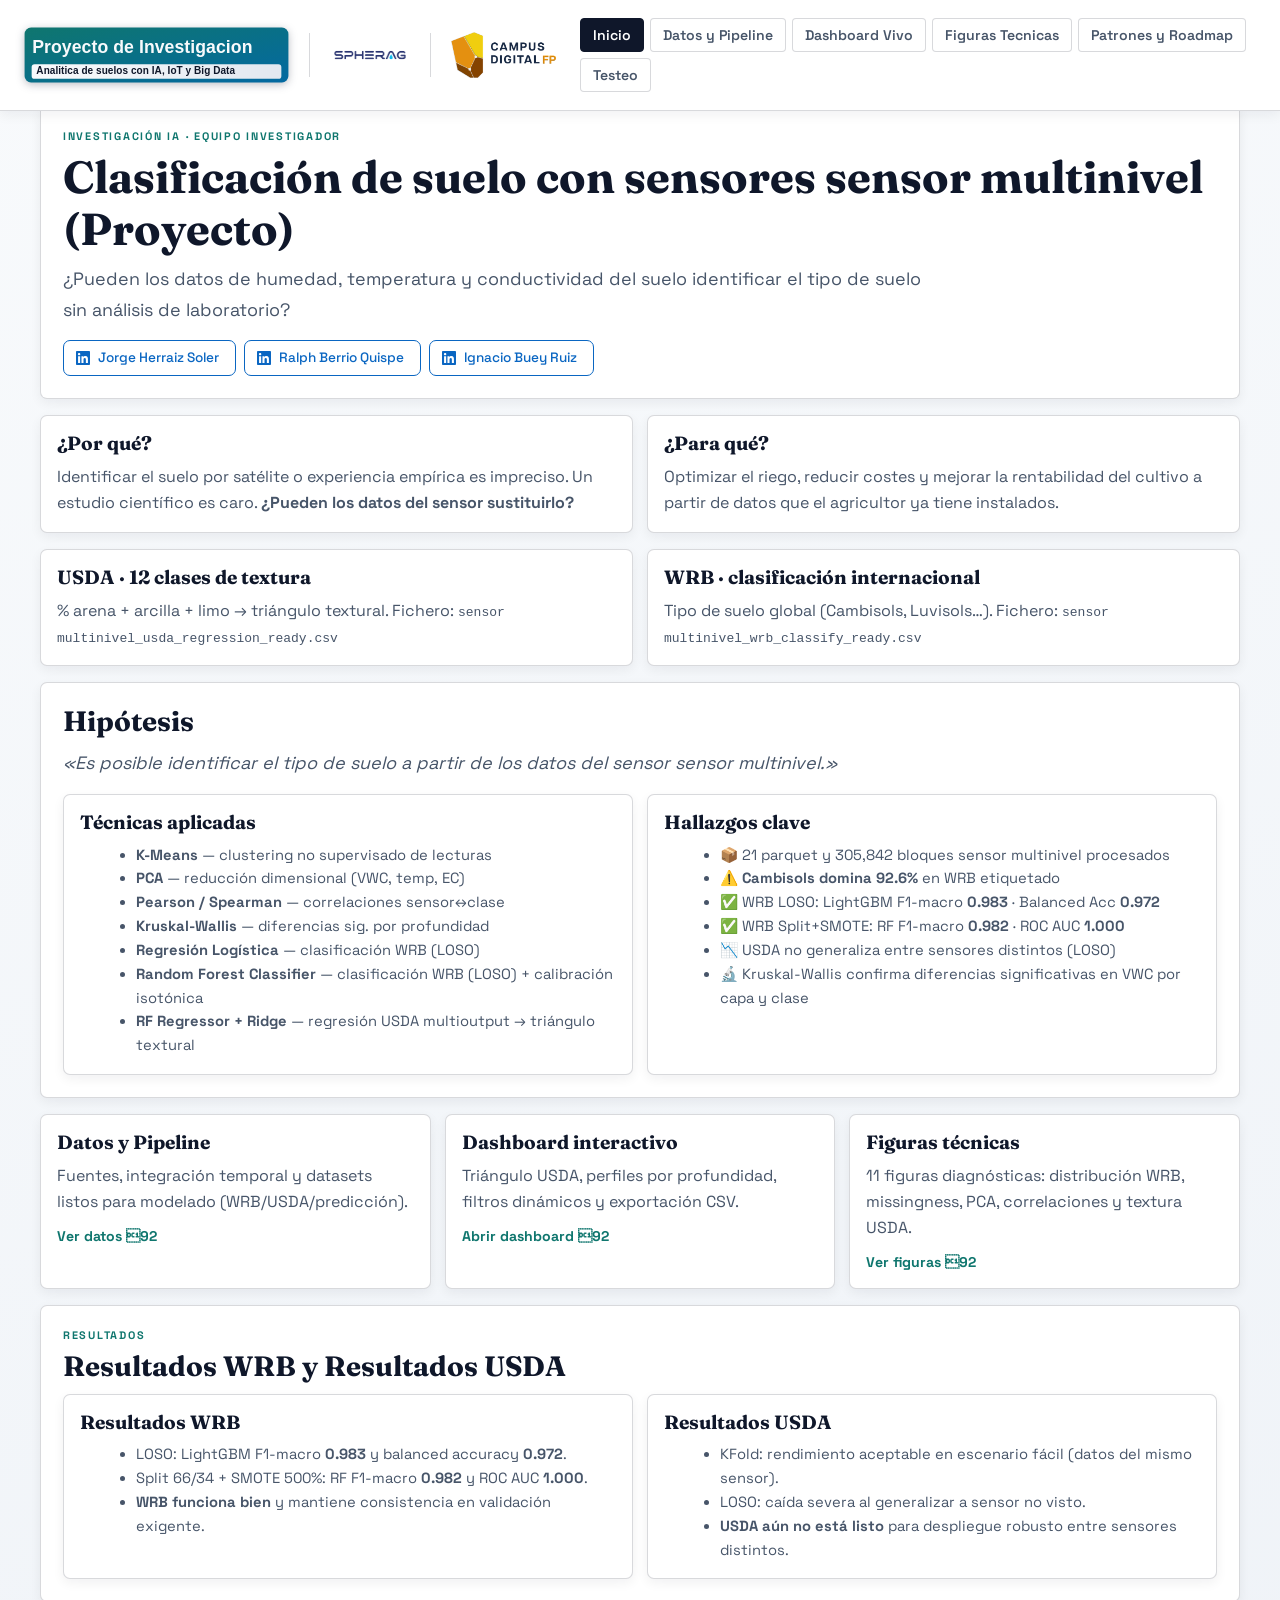
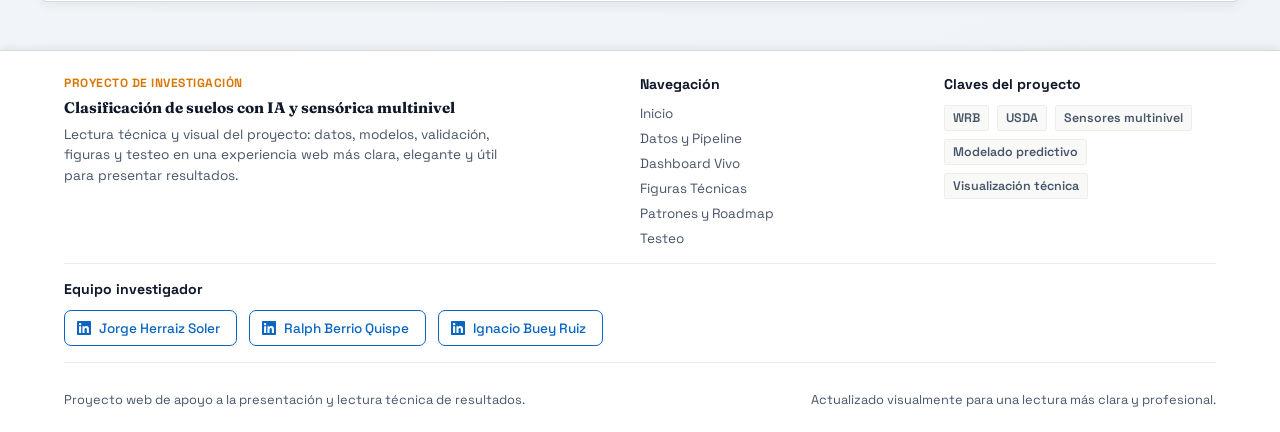
<file: index.html>
﻿<!DOCTYPE html>
<html lang="es">
<head>
  <meta charset="UTF-8" />
  <meta name="viewport" content="width=device-width, initial-scale=1.0" />
  <title>Clasificación de tipos de suelo · Proyecto</title>
  <link rel="preconnect" href="https://fonts.googleapis.com" />
  <link rel="preconnect" href="https://fonts.gstatic.com" crossorigin />
  <link href="https://fonts.googleapis.com/css2?family=Space+Grotesk:wght@400;500;700&family=Fraunces:opsz,wght@9..144,600;9..144,700&display=swap" rel="stylesheet" />
  <link rel="stylesheet" href="styles.css" />
</head>
<body>
  <header class="site-header">
    <div class="brand">
      <div class="brand-logos">
        <img src="logos/logo_proyecto.svg" alt="Proyecto de investigacion" class="logo-proyecto" />
        <span class="divider"></span>
        <img src="logos/logo_spherag.png" alt="Spherag" class="logo-spherag" />
        <span class="divider"></span>
        <img src="logos/logo_campus.png" alt="Campus Digital" class="logo-campus" />
      </div>
    </div>
    <nav class="page-nav">
      <a class="nav-link is-active" href="index.html">Inicio</a>
      <a class="nav-link" href="datos.html">Datos y Pipeline</a>
      <a class="nav-link" href="dashboard.html">Dashboard Vivo</a>
      <a class="nav-link" href="figuras.html">Figuras Tecnicas</a>
      <a class="nav-link" href="conclusiones.html">Patrones y Roadmap</a>
      <a class="nav-link" href="testeo.html">Testeo</a>
    </nav>
  </header>

  <main class="page-container">

    <section class="hero">
      <p class="kicker">Investigación IA · equipo investigador</p>
      <h1>Clasificación de suelo con sensores sensor multinivel (Proyecto)</h1>
      <p class="lead">¿Pueden los datos de humedad, temperatura y conductividad del suelo identificar el tipo de suelo sin análisis de laboratorio?</p>
      <div class="chip-row">
        <a class="chip chip-linkedin" href="https://www.linkedin.com/in/jorgeherraizsoler/" target="_blank" rel="noopener noreferrer">Jorge Herraiz Soler</a>
        <a class="chip chip-linkedin" href="https://www.linkedin.com/in/ralphberrio/" target="_blank" rel="noopener noreferrer">Ralph Berrio Quispe</a>
        <a class="chip chip-linkedin" href="https://www.linkedin.com/in/ignacio-buey-ruiz-a38708314/" target="_blank" rel="noopener noreferrer">Ignacio Buey Ruiz</a>
      </div>
    </section>

    <section class="grid two">
      <article class="card">
        <h3>¿Por qué?</h3>
        <p>Identificar el suelo por satélite o experiencia empírica es impreciso. Un estudio científico es caro. <strong>¿Pueden los datos del sensor sustituirlo?</strong></p>
      </article>
      <article class="card">
        <h3>¿Para qué?</h3>
        <p>Optimizar el riego, reducir costes y mejorar la rentabilidad del cultivo a partir de datos que el agricultor ya tiene instalados.</p>
      </article>
    </section>

    <section class="grid two">
      <article class="card">
        <h3>USDA · 12 clases de textura</h3>
        <p>% arena + arcilla + limo → triángulo textural. Fichero: <code>sensor multinivel_usda_regression_ready.csv</code></p>
      </article>
      <article class="card">
        <h3>WRB · clasificación internacional</h3>
        <p>Tipo de suelo global (Cambisols, Luvisols…). Fichero: <code>sensor multinivel_wrb_classify_ready.csv</code></p>
      </article>
    </section>

    <section class="content-block">
      <h2>Hipótesis</h2>
      <p class="lead" style="margin-bottom:16px;">
        <em>«Es posible identificar el tipo de suelo a partir de los datos del sensor sensor multinivel.»</em>
      </p>

      <div class="grid two" style="margin-top:12px;">
        <article class="card">
          <h3>Técnicas aplicadas</h3>
          <ul style="margin:8px 0 0 16px; line-height:2; font-size:0.92rem;">
            <li><strong>K-Means</strong> — clustering no supervisado de lecturas</li>
            <li><strong>PCA</strong> — reducción dimensional (VWC, temp, EC)</li>
            <li><strong>Pearson / Spearman</strong> — correlaciones sensor↔clase</li>
            <li><strong>Kruskal-Wallis</strong> — diferencias sig. por profundidad</li>
            <li><strong>Regresión Logística</strong> — clasificación WRB (LOSO)</li>
            <li><strong>Random Forest Classifier</strong> — clasificación WRB (LOSO) + calibración isotónica</li>
            <li><strong>RF Regressor + Ridge</strong> — regresión USDA multioutput → triángulo textural</li>
          </ul>
        </article>
        <article class="card">
          <h3>Hallazgos clave</h3>
          <ul style="margin:8px 0 0 16px; line-height:2; font-size:0.92rem;">
            <li>📦 21 parquet y 305,842 bloques sensor multinivel procesados</li>
            <li>⚠️ <strong>Cambisols domina 92.6%</strong> en WRB etiquetado</li>
            <li>✅ WRB LOSO: LightGBM F1-macro <strong>0.983</strong> · Balanced Acc <strong>0.972</strong></li>
            <li>✅ WRB Split+SMOTE: RF F1-macro <strong>0.982</strong> · ROC AUC <strong>1.000</strong></li>
            <li>📉 USDA no generaliza entre sensores distintos (LOSO)</li>
            <li>🔬 Kruskal-Wallis confirma diferencias significativas en VWC por capa y clase</li>
          </ul>
        </article>
      </div>
    </section>

    <section class="grid three">
      <article class="card">
        <h3>Datos y Pipeline</h3>
        <p>Fuentes, integración temporal y datasets listos para modelado (WRB/USDA/predicción).</p>
        <a class="action-link" href="datos.html">Ver datos</a>
      </article>
      <article class="card">
        <h3>Dashboard interactivo</h3>
        <p>Triángulo USDA, perfiles por profundidad, filtros dinámicos y exportación CSV.</p>
        <a class="action-link" href="dashboard.html">Abrir dashboard</a>
      </article>
      <article class="card">
        <h3>Figuras técnicas</h3>
        <p>11 figuras diagnósticas: distribución WRB, missingness, PCA, correlaciones y textura USDA.</p>
        <a class="action-link" href="figuras.html">Ver figuras</a>
      </article>
    </section>

    <section class="content-block">
      <p class="kicker">Resultados</p>
      <h2>Resultados WRB y Resultados USDA</h2>
      <div class="grid two" style="margin-top:12px;">
        <article class="card">
          <h3>Resultados WRB</h3>
          <ul style="margin:8px 0 0 16px; line-height:2; font-size:0.92rem;">
            <li>LOSO: LightGBM F1-macro <strong>0.983</strong> y balanced accuracy <strong>0.972</strong>.</li>
            <li>Split 66/34 + SMOTE 500%: RF F1-macro <strong>0.982</strong> y ROC AUC <strong>1.000</strong>.</li>
            <li><strong>WRB funciona bien</strong> y mantiene consistencia en validación exigente.</li>
          </ul>
        </article>
        <article class="card">
          <h3>Resultados USDA</h3>
          <ul style="margin:8px 0 0 16px; line-height:2; font-size:0.92rem;">
            <li>KFold: rendimiento aceptable en escenario fácil (datos del mismo sensor).</li>
            <li>LOSO: caída severa al generalizar a sensor no visto.</li>
            <li><strong>USDA aún no está listo</strong> para despliegue robusto entre sensores distintos.</li>
          </ul>
        </article>
      </div>
    </section>

  </main>
  <script src="site-effects.js"></script>
</body>
</html>
</file>
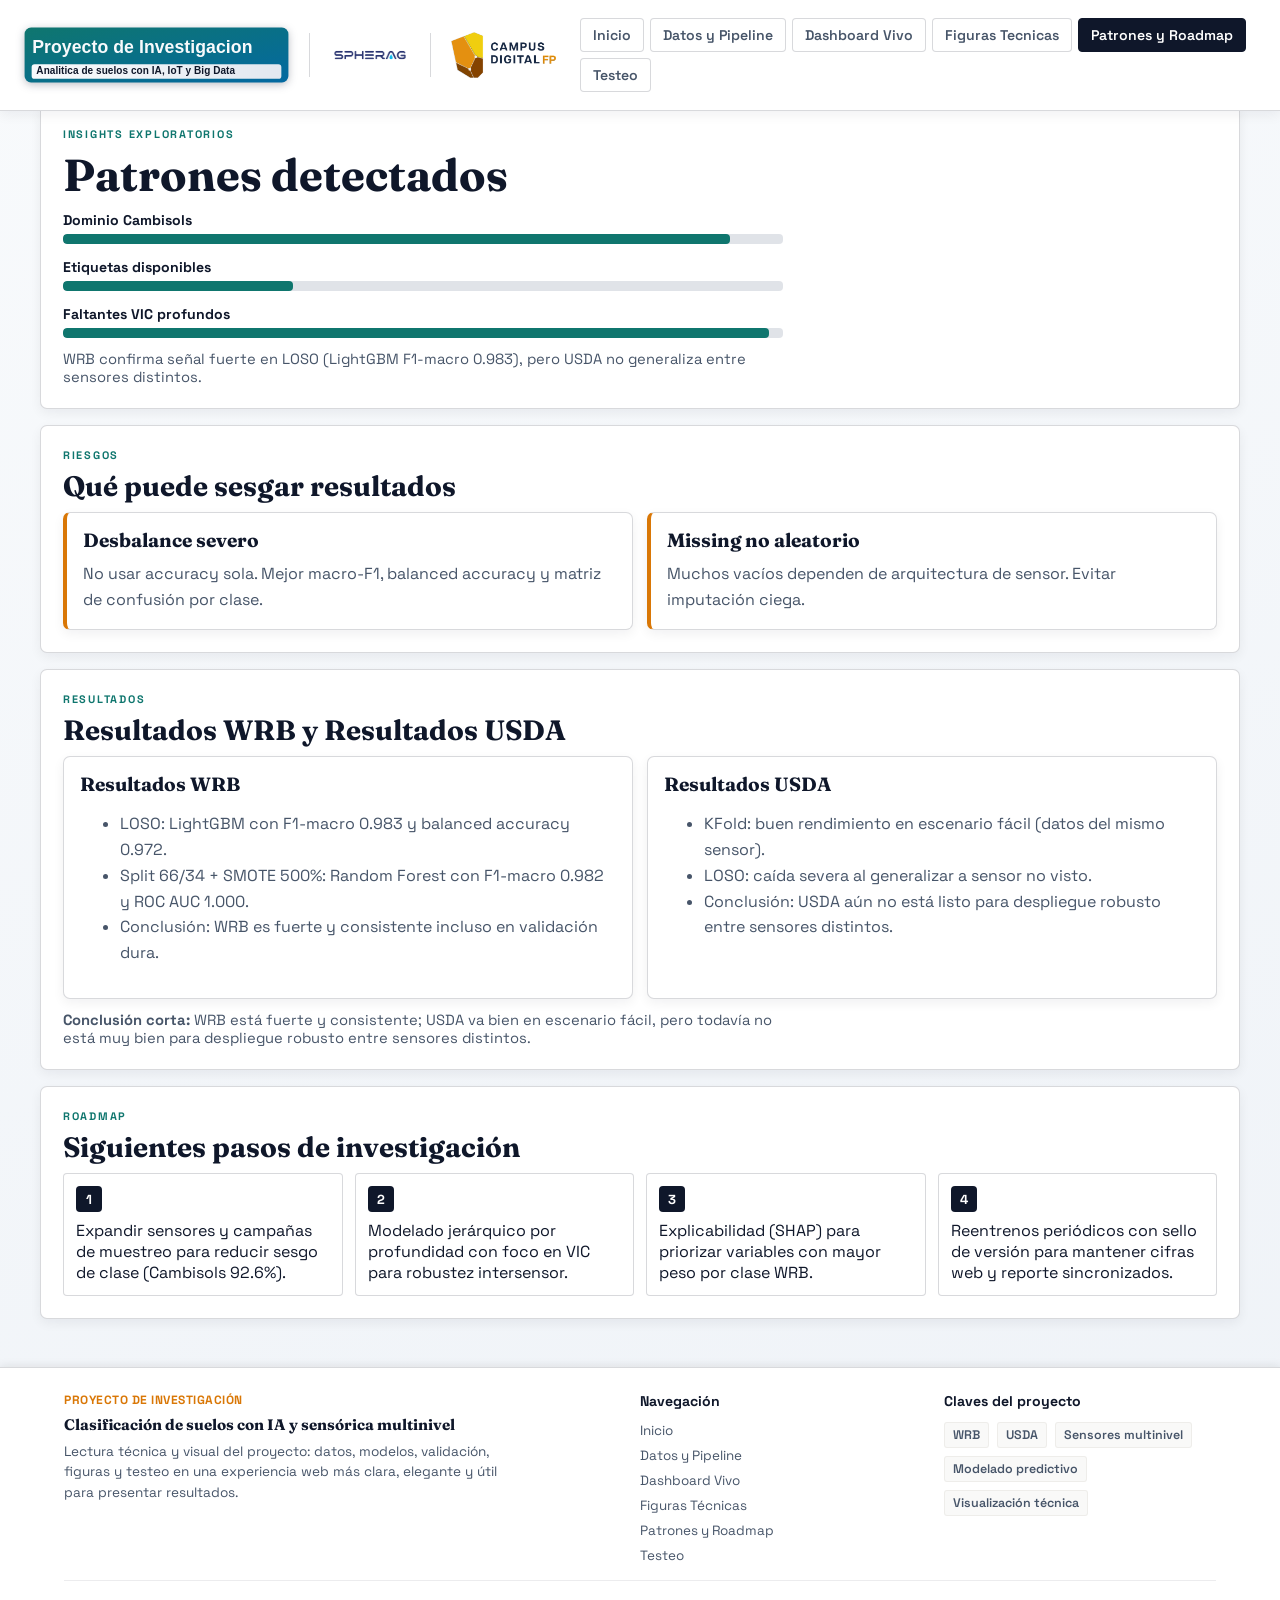
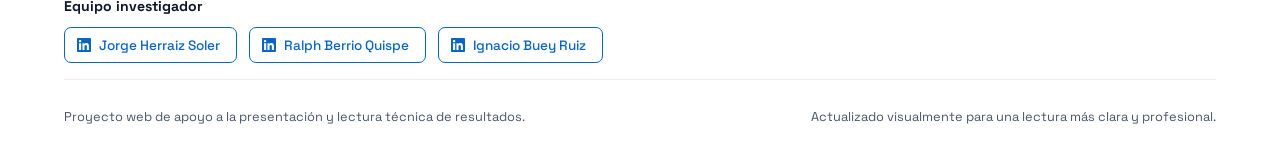
<file: conclusiones.html>
﻿<!DOCTYPE html>
<html lang="es">
<head>
  <meta charset="UTF-8" />
  <meta name="viewport" content="width=device-width, initial-scale=1.0" />
  <title>Presentacion sensor multinivel - Patrones y Roadmap</title>
  <link rel="preconnect" href="https://fonts.googleapis.com" />
  <link rel="preconnect" href="https://fonts.gstatic.com" crossorigin />
  <link href="https://fonts.googleapis.com/css2?family=Space+Grotesk:wght@400;500;700&family=Fraunces:opsz,wght@9..144,600;9..144,700&display=swap" rel="stylesheet" />
  <link rel="stylesheet" href="styles.css" />
</head>
<body>
  <header class="site-header">
    <div class="brand">
      <div class="brand-logos">
        <img src="logos/logo_proyecto.svg" alt="Proyecto de investigacion" class="logo-proyecto" />
        <span class="divider"></span>
        <img src="logos/logo_spherag.png" alt="Spherag" class="logo-spherag" />
        <span class="divider"></span>
        <img src="logos/logo_campus.png" alt="Campus Digital" class="logo-campus" />
      </div>
    </div>
    <nav class="page-nav">
      <a class="nav-link" href="index.html">Inicio</a>
      <a class="nav-link" href="datos.html">Datos y Pipeline</a>
      <a class="nav-link" href="dashboard.html">Dashboard Vivo</a>
      <a class="nav-link" href="figuras.html">Figuras Tecnicas</a>
      <a class="nav-link is-active" href="conclusiones.html">Patrones y Roadmap</a>
      <a class="nav-link" href="testeo.html">Testeo</a>
    </nav>
  </header>

  <main class="page-container">
    <section class="content-block">
      <p class="kicker">Insights exploratorios</p>
      <h1>Patrones detectados</h1>
      <div class="bars">
        <div class="bar-row"><span>Dominio Cambisols</span><div class="bar"><i style="width: 92.6%;"></i></div></div>
        <div class="bar-row"><span>Etiquetas disponibles</span><div class="bar"><i style="width: 32%;"></i></div></div>
        <div class="bar-row"><span>Faltantes VIC profundos</span><div class="bar"><i style="width: 98%;"></i></div></div>
      </div>
      <p class="note">WRB confirma señal fuerte en LOSO (LightGBM F1-macro 0.983), pero USDA no generaliza entre sensores distintos.</p>
    </section>

    <section class="content-block">
      <p class="kicker">Riesgos</p>
      <h2>Qué puede sesgar resultados</h2>
      <div class="grid two">
        <article class="card warn">
          <h3>Desbalance severo</h3>
          <p>No usar accuracy sola. Mejor macro-F1, balanced accuracy y matriz de confusión por clase.</p>
        </article>
        <article class="card warn">
          <h3>Missing no aleatorio</h3>
          <p>Muchos vacíos dependen de arquitectura de sensor. Evitar imputación ciega.</p>
        </article>
      </div>
    </section>

    <section class="content-block">
      <p class="kicker">Resultados</p>
      <h2>Resultados WRB y Resultados USDA</h2>
      <div class="grid two">
        <article class="card">
          <h3>Resultados WRB</h3>
          <ul>
            <li>LOSO: LightGBM con F1-macro 0.983 y balanced accuracy 0.972.</li>
            <li>Split 66/34 + SMOTE 500%: Random Forest con F1-macro 0.982 y ROC AUC 1.000.</li>
            <li>Conclusión: WRB es fuerte y consistente incluso en validación dura.</li>
          </ul>
        </article>
        <article class="card">
          <h3>Resultados USDA</h3>
          <ul>
            <li>KFold: buen rendimiento en escenario fácil (datos del mismo sensor).</li>
            <li>LOSO: caída severa al generalizar a sensor no visto.</li>
            <li>Conclusión: USDA aún no está listo para despliegue robusto entre sensores distintos.</li>
          </ul>
        </article>
      </div>
      <p class="note"><strong>Conclusión corta:</strong> WRB está fuerte y consistente; USDA va bien en escenario fácil, pero todavía no está muy bien para despliegue robusto entre sensores distintos.</p>
    </section>

    <section class="content-block">
      <p class="kicker">Roadmap</p>
      <h2>Siguientes pasos de investigación</h2>
      <div class="timeline">
        <div class="milestone"><b>1</b><p>Expandir sensores y campañas de muestreo para reducir sesgo de clase (Cambisols 92.6%).</p></div>
        <div class="milestone"><b>2</b><p>Modelado jerárquico por profundidad con foco en VIC para robustez intersensor.</p></div>
        <div class="milestone"><b>3</b><p>Explicabilidad (SHAP) para priorizar variables con mayor peso por clase WRB.</p></div>
        <div class="milestone"><b>4</b><p>Reentrenos periódicos con sello de versión para mantener cifras web y reporte sincronizados.</p></div>
      </div>
    </section>
  </main>
  <script src="site-effects.js"></script>
</body>
</html>
</file>
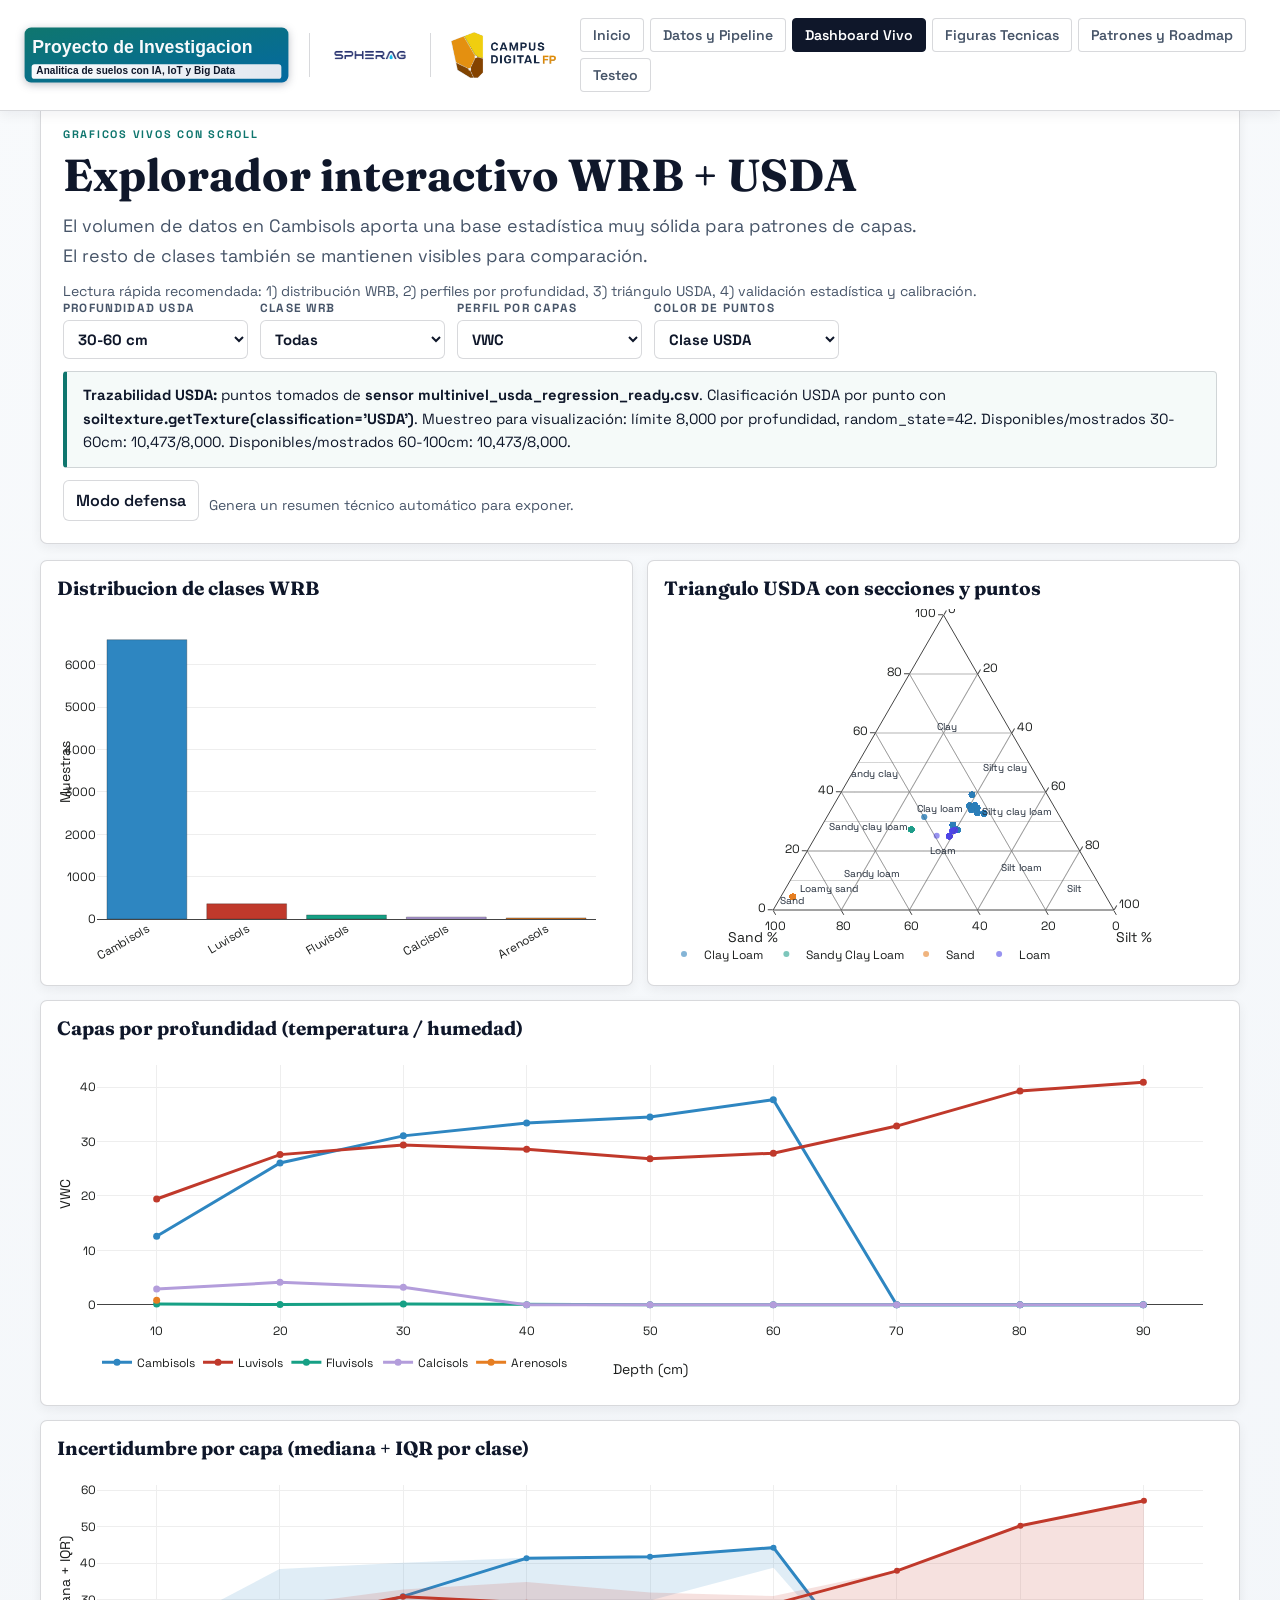
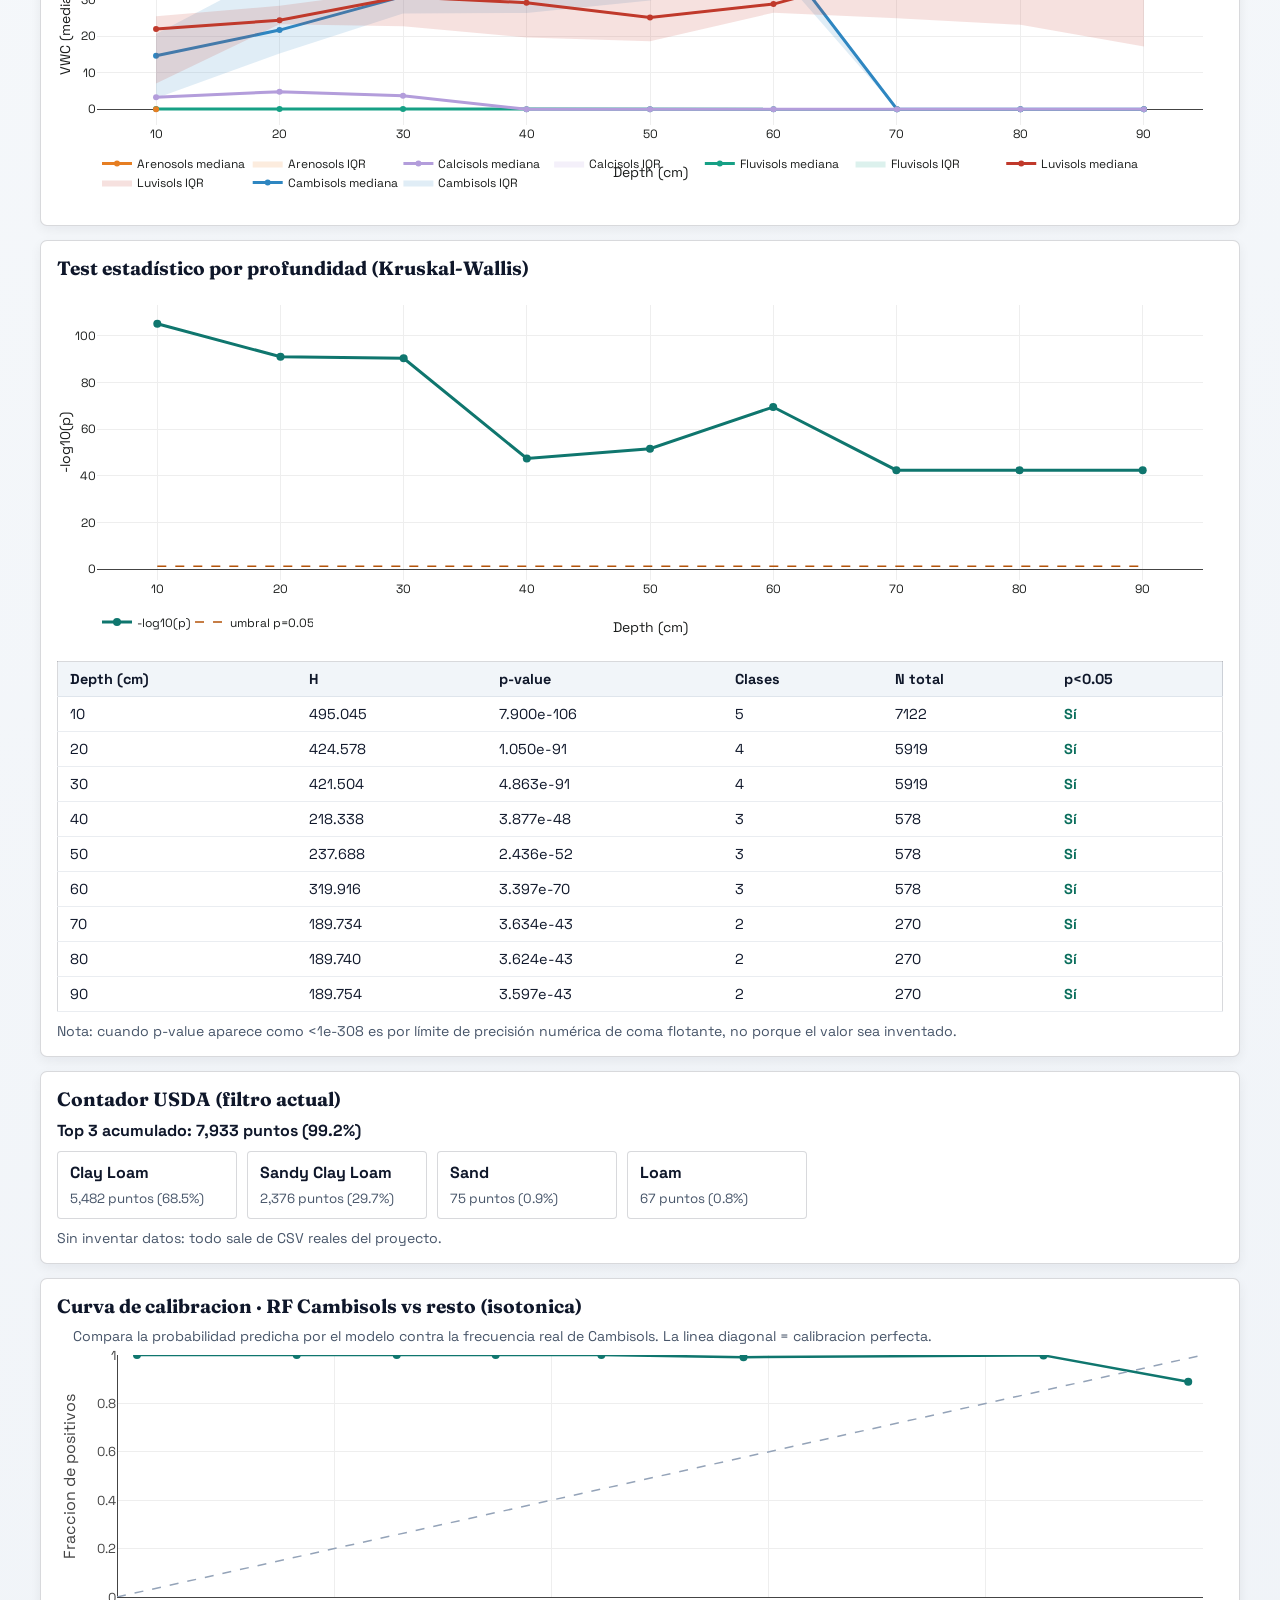
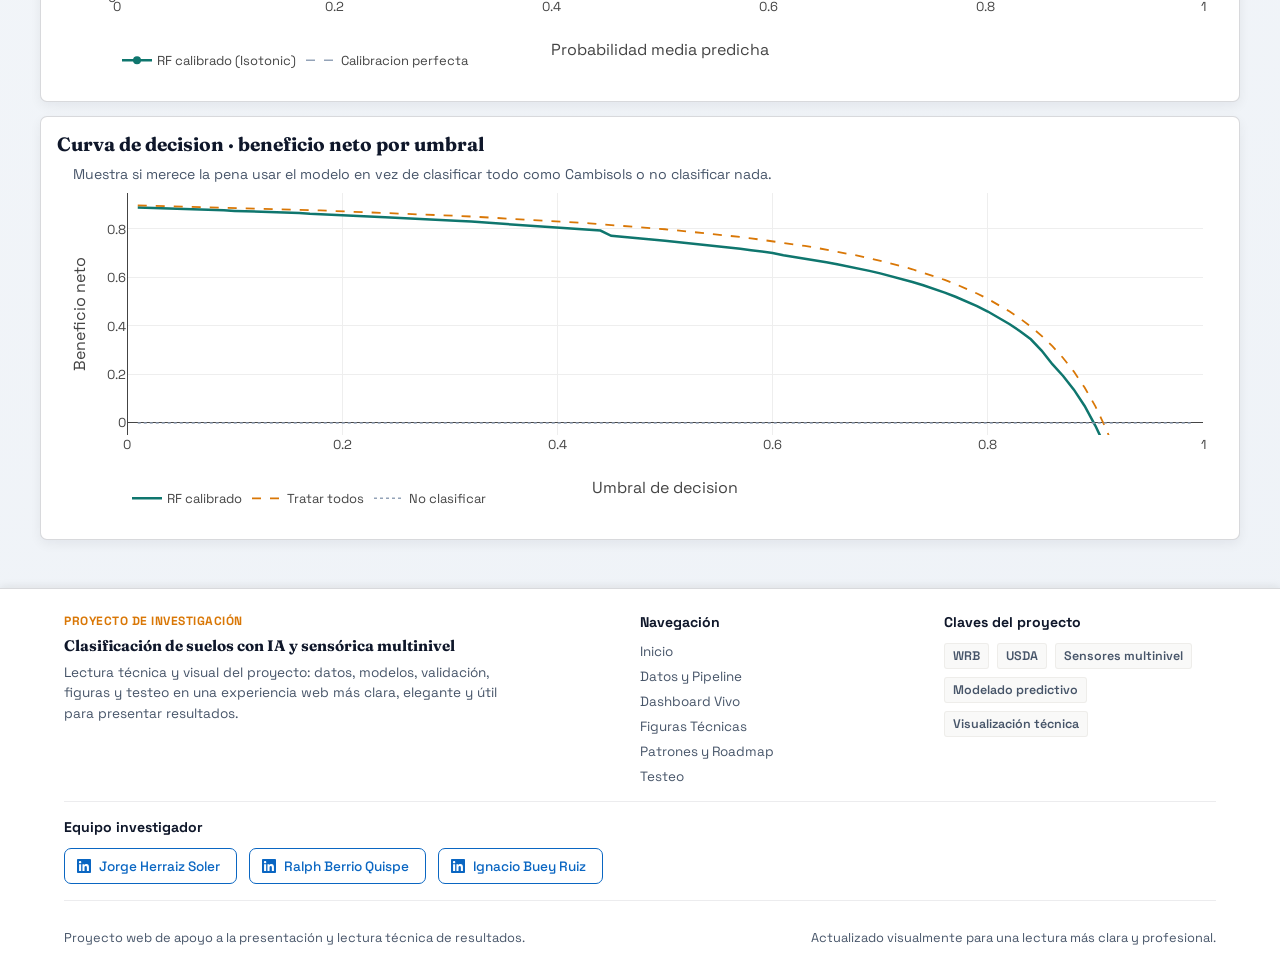
<file: dashboard.html>
﻿<!DOCTYPE html>
<html lang="es">
<head>
  <meta charset="UTF-8" />
  <meta name="viewport" content="width=device-width, initial-scale=1.0" />
  <title>Presentacion sensor multinivel - Dashboard Vivo</title>
  <link rel="preconnect" href="https://fonts.googleapis.com" />
  <link rel="preconnect" href="https://fonts.gstatic.com" crossorigin />
  <link href="https://fonts.googleapis.com/css2?family=Space+Grotesk:wght@400;500;700&family=Fraunces:opsz,wght@9..144,600;9..144,700&display=swap" rel="stylesheet" />
  <link rel="stylesheet" href="styles.css" />
  <script src="https://cdn.plot.ly/plotly-2.35.2.min.js"></script>
</head>
<body>
  <header class="site-header">
    <div class="brand">
      <div class="brand-logos">
        <img src="logos/logo_proyecto.svg" alt="Proyecto de investigacion" class="logo-proyecto" />
        <span class="divider"></span>
        <img src="logos/logo_spherag.png" alt="Spherag" class="logo-spherag" />
        <span class="divider"></span>
        <img src="logos/logo_campus.png" alt="Campus Digital" class="logo-campus" />
      </div>
    </div>
    <nav class="page-nav">
      <a class="nav-link" href="index.html">Inicio</a>
      <a class="nav-link" href="datos.html">Datos y Pipeline</a>
      <a class="nav-link is-active" href="dashboard.html">Dashboard Vivo</a>
      <a class="nav-link" href="figuras.html">Figuras Tecnicas</a>
      <a class="nav-link" href="conclusiones.html">Patrones y Roadmap</a>
      <a class="nav-link" href="testeo.html">Testeo</a>
    </nav>
  </header>

  <main class="page-container">
    <section class="content-block">
      <p class="kicker">Graficos vivos con scroll</p>
      <h1>Explorador interactivo WRB + USDA</h1>
      <p class="lead">El volumen de datos en Cambisols aporta una base estadística muy sólida para patrones de capas. El resto de clases también se mantienen visibles para comparación.</p>
      <p class="counter-note">Lectura rápida recomendada: 1) distribución WRB, 2) perfiles por profundidad, 3) triángulo USDA, 4) validación estadística y calibración.</p>

      <div class="live-controls">
        <label>
          Profundidad USDA
          <select id="depthSelect">
            <option value="depth_30_60">30-60 cm</option>
            <option value="depth_60_100">60-100 cm</option>
          </select>
        </label>
        <label>
          Clase WRB
          <select id="classSelect">
            <option value="All">Todas</option>
          </select>
        </label>
        <label>
          Perfil por capas
          <select id="signalSelect">
            <option value="vwc">VWC</option>
            <option value="temp">TEMP</option>
          </select>
        </label>
        <label>
          Color de puntos
          <select id="colorModeSelect">
            <option value="usda" selected>Clase USDA</option>
            <option value="wrb">Clase WRB</option>
          </select>
        </label>
      </div>

      <div id="provenanceBox" class="provenance-box"></div>

      <div class="defense-tools">
        <button id="defenseModeBtn" class="ctrl" type="button">Modo defensa</button>
        <p class="counter-note">Genera un resumen técnico automático para exponer.</p>
      </div>
      <article id="defenseCard" class="defense-card" hidden>
        <h3>Resumen para defensa</h3>
        <div id="defenseContent"></div>
      </article>
    </section>

    <section class="chart-grid">
      <article class="chart-card">
        <h3>Distribucion de clases WRB</h3>
        <div id="wrbChart" class="chart"></div>
      </article>

      <article class="chart-card">
        <h3>Triangulo USDA con secciones y puntos</h3>
        <div id="usdaChart" class="chart"></div>
      </article>

      <article class="chart-card full">
        <h3>Capas por profundidad (temperatura / humedad)</h3>
        <div id="profileChart" class="chart wide"></div>
      </article>

      <article class="chart-card full">
        <h3>Incertidumbre por capa (mediana + IQR por clase)</h3>
        <div id="uncertaintyChart" class="chart wide"></div>
      </article>

      <article class="chart-card full">
        <h3>Test estadístico por profundidad (Kruskal-Wallis)</h3>
        <div id="kruskalChart" class="chart"></div>
        <div id="kruskalPanel" class="stats-panel"></div>
      </article>

      <article class="chart-card full">
        <h3>Contador USDA (filtro actual)</h3>
        <div class="counter-tools">
          <p id="top3Summary" class="counter-summary">Top 3 acumulado: -</p>
        </div>
        <div id="usdaClassCounter" class="class-counter"></div>
        <p class="counter-note">Sin inventar datos: todo sale de CSV reales del proyecto.</p>
      </article>

      <article class="chart-card full">
        <h3>Curva de calibracion · RF Cambisols vs resto (isotonica)</h3>
        <p style="color:var(--muted); font-size:0.88rem; margin:6px 16px 0;">Compara la probabilidad predicha por el modelo contra la frecuencia real de Cambisols. La linea diagonal = calibracion perfecta.</p>
        <div id="calibrationChart" class="chart wide"></div>
      </article>

      <article class="chart-card full">
        <h3>Curva de decision · beneficio neto por umbral</h3>
        <p style="color:var(--muted); font-size:0.88rem; margin:6px 16px 0;">Muestra si merece la pena usar el modelo en vez de clasificar todo como Cambisols o no clasificar nada.</p>
        <div id="decisionChart" class="chart wide"></div>
      </article>

    </section>
  </main>

  <script src="presentation_data.js"></script>
  <script src="dashboard.js"></script>
  <script>
  (function() {
    var data = {"calibration":{"mean_pred":[0.0184,0.1655,0.2576,0.3487,0.4460,0.5769,0.8531,0.9864],"frac_pos":[1.0,1.0,1.0,1.0,1.0,0.9912,0.9984,0.8895]},"decision":{"thresholds":[0.01,0.02,0.03,0.04,0.05,0.06,0.07,0.08,0.09,0.10,0.11,0.12,0.13,0.14,0.15,0.16,0.17,0.18,0.19,0.20,0.21,0.22,0.23,0.24,0.25,0.26,0.27,0.28,0.29,0.30,0.31,0.32,0.33,0.34,0.35,0.36,0.37,0.38,0.39,0.40,0.41,0.42,0.43,0.44,0.45,0.46,0.47,0.48,0.49,0.50,0.51,0.52,0.53,0.54,0.55,0.56,0.57,0.58,0.59,0.60,0.61,0.62,0.63,0.64,0.65,0.66,0.67,0.68,0.69,0.70,0.71,0.72,0.73,0.74,0.75,0.76,0.77,0.78,0.79,0.80,0.81,0.82,0.83,0.84,0.85,0.86,0.87,0.88,0.89,0.90,0.91,0.92,0.93,0.94,0.95,0.96,0.97,0.98,0.99],"nb_model":[0.8886,0.8875,0.8865,0.8839,0.8828,0.8817,0.8795,0.8783,0.8771,0.8747,0.8734,0.8721,0.8700,0.8686,0.8673,0.8656,0.8626,0.8611,0.8596,0.8563,0.8547,0.8530,0.8506,0.8489,0.8471,0.8442,0.8423,0.8404,0.8373,0.8353,0.8333,0.8306,0.8273,0.8251,0.8219,0.8184,0.8158,0.8133,0.8092,0.8063,0.8035,0.7996,0.7965,0.7934,0.7719,0.7685,0.7651,0.7592,0.7555,0.7516,0.7471,0.7429,0.7382,0.7337,0.7284,0.7235,0.7182,0.7127,0.7070,0.7011,0.6913,0.6847,0.6778,0.6705,0.6628,0.6547,0.6461,0.6369,0.6272,0.6169,0.6059,0.5941,0.5815,0.5679,0.5533,0.5375,0.5205,0.5019,0.4817,0.4595,0.4351,0.4082,0.3782,0.3448,0.2984,0.2423,0.1935,0.1373,0.0699,-0.0120,-0.1054,-0.2926,-0.4354,-0.6181,-0.1732,-0.3887,-0.6824,-1.1619,-2.1053],"nb_all":[0.8974,0.8964,0.8953,0.8943,0.8932,0.8920,0.8909,0.8897,0.8885,0.8873,0.8860,0.8848,0.8834,0.8821,0.8807,0.8793,0.8779,0.8764,0.8749,0.8734,0.8718,0.8702,0.8685,0.8668,0.8650,0.8632,0.8614,0.8595,0.8575,0.8555,0.8535,0.8514,0.8492,0.8469,0.8446,0.8422,0.8397,0.8372,0.8346,0.8319,0.8291,0.8262,0.8232,0.8201,0.8169,0.8135,0.8101,0.8065,0.8028,0.7989,0.7949,0.7907,0.7863,0.7818,0.7771,0.7721,0.7669,0.7615,0.7558,0.7499,0.7436,0.7370,0.7301,0.7228,0.7151,0.7070,0.6984,0.6893,0.6795,0.6692,0.6581,0.6464,0.6338,0.6202,0.6056,0.5899,0.5728,0.5542,0.5339,0.5118,0.4874,0.4604,0.4305,0.3970,0.3593,0.3166,0.2678,0.2116,0.1459,0.0683,-0.0247,-0.1385,-0.2806,-0.4633,-0.7067,-1.0474,-1.5579,-2.4077,-4.1029],"prevalence":0.8985}};

    Plotly.newPlot('calibrationChart', [
      {
        x: data.calibration.mean_pred,
        y: data.calibration.frac_pos,
        mode: 'lines+markers',
        name: 'RF calibrado (Isotonic)',
        line: { color: '#0f766e', width: 2.5 },
        marker: { size: 8, color: '#0f766e' },
        hovertemplate: 'Prob. predicha: %{x:.3f}<br>Fraccion real: %{y:.3f}<extra></extra>'
      },
      {
        x: [0, 1], y: [0, 1],
        mode: 'lines',
        name: 'Calibracion perfecta',
        line: { color: '#94a3b8', dash: 'dash', width: 1.5 }
      }
    ], {
      xaxis: { title: 'Probabilidad media predicha', range: [0, 1] },
      yaxis: { title: 'Fraccion de positivos', range: [0, 1] },
      legend: { orientation: 'h', y: -0.2 },
      margin: { t: 10, b: 60, l: 60, r: 20 },
      plot_bgcolor: '#fff', paper_bgcolor: '#fff',
      font: { family: 'Space Grotesk, Segoe UI, sans-serif', size: 13 }
    }, { responsive: true, displayModeBar: false });

    var prev = data.decision.prevalence;
    Plotly.newPlot('decisionChart', [
      {
        x: data.decision.thresholds,
        y: data.decision.nb_model,
        mode: 'lines', name: 'RF calibrado',
        line: { color: '#0f766e', width: 2.5 },
        hovertemplate: 'Umbral: %{x:.2f}<br>Beneficio neto: %{y:.4f}<extra></extra>'
      },
      {
        x: data.decision.thresholds,
        y: data.decision.nb_all,
        mode: 'lines', name: 'Tratar todos',
        line: { color: '#d97706', dash: 'dash', width: 1.8 },
        hovertemplate: 'Umbral: %{x:.2f}<br>Beneficio neto: %{y:.4f}<extra></extra>'
      },
      {
        x: data.decision.thresholds,
        y: data.decision.thresholds.map(function() { return 0; }),
        mode: 'lines', name: 'No clasificar',
        line: { color: '#94a3b8', dash: 'dot', width: 1.5 }
      }
    ], {
      xaxis: { title: 'Umbral de decision', range: [0, 1] },
      yaxis: { title: 'Beneficio neto', range: [-0.05, Math.max(prev + 0.05, 0.6)] },
      legend: { orientation: 'h', y: -0.2 },
      margin: { t: 10, b: 60, l: 70, r: 20 },
      plot_bgcolor: '#fff', paper_bgcolor: '#fff',
      font: { family: 'Space Grotesk, Segoe UI, sans-serif', size: 13 }
    }, { responsive: true, displayModeBar: false });
  })();
  </script>
  <script src="site-effects.js"></script>
</body>
</html>
</file>
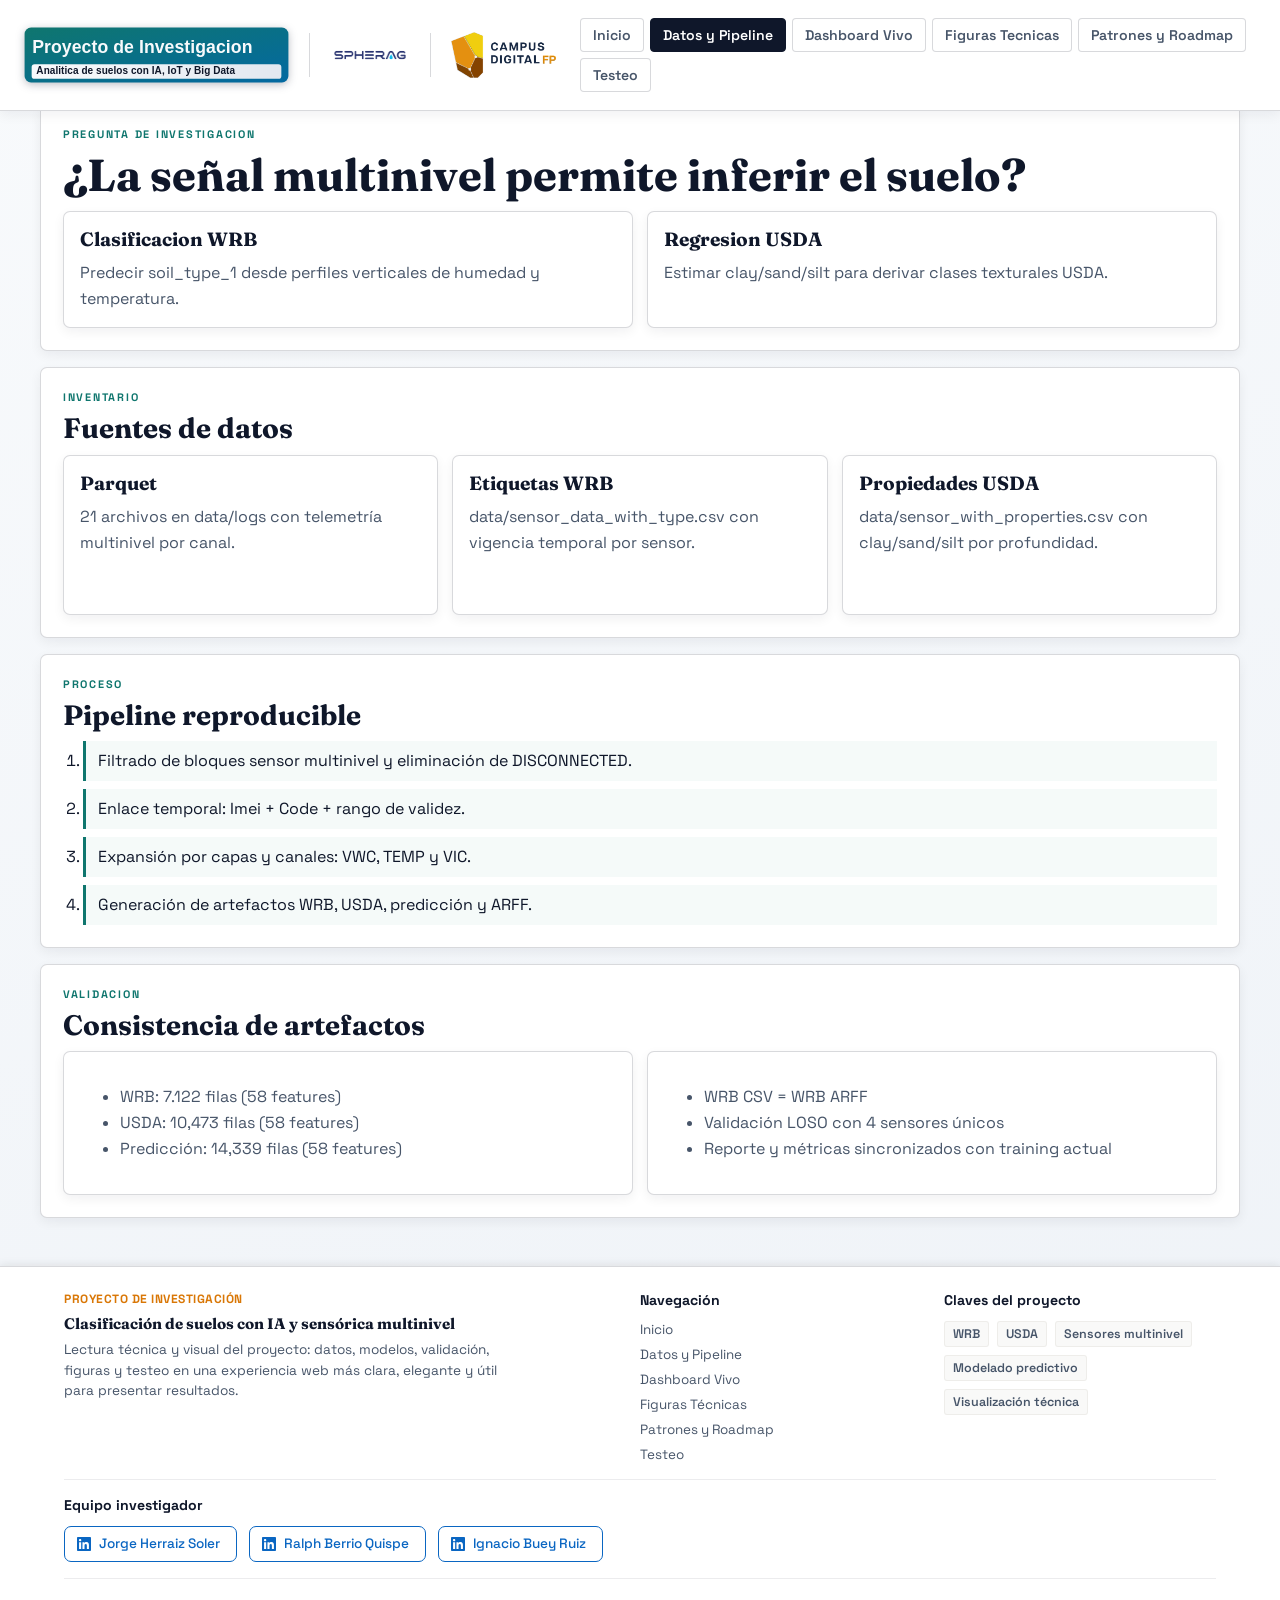
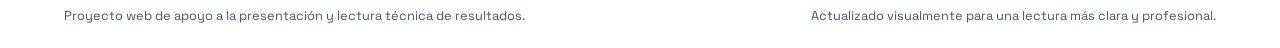
<file: datos.html>
﻿<!DOCTYPE html>
<html lang="es">
<head>
  <meta charset="UTF-8" />
  <meta name="viewport" content="width=device-width, initial-scale=1.0" />
  <title>Presentacion sensor multinivel - Datos y Pipeline</title>
  <link rel="preconnect" href="https://fonts.googleapis.com" />
  <link rel="preconnect" href="https://fonts.gstatic.com" crossorigin />
  <link href="https://fonts.googleapis.com/css2?family=Space+Grotesk:wght@400;500;700&family=Fraunces:opsz,wght@9..144,600;9..144,700&display=swap" rel="stylesheet" />
  <link rel="stylesheet" href="styles.css" />
</head>
<body>
  <header class="site-header">
    <div class="brand">
      <div class="brand-logos">
        <img src="logos/logo_proyecto.svg" alt="Proyecto de investigacion" class="logo-proyecto" />
        <span class="divider"></span>
        <img src="logos/logo_spherag.png" alt="Spherag" class="logo-spherag" />
        <span class="divider"></span>
        <img src="logos/logo_campus.png" alt="Campus Digital" class="logo-campus" />
      </div>
    </div>
    <nav class="page-nav">
      <a class="nav-link" href="index.html">Inicio</a>
      <a class="nav-link is-active" href="datos.html">Datos y Pipeline</a>
      <a class="nav-link" href="dashboard.html">Dashboard Vivo</a>
      <a class="nav-link" href="figuras.html">Figuras Tecnicas</a>
      <a class="nav-link" href="conclusiones.html">Patrones y Roadmap</a>
      <a class="nav-link" href="testeo.html">Testeo</a>
    </nav>
  </header>

  <main class="page-container">
    <section class="content-block">
      <p class="kicker">Pregunta de investigacion</p>
      <h1>¿La señal multinivel permite inferir el suelo?</h1>
      <div class="grid two">
        <article class="card">
          <h3>Clasificacion WRB</h3>
          <p>Predecir soil_type_1 desde perfiles verticales de humedad y temperatura.</p>
        </article>
        <article class="card">
          <h3>Regresion USDA</h3>
          <p>Estimar clay/sand/silt para derivar clases texturales USDA.</p>
        </article>
      </div>
    </section>

    <section class="content-block">
      <p class="kicker">Inventario</p>
      <h2>Fuentes de datos</h2>
      <div class="grid three">
        <article class="card tall">
          <h3>Parquet</h3>
          <p>21 archivos en data/logs con telemetría multinivel por canal.</p>
        </article>
        <article class="card tall">
          <h3>Etiquetas WRB</h3>
          <p>data/sensor_data_with_type.csv con vigencia temporal por sensor.</p>
        </article>
        <article class="card tall">
          <h3>Propiedades USDA</h3>
          <p>data/sensor_with_properties.csv con clay/sand/silt por profundidad.</p>
        </article>
      </div>
    </section>

    <section class="content-block">
      <p class="kicker">Proceso</p>
      <h2>Pipeline reproducible</h2>
      <ol class="steps">
        <li>Filtrado de bloques sensor multinivel y eliminación de DISCONNECTED.</li>
        <li>Enlace temporal: Imei + Code + rango de validez.</li>
        <li>Expansión por capas y canales: VWC, TEMP y VIC.</li>
        <li>Generación de artefactos WRB, USDA, predicción y ARFF.</li>
      </ol>
    </section>

    <section class="content-block">
      <p class="kicker">Validacion</p>
      <h2>Consistencia de artefactos</h2>
      <div class="grid two">
        <article class="card">
          <ul>
            <li>WRB: 7.122 filas (58 features)</li>
            <li>USDA: 10,473 filas (58 features)</li>
            <li>Predicción: 14,339 filas (58 features)</li>
          </ul>
        </article>
        <article class="card">
          <ul>
            <li>WRB CSV = WRB ARFF</li>
            <li>Validación LOSO con 4 sensores únicos</li>
            <li>Reporte y métricas sincronizados con training actual</li>
          </ul>
        </article>
      </div>
    </section>
  </main>
  <script src="site-effects.js"></script>
</body>
</html>
</file>
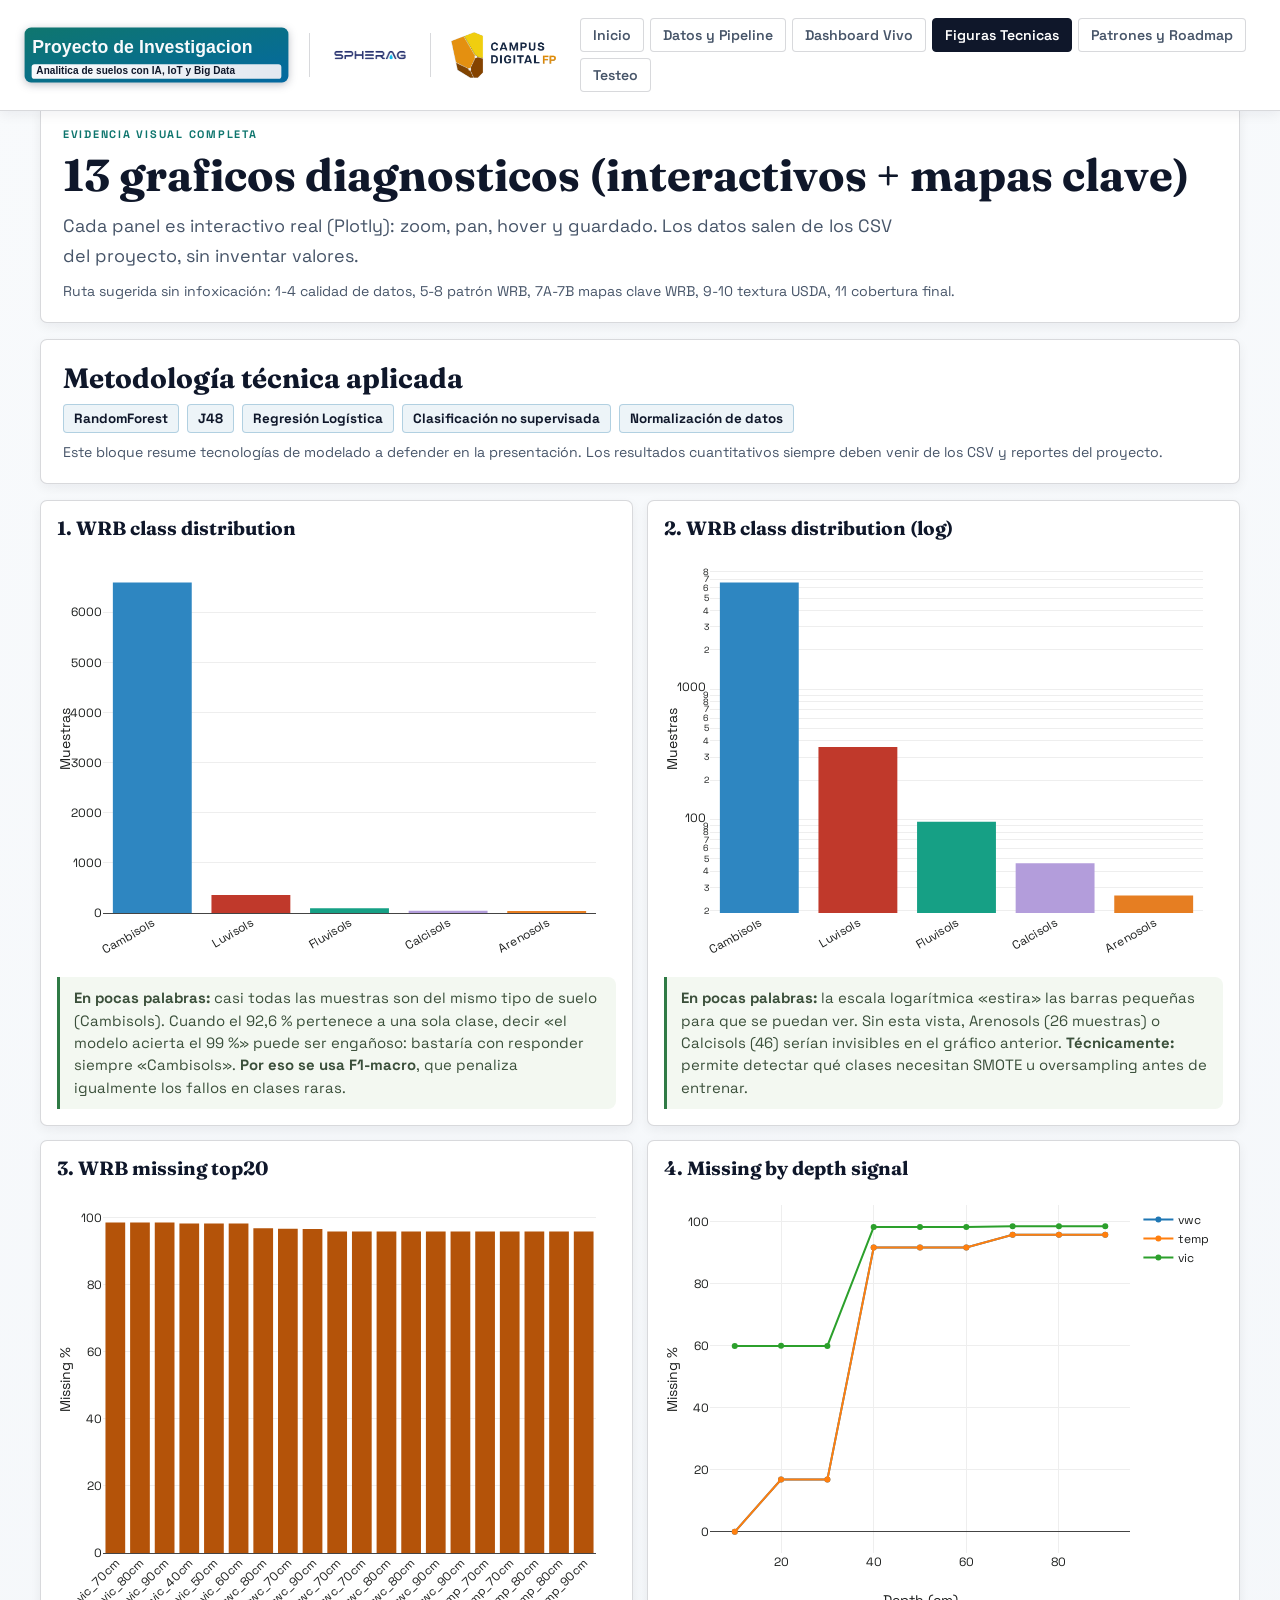
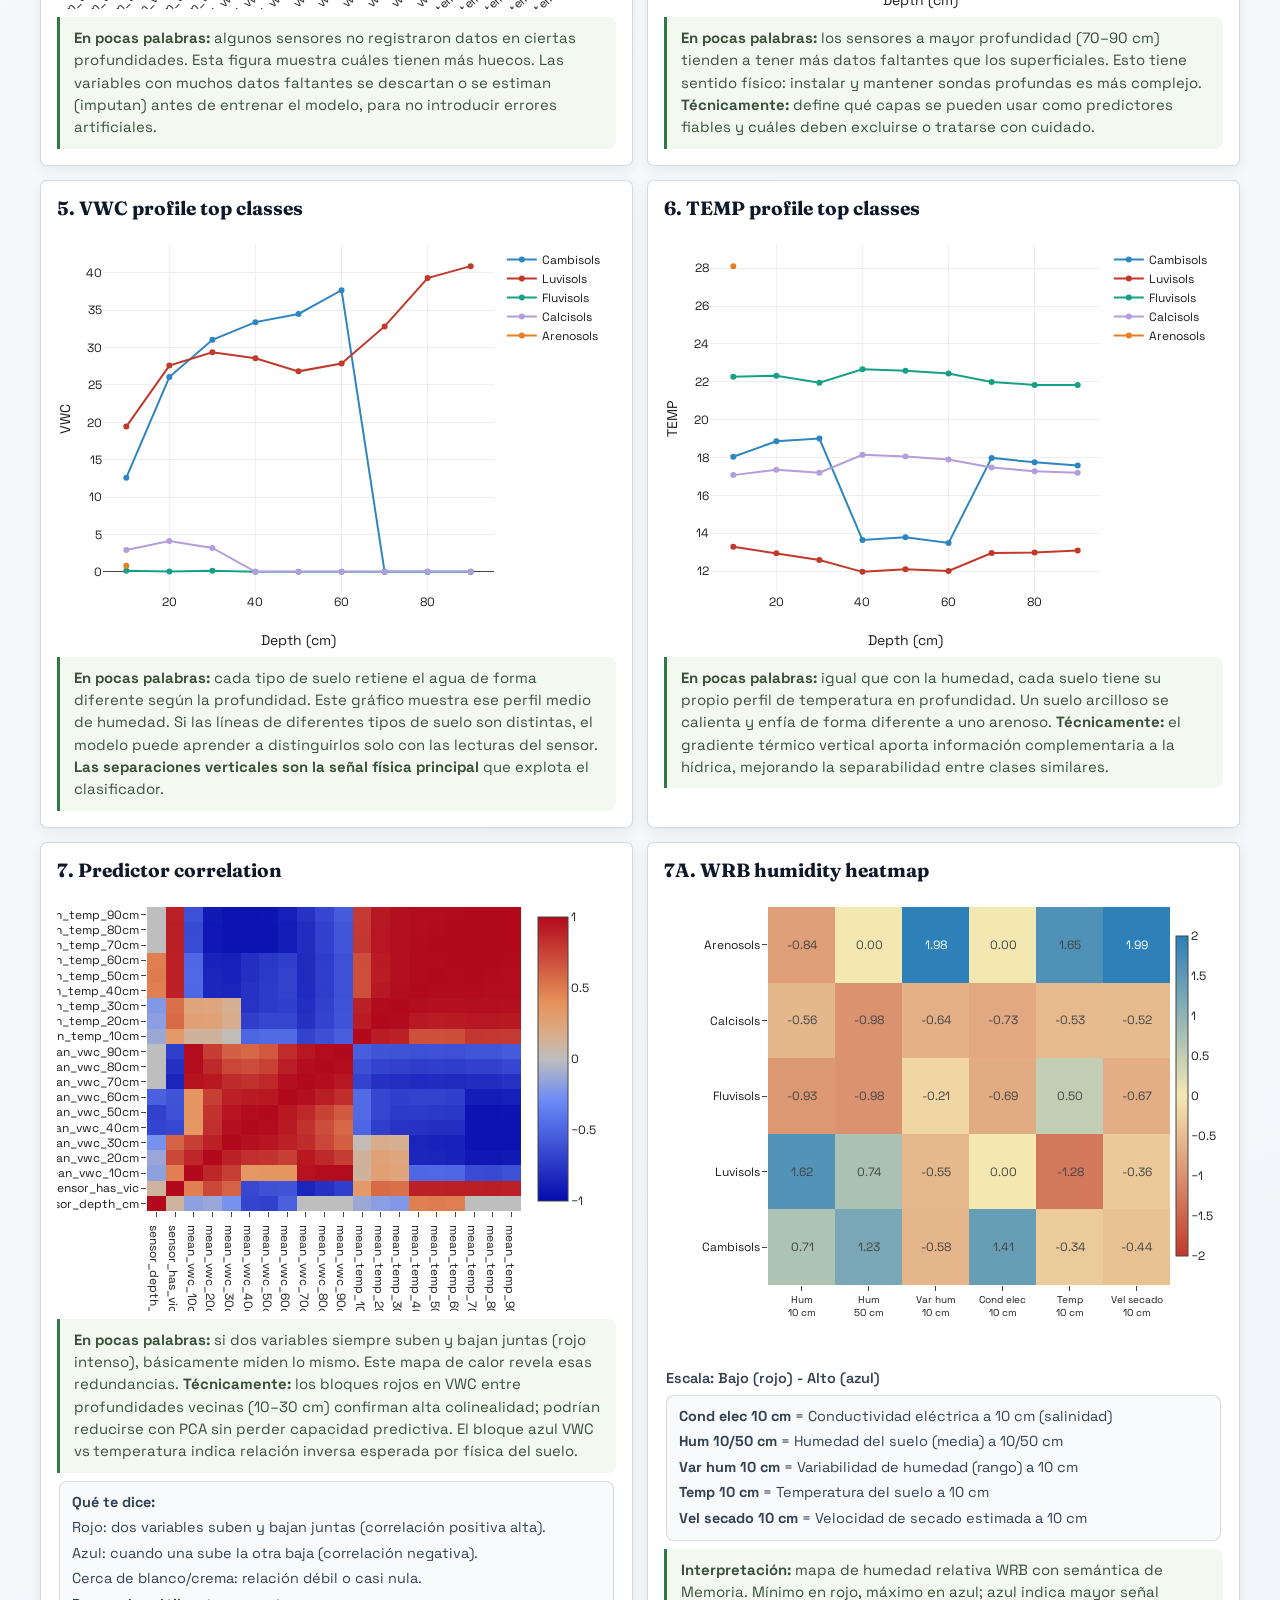
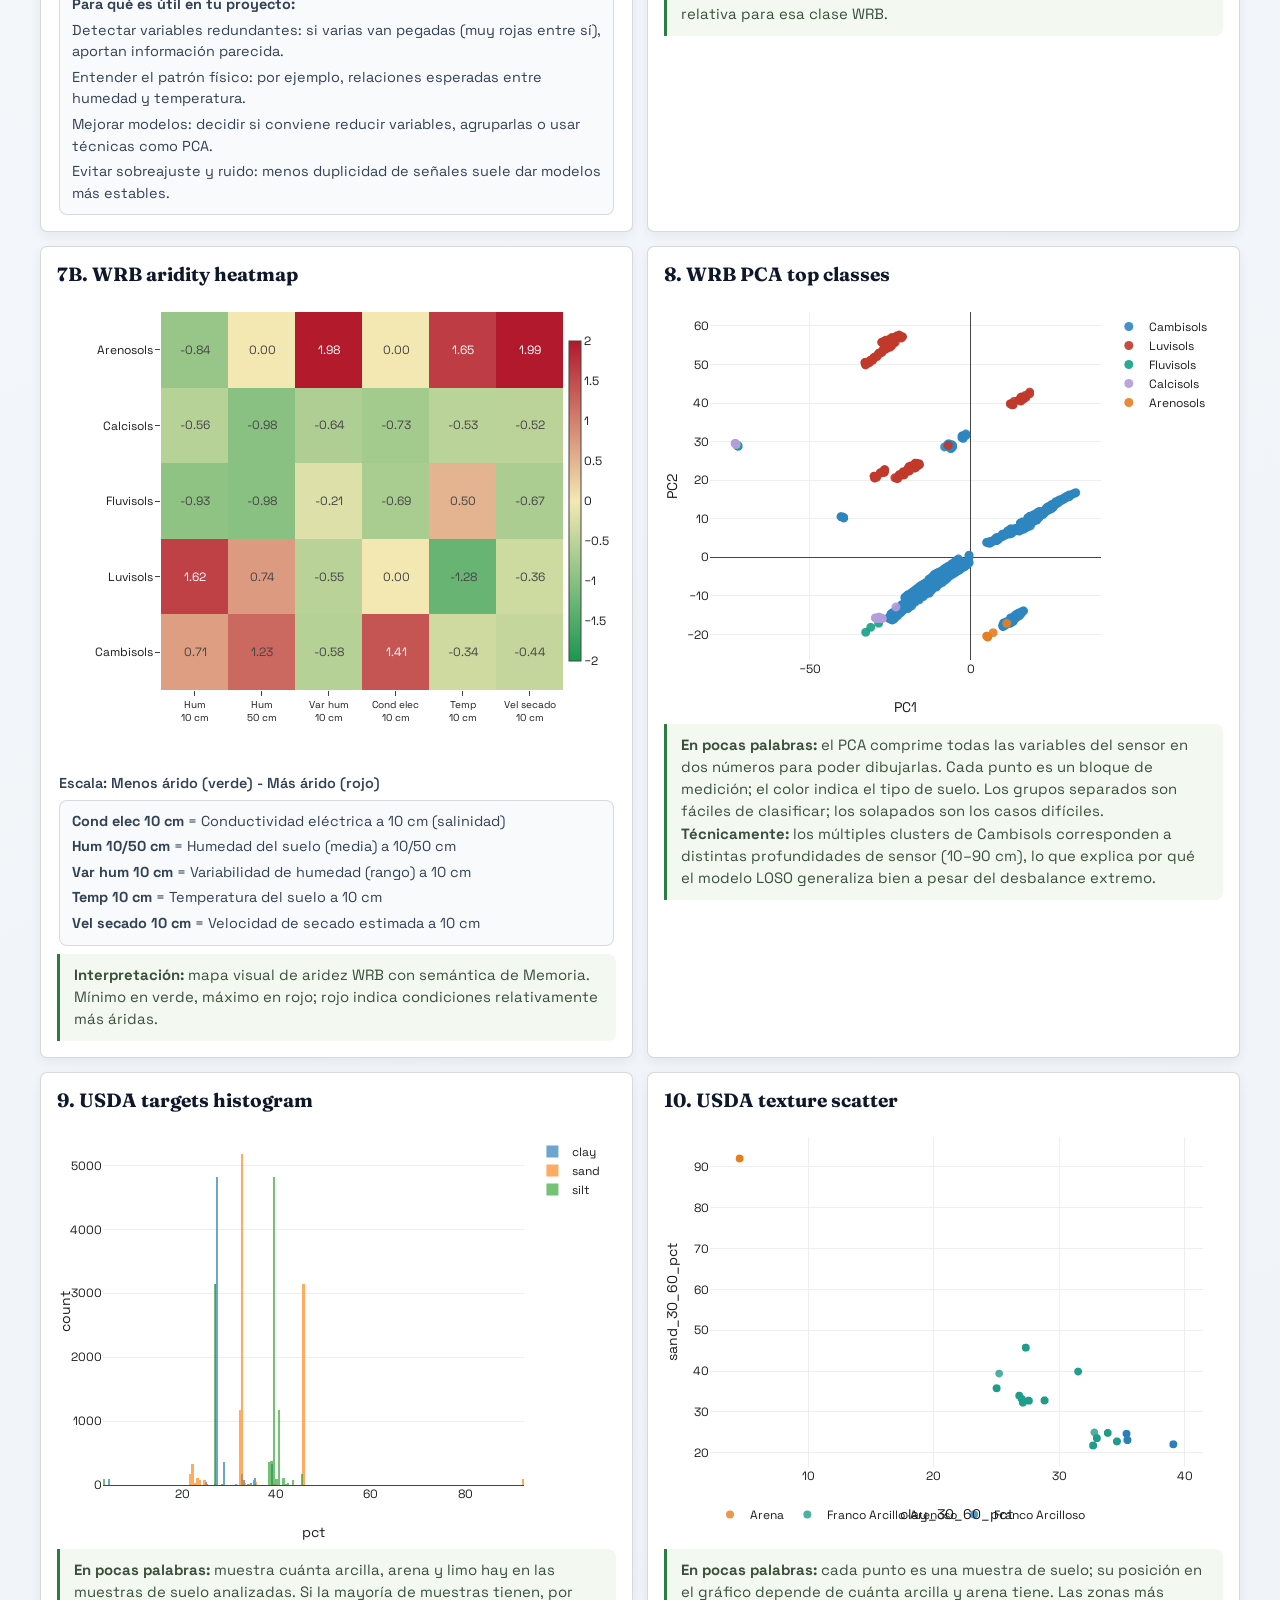
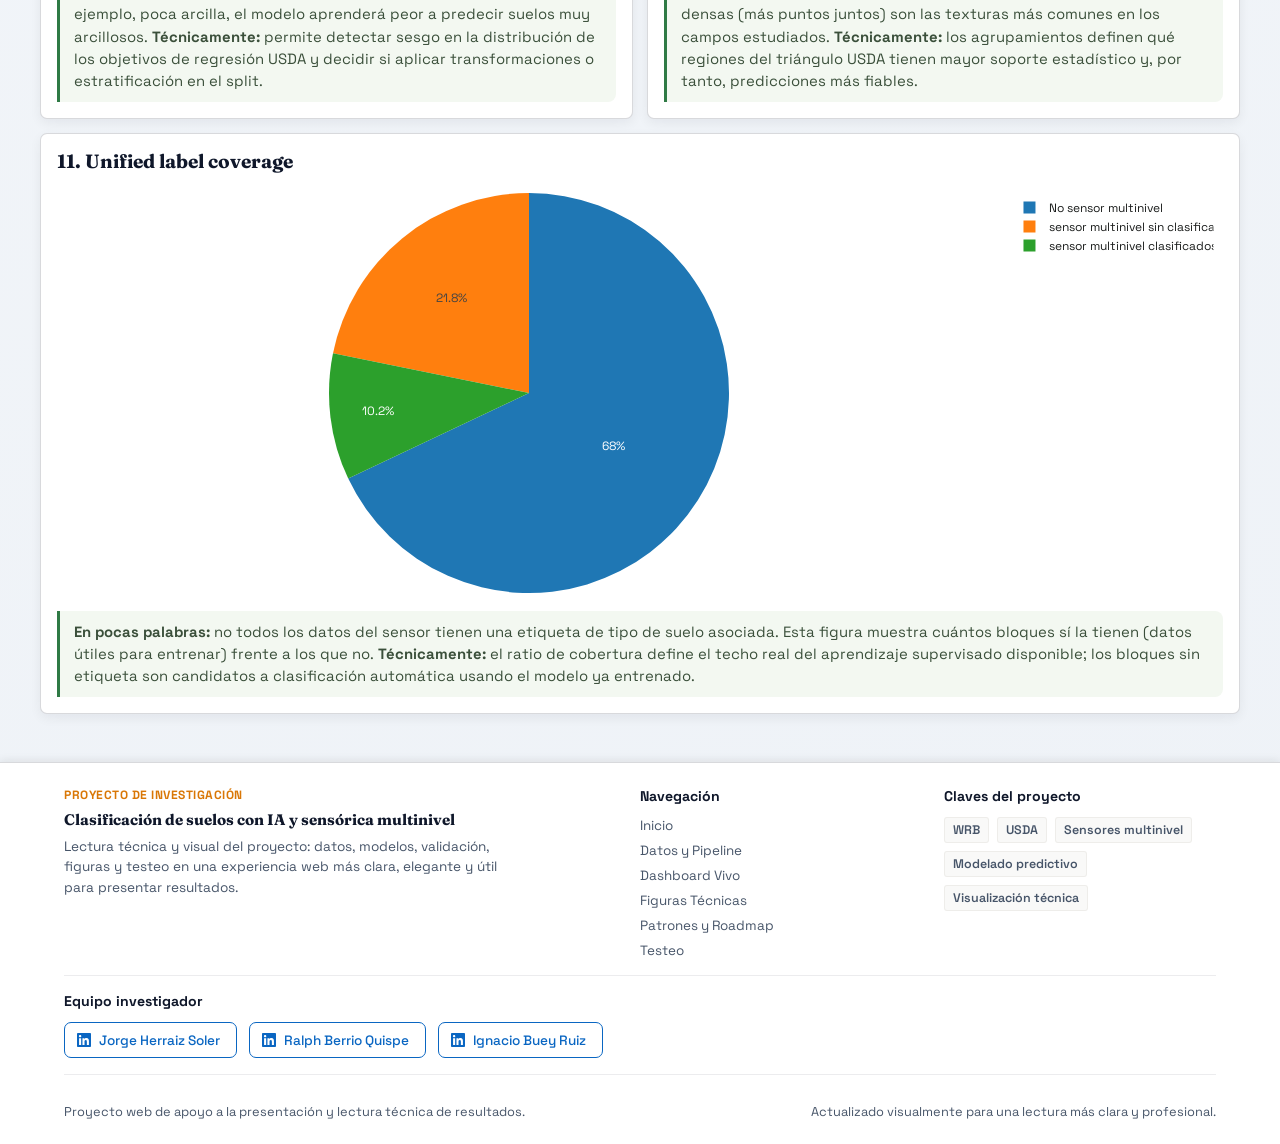
<file: figuras.html>
﻿<!DOCTYPE html>
<html lang="es">
<head>
  <meta charset="UTF-8" />
  <meta name="viewport" content="width=device-width, initial-scale=1.0" />
  <title>Presentacion sensor multinivel - Figuras Tecnicas</title>
  <link rel="preconnect" href="https://fonts.googleapis.com" />
  <link rel="preconnect" href="https://fonts.gstatic.com" crossorigin />
  <link href="https://fonts.googleapis.com/css2?family=Space+Grotesk:wght@400;500;700&family=Fraunces:opsz,wght@9..144,600;9..144,700&display=swap" rel="stylesheet" />
  <link rel="stylesheet" href="styles.css" />
  <script src="https://cdn.plot.ly/plotly-2.35.2.min.js"></script>
</head>
<body>
  <header class="site-header">
    <div class="brand">
      <div class="brand-logos">
        <img src="logos/logo_proyecto.svg" alt="Proyecto de investigacion" class="logo-proyecto" />
        <span class="divider"></span>
        <img src="logos/logo_spherag.png" alt="Spherag" class="logo-spherag" />
        <span class="divider"></span>
        <img src="logos/logo_campus.png" alt="Campus Digital" class="logo-campus" />
      </div>
    </div>
    <nav class="page-nav">
      <a class="nav-link" href="index.html">Inicio</a>
      <a class="nav-link" href="datos.html">Datos y Pipeline</a>
      <a class="nav-link" href="dashboard.html">Dashboard Vivo</a>
      <a class="nav-link is-active" href="figuras.html">Figuras Tecnicas</a>
      <a class="nav-link" href="conclusiones.html">Patrones y Roadmap</a>
      <a class="nav-link" href="testeo.html">Testeo</a>
    </nav>
  </header>

  <main class="page-container">
    <section class="content-block">
      <p class="kicker">Evidencia visual completa</p>
      <h1>13 graficos diagnosticos (interactivos + mapas clave)</h1>
      <p class="lead">Cada panel es interactivo real (Plotly): zoom, pan, hover y guardado. Los datos salen de los CSV del proyecto, sin inventar valores.</p>
      <p class="counter-note">Ruta sugerida sin infoxicación: 1-4 calidad de datos, 5-8 patrón WRB, 7A-7B mapas clave WRB, 9-10 textura USDA, 11 cobertura final.</p>
    </section>

    <section class="content-block">
      <h2>Metodología técnica aplicada</h2>
      <div class="method-tags">
        <span class="method-tag">RandomForest</span>
        <span class="method-tag">J48</span>
        <span class="method-tag">Regresión Logística</span>
        <span class="method-tag">Clasificación no supervisada</span>
        <span class="method-tag">Normalización de datos</span>
      </div>
      <p class="counter-note">Este bloque resume tecnologías de modelado a defender en la presentación. Los resultados cuantitativos siempre deben venir de los CSV y reportes del proyecto.</p>
    </section>

    <style>
      .fig-comment { margin: 8px 0 0; padding: 10px 14px; background: #f3f8f1; border-left: 3px solid #2f7a45; border-radius: 0 8px 8px 0; font-size: .93rem; line-height: 1.5; color: #3a4f3a; }
      .fig-static { width: 100%; height: auto; border: 1px solid rgba(15, 23, 42, 0.1); border-radius: 8px; display: block; }
      .heatmap-static { height: 470px; }
      .scale-note { margin: 8px 2px 0; font-size: .9rem; font-weight: 600; color: #334155; }
      .abbr-note { margin: 8px 2px 0; padding: 10px 12px; background: #f8fafc; border: 1px solid rgba(15, 23, 42, 0.14); border-radius: 8px; font-size: .9rem; line-height: 1.5; color: #334155; }
      .abbr-note p { margin: 0 0 4px; }
      .abbr-note p:last-child { margin-bottom: 0; }
    </style>

    <section class="figure-grid">
      <article class="chart-card">
        <h3>1. WRB class distribution</h3>
        <div id="fig1" class="chart figure-chart"></div>
        <p class="fig-comment"><strong>En pocas palabras:</strong> casi todas las muestras son del mismo tipo de suelo (Cambisols). Cuando el 92,6&nbsp;% pertenece a una sola clase, decir &laquo;el modelo acierta el 99&nbsp;%&raquo; puede ser enga&ntilde;oso: bastar&iacute;a con responder siempre &laquo;Cambisols&raquo;. <strong>Por eso se usa F1-macro</strong>, que penaliza igualmente los fallos en clases raras.</p>
      </article>

      <article class="chart-card">
        <h3>2. WRB class distribution (log)</h3>
        <div id="fig2" class="chart figure-chart"></div>
        <p class="fig-comment"><strong>En pocas palabras:</strong> la escala logar&iacute;tmica &laquo;estira&raquo; las barras peque&ntilde;as para que se puedan ver. Sin esta vista, Arenosols (26 muestras) o Calcisols (46) ser&iacute;an invisibles en el gr&aacute;fico anterior. <strong>T&eacute;cnicamente:</strong> permite detectar qu&eacute; clases necesitan SMOTE u oversampling antes de entrenar.</p>
      </article>

      <article class="chart-card">
        <h3>3. WRB missing top20</h3>
        <div id="fig3" class="chart figure-chart"></div>
        <p class="fig-comment"><strong>En pocas palabras:</strong> algunos sensores no registraron datos en ciertas profundidades. Esta figura muestra cu&aacute;les tienen m&aacute;s huecos. Las variables con muchos datos faltantes se descartan o se estiman (imputan) antes de entrenar el modelo, para no introducir errores artificiales.</p>
      </article>

      <article class="chart-card">
        <h3>4. Missing by depth signal</h3>
        <div id="fig4" class="chart figure-chart"></div>
        <p class="fig-comment"><strong>En pocas palabras:</strong> los sensores a mayor profundidad (70&ndash;90&nbsp;cm) tienden a tener m&aacute;s datos faltantes que los superficiales. Esto tiene sentido f&iacute;sico: instalar y mantener sondas profundas es m&aacute;s complejo. <strong>T&eacute;cnicamente:</strong> define qu&eacute; capas se pueden usar como predictores fiables y cu&aacute;les deben excluirse o tratarse con cuidado.</p>
      </article>

      <article class="chart-card">
        <h3>5. VWC profile top classes</h3>
        <div id="fig5" class="chart figure-chart"></div>
        <p class="fig-comment"><strong>En pocas palabras:</strong> cada tipo de suelo retiene el agua de forma diferente seg&uacute;n la profundidad. Este gr&aacute;fico muestra ese perfil medio de humedad. Si las l&iacute;neas de diferentes tipos de suelo son distintas, el modelo puede aprender a distinguirlos solo con las lecturas del sensor. <strong>Las separaciones verticales son la se&ntilde;al f&iacute;sica principal</strong> que explota el clasificador.</p>
      </article>

      <article class="chart-card">
        <h3>6. TEMP profile top classes</h3>
        <div id="fig6" class="chart figure-chart"></div>
        <p class="fig-comment"><strong>En pocas palabras:</strong> igual que con la humedad, cada suelo tiene su propio perfil de temperatura en profundidad. Un suelo arcilloso se calienta y enf&iacute;a de forma diferente a uno arenoso. <strong>T&eacute;cnicamente:</strong> el gradiente t&eacute;rmico vertical aporta informaci&oacute;n complementaria a la h&iacute;drica, mejorando la separabilidad entre clases similares.</p>
      </article>

      <article class="chart-card">
        <h3>7. Predictor correlation</h3>
        <div id="fig7" class="chart figure-chart"></div>
        <p class="fig-comment"><strong>En pocas palabras:</strong> si dos variables siempre suben y bajan juntas (rojo intenso), b&aacute;sicamente miden lo mismo. Este mapa de calor revela esas redundancias. <strong>T&eacute;cnicamente:</strong> los bloques rojos en VWC entre profundidades vecinas (10&ndash;30&nbsp;cm) confirman alta colinealidad; podr&iacute;an reducirse con PCA sin perder capacidad predictiva. El bloque azul VWC&thinsp;vs&thinsp;temperatura indica relaci&oacute;n inversa esperada por f&iacute;sica del suelo.</p>
        <div class="abbr-note">
          <p><strong>Qu&eacute; te dice:</strong></p>
          <p>Rojo: dos variables suben y bajan juntas (correlaci&oacute;n positiva alta).</p>
          <p>Azul: cuando una sube la otra baja (correlaci&oacute;n negativa).</p>
          <p>Cerca de blanco/crema: relaci&oacute;n d&eacute;bil o casi nula.</p>
          <p><strong>Para qu&eacute; es &uacute;til en tu proyecto:</strong></p>
          <p>Detectar variables redundantes: si varias van pegadas (muy rojas entre s&iacute;), aportan informaci&oacute;n parecida.</p>
          <p>Entender el patr&oacute;n f&iacute;sico: por ejemplo, relaciones esperadas entre humedad y temperatura.</p>
          <p>Mejorar modelos: decidir si conviene reducir variables, agruparlas o usar t&eacute;cnicas como PCA.</p>
          <p>Evitar sobreajuste y ruido: menos duplicidad de se&ntilde;ales suele dar modelos m&aacute;s estables.</p>
        </div>
      </article>

      <article class="chart-card">
        <h3>7A. WRB humidity heatmap</h3>
        <div id="fig7a" class="chart figure-chart heatmap-static"></div>
        <p class="scale-note">Escala: Bajo (rojo) - Alto (azul)</p>
        <div class="abbr-note">
          <p><strong>Cond elec 10 cm</strong> = Conductividad el&eacute;ctrica a 10 cm (salinidad)</p>
          <p><strong>Hum 10/50 cm</strong> = Humedad del suelo (media) a 10/50 cm</p>
          <p><strong>Var hum 10 cm</strong> = Variabilidad de humedad (rango) a 10 cm</p>
          <p><strong>Temp 10 cm</strong> = Temperatura del suelo a 10 cm</p>
          <p><strong>Vel secado 10 cm</strong> = Velocidad de secado estimada a 10 cm</p>
        </div>
        <p class="fig-comment"><strong>Interpretaci&oacute;n:</strong> mapa de humedad relativa WRB con sem&aacute;ntica de Memoria. M&iacute;nimo en rojo, m&aacute;ximo en azul; azul indica mayor se&ntilde;al relativa para esa clase WRB.</p>
      </article>

      <article class="chart-card">
        <h3>7B. WRB aridity heatmap</h3>
        <div id="fig7b" class="chart figure-chart heatmap-static"></div>
        <p class="scale-note">Escala: Menos &aacute;rido (verde) - M&aacute;s &aacute;rido (rojo)</p>
        <div class="abbr-note">
          <p><strong>Cond elec 10 cm</strong> = Conductividad el&eacute;ctrica a 10 cm (salinidad)</p>
          <p><strong>Hum 10/50 cm</strong> = Humedad del suelo (media) a 10/50 cm</p>
          <p><strong>Var hum 10 cm</strong> = Variabilidad de humedad (rango) a 10 cm</p>
          <p><strong>Temp 10 cm</strong> = Temperatura del suelo a 10 cm</p>
          <p><strong>Vel secado 10 cm</strong> = Velocidad de secado estimada a 10 cm</p>
        </div>
        <p class="fig-comment"><strong>Interpretaci&oacute;n:</strong> mapa visual de aridez WRB con sem&aacute;ntica de Memoria. M&iacute;nimo en verde, m&aacute;ximo en rojo; rojo indica condiciones relativamente m&aacute;s &aacute;ridas.</p>
      </article>

      <article class="chart-card">
        <h3>8. WRB PCA top classes</h3>
        <div id="fig8" class="chart figure-chart"></div>
        <p class="fig-comment"><strong>En pocas palabras:</strong> el PCA comprime todas las variables del sensor en dos n&uacute;meros para poder dibujarlas. Cada punto es un bloque de medici&oacute;n; el color indica el tipo de suelo. Los grupos separados son f&aacute;ciles de clasificar; los solapados son los casos dif&iacute;ciles. <strong>T&eacute;cnicamente:</strong> los m&uacute;ltiples clusters de Cambisols corresponden a distintas profundidades de sensor (10&ndash;90&nbsp;cm), lo que explica por qu&eacute; el modelo LOSO generaliza bien a pesar del desbalance extremo.</p>
      </article>

      <article class="chart-card">
        <h3>9. USDA targets histogram</h3>
        <div id="fig9" class="chart figure-chart"></div>
        <p class="fig-comment"><strong>En pocas palabras:</strong> muestra cu&aacute;nta arcilla, arena y limo hay en las muestras de suelo analizadas. Si la mayor&iacute;a de muestras tienen, por ejemplo, poca arcilla, el modelo aprender&aacute; peor a predecir suelos muy arcillosos. <strong>T&eacute;cnicamente:</strong> permite detectar sesgo en la distribuci&oacute;n de los objetivos de regresi&oacute;n USDA y decidir si aplicar transformaciones o estratificaci&oacute;n en el split.</p>
      </article>

      <article class="chart-card">
        <h3>10. USDA texture scatter</h3>
        <div id="fig10" class="chart figure-chart"></div>
        <p class="fig-comment"><strong>En pocas palabras:</strong> cada punto es una muestra de suelo; su posici&oacute;n en el gr&aacute;fico depende de cu&aacute;nta arcilla y arena tiene. Las zonas m&aacute;s densas (m&aacute;s puntos juntos) son las texturas m&aacute;s comunes en los campos estudiados. <strong>T&eacute;cnicamente:</strong> los agrupamientos definen qu&eacute; regiones del tri&aacute;ngulo USDA tienen mayor soporte estad&iacute;stico y, por tanto, predicciones m&aacute;s fiables.</p>
      </article>

      <article class="chart-card full">
        <h3>11. Unified label coverage</h3>
        <div id="fig11" class="chart figure-chart"></div>
        <p class="fig-comment"><strong>En pocas palabras:</strong> no todos los datos del sensor tienen una etiqueta de tipo de suelo asociada. Esta figura muestra cu&aacute;ntos bloques s&iacute; la tienen (datos &uacute;tiles para entrenar) frente a los que no. <strong>T&eacute;cnicamente:</strong> el ratio de cobertura define el techo real del aprendizaje supervisado disponible; los bloques sin etiqueta son candidatos a clasificaci&oacute;n autom&aacute;tica usando el modelo ya entrenado.</p>
      </article>
    </section>
  </main>

  <script src="figuras_data.js"></script>
  <script src="figuras.js"></script>
  <script src="site-effects.js"></script>
</body>
</html>
</file>
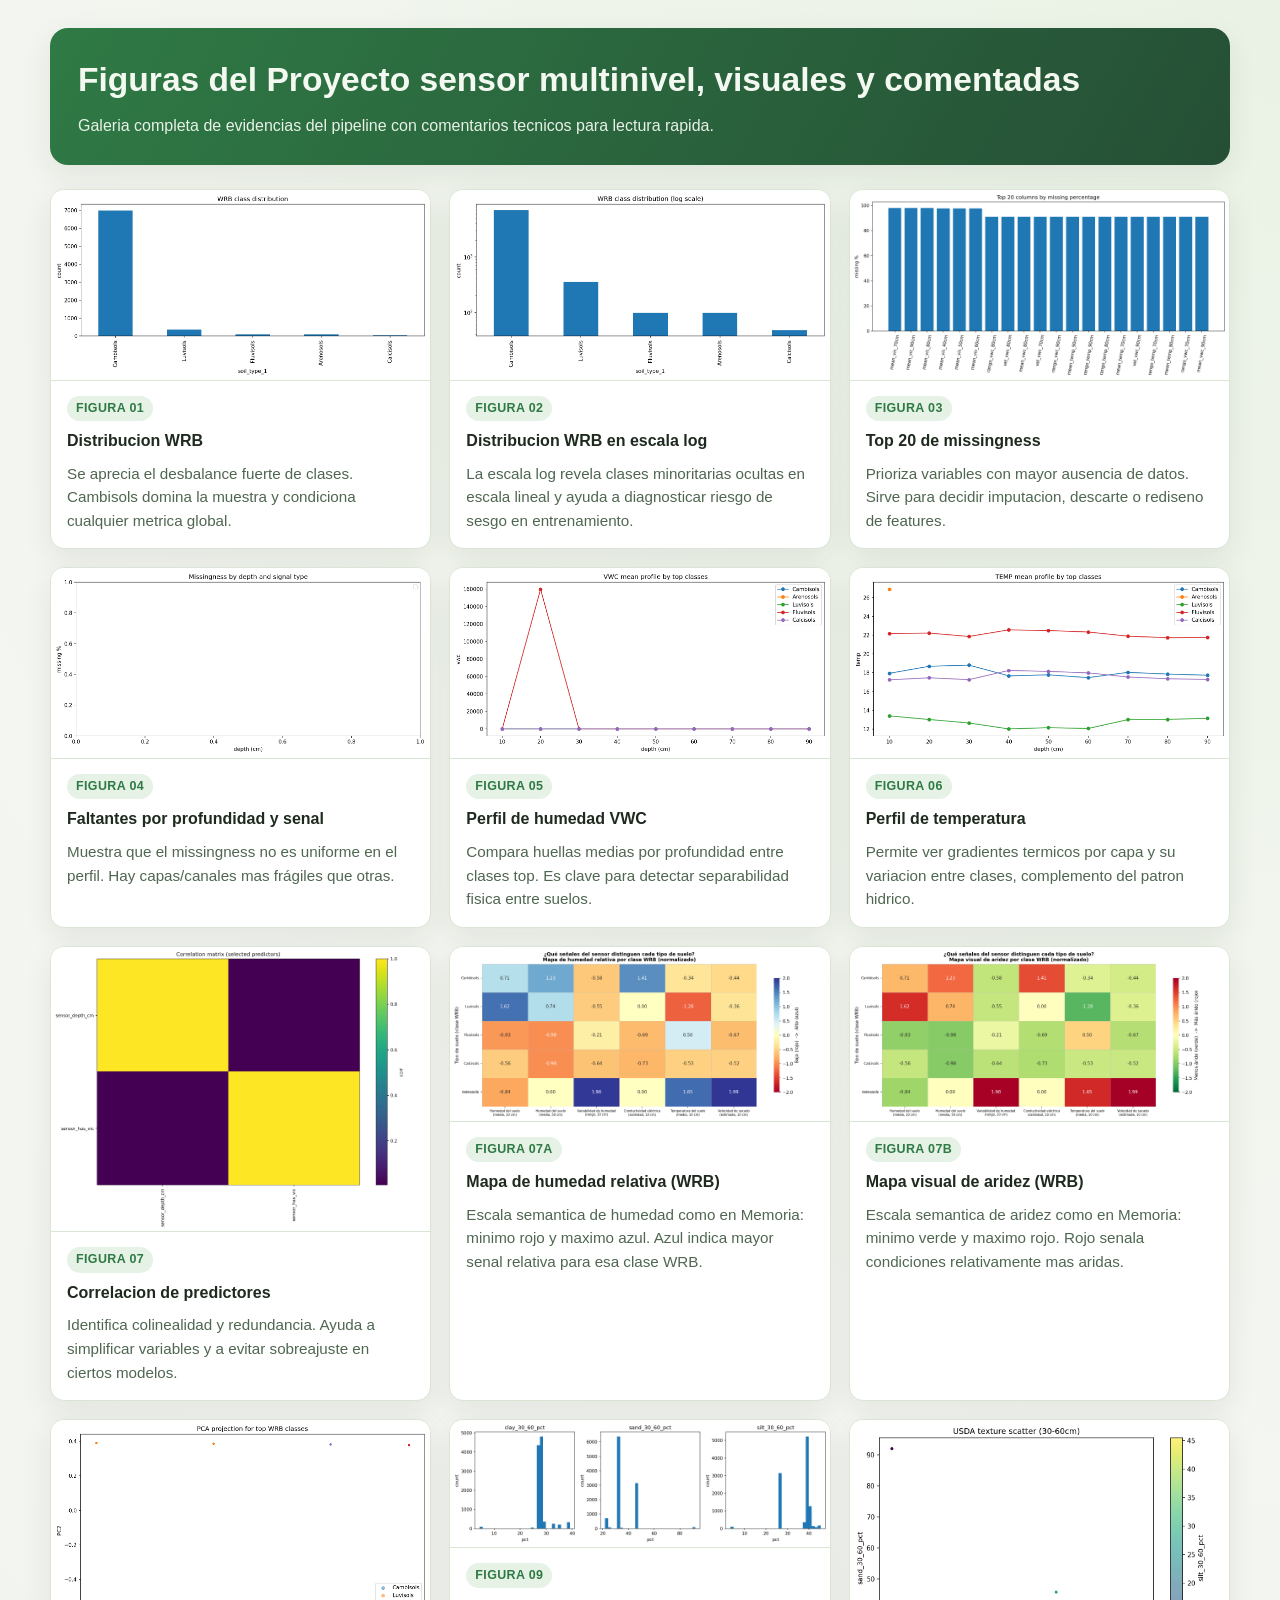
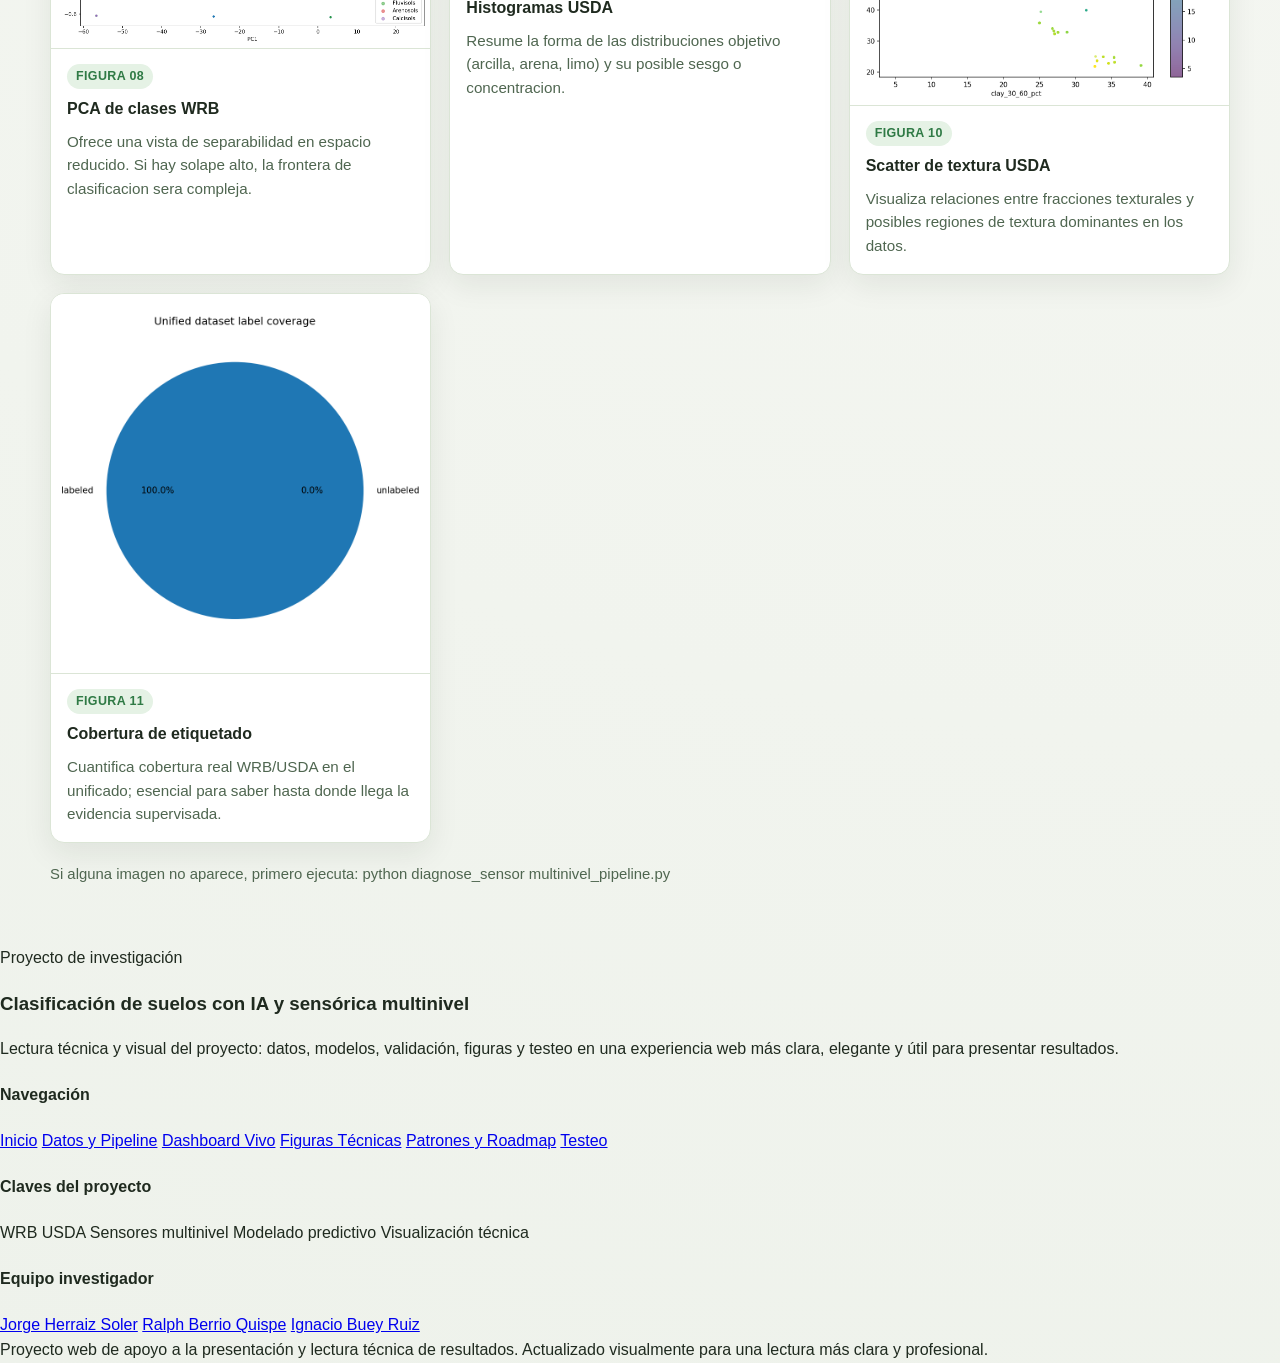
<file: figuras_comentadas.html>
﻿<!DOCTYPE html>
<html lang="es">
<head>
  <meta charset="UTF-8" />
  <meta name="viewport" content="width=device-width, initial-scale=1.0" />
  <title>Proyecto | Figuras Comentadas</title>
  <style>
    :root {
      --bg: #f4f6f1;
      --surface: #ffffff;
      --text: #1f2a1f;
      --muted: #4f6650;
      --accent: #2f7a45;
      --border: #dbe5d6;
      --shadow: 0 10px 30px rgba(31, 42, 31, 0.08);
    }

    * { box-sizing: border-box; }

    body {
      margin: 0;
      font-family: "Segoe UI", "Trebuchet MS", sans-serif;
      background: radial-gradient(circle at top right, #eaf2e5 0%, var(--bg) 45%, #eef2eb 100%);
      color: var(--text);
      line-height: 1.55;
    }

    .wrap {
      width: min(1180px, 94%);
      margin: 28px auto 60px;
    }

    .hero {
      background: linear-gradient(120deg, #2f7a45 0%, #254f35 100%);
      color: #f3f9f1;
      border-radius: 18px;
      padding: 26px 28px;
      box-shadow: var(--shadow);
      margin-bottom: 24px;
    }

    .hero h1 {
      margin: 0 0 8px;
      font-size: clamp(1.5rem, 2.8vw, 2.1rem);
    }

    .hero p {
      margin: 0;
      opacity: 0.95;
    }

    .grid {
      display: grid;
      gap: 18px;
      grid-template-columns: repeat(auto-fit, minmax(290px, 1fr));
    }

    .card {
      background: var(--surface);
      border: 1px solid var(--border);
      border-radius: 14px;
      box-shadow: var(--shadow);
      overflow: hidden;
      display: flex;
      flex-direction: column;
    }

    .card img {
      width: 100%;
      height: auto;
      display: block;
      border-bottom: 1px solid var(--border);
      background: #fafcf8;
    }

    .card-body {
      padding: 14px 16px 16px;
    }

    .tag {
      display: inline-block;
      margin-bottom: 8px;
      padding: 3px 9px;
      border-radius: 999px;
      background: #e5f2e5;
      color: var(--accent);
      font-size: 0.78rem;
      font-weight: 700;
      letter-spacing: 0.03em;
      text-transform: uppercase;
    }

    .card h2 {
      margin: 0 0 8px;
      font-size: 1rem;
    }

    .card p {
      margin: 0;
      color: var(--muted);
      font-size: 0.95rem;
    }

    .footer {
      margin-top: 20px;
      color: var(--muted);
      font-size: 0.93rem;
    }
  </style>
</head>
<body>
  <main class="wrap">
    <section class="hero">
      <h1>Figuras del Proyecto sensor multinivel, visuales y comentadas</h1>
      <p>
        Galeria completa de evidencias del pipeline con comentarios tecnicos para lectura rapida.
      </p>
    </section>

    <section class="grid">
      <article class="card">
        <img src="../results/figures/01_wrb_class_distribution.png" alt="Distribucion de clases WRB" />
        <div class="card-body">
          <span class="tag">Figura 01</span>
          <h2>Distribucion WRB</h2>
          <p>Se aprecia el desbalance fuerte de clases. Cambisols domina la muestra y condiciona cualquier metrica global.</p>
        </div>
      </article>

      <article class="card">
        <img src="../results/figures/02_wrb_class_distribution_log.png" alt="Distribucion WRB escala log" />
        <div class="card-body">
          <span class="tag">Figura 02</span>
          <h2>Distribucion WRB en escala log</h2>
          <p>La escala log revela clases minoritarias ocultas en escala lineal y ayuda a diagnosticar riesgo de sesgo en entrenamiento.</p>
        </div>
      </article>

      <article class="card">
        <img src="../results/figures/03_wrb_missing_top20.png" alt="Top 20 variables con mas faltantes" />
        <div class="card-body">
          <span class="tag">Figura 03</span>
          <h2>Top 20 de missingness</h2>
          <p>Prioriza variables con mayor ausencia de datos. Sirve para decidir imputacion, descarte o rediseno de features.</p>
        </div>
      </article>

      <article class="card">
        <img src="../results/figures/04_missing_by_depth_signal.png" alt="Faltantes por profundidad y tipo de senal" />
        <div class="card-body">
          <span class="tag">Figura 04</span>
          <h2>Faltantes por profundidad y senal</h2>
          <p>Muestra que el missingness no es uniforme en el perfil. Hay capas/canales mas frágiles que otras.</p>
        </div>
      </article>

      <article class="card">
        <img src="../results/figures/05_vwc_profile_top_classes.png" alt="Perfil VWC medio por clases principales" />
        <div class="card-body">
          <span class="tag">Figura 05</span>
          <h2>Perfil de humedad VWC</h2>
          <p>Compara huellas medias por profundidad entre clases top. Es clave para detectar separabilidad fisica entre suelos.</p>
        </div>
      </article>

      <article class="card">
        <img src="../results/figures/06_temp_profile_top_classes.png" alt="Perfil de temperatura medio por clases principales" />
        <div class="card-body">
          <span class="tag">Figura 06</span>
          <h2>Perfil de temperatura</h2>
          <p>Permite ver gradientes termicos por capa y su variacion entre clases, complemento del patron hidrico.</p>
        </div>
      </article>

      <article class="card">
        <img src="../results/figures/07_predictor_correlation.png" alt="Matriz de correlacion de predictores" />
        <div class="card-body">
          <span class="tag">Figura 07</span>
          <h2>Correlacion de predictores</h2>
          <p>Identifica colinealidad y redundancia. Ayuda a simplificar variables y a evitar sobreajuste en ciertos modelos.</p>
        </div>
      </article>

      <article class="card">
        <img src="../results/figures/07a_wrb_signals_humidity_heatmap.png" alt="Mapa de humedad relativa por clase WRB" />
        <div class="card-body">
          <span class="tag">Figura 07A</span>
          <h2>Mapa de humedad relativa (WRB)</h2>
          <p>Escala semantica de humedad como en Memoria: minimo rojo y maximo azul. Azul indica mayor senal relativa para esa clase WRB.</p>
        </div>
      </article>

      <article class="card">
        <img src="../results/figures/07b_wrb_signals_aridity_heatmap.png" alt="Mapa visual de aridez por clase WRB" />
        <div class="card-body">
          <span class="tag">Figura 07B</span>
          <h2>Mapa visual de aridez (WRB)</h2>
          <p>Escala semantica de aridez como en Memoria: minimo verde y maximo rojo. Rojo senala condiciones relativamente mas aridas.</p>
        </div>
      </article>

      <article class="card">
        <img src="../results/figures/08_wrb_pca_top_classes.png" alt="PCA clases WRB principales" />
        <div class="card-body">
          <span class="tag">Figura 08</span>
          <h2>PCA de clases WRB</h2>
          <p>Ofrece una vista de separabilidad en espacio reducido. Si hay solape alto, la frontera de clasificacion sera compleja.</p>
        </div>
      </article>

      <article class="card">
        <img src="../results/figures/09_usda_targets_hist.png" alt="Histogramas de objetivos USDA" />
        <div class="card-body">
          <span class="tag">Figura 09</span>
          <h2>Histogramas USDA</h2>
          <p>Resume la forma de las distribuciones objetivo (arcilla, arena, limo) y su posible sesgo o concentracion.</p>
        </div>
      </article>

      <article class="card">
        <img src="../results/figures/10_usda_texture_scatter.png" alt="Relacion entre componentes USDA" />
        <div class="card-body">
          <span class="tag">Figura 10</span>
          <h2>Scatter de textura USDA</h2>
          <p>Visualiza relaciones entre fracciones texturales y posibles regiones de textura dominantes en los datos.</p>
        </div>
      </article>

      <article class="card">
        <img src="../results/figures/11_unified_label_coverage.png" alt="Cobertura de etiquetas en dataset unificado" />
        <div class="card-body">
          <span class="tag">Figura 11</span>
          <h2>Cobertura de etiquetado</h2>
          <p>Cuantifica cobertura real WRB/USDA en el unificado; esencial para saber hasta donde llega la evidencia supervisada.</p>
        </div>
      </article>
    </section>

    <p class="footer">
      Si alguna imagen no aparece, primero ejecuta: python diagnose_sensor multinivel_pipeline.py
    </p>
  </main>
  <script src="site-effects.js"></script>
</body>
</html>
</file>
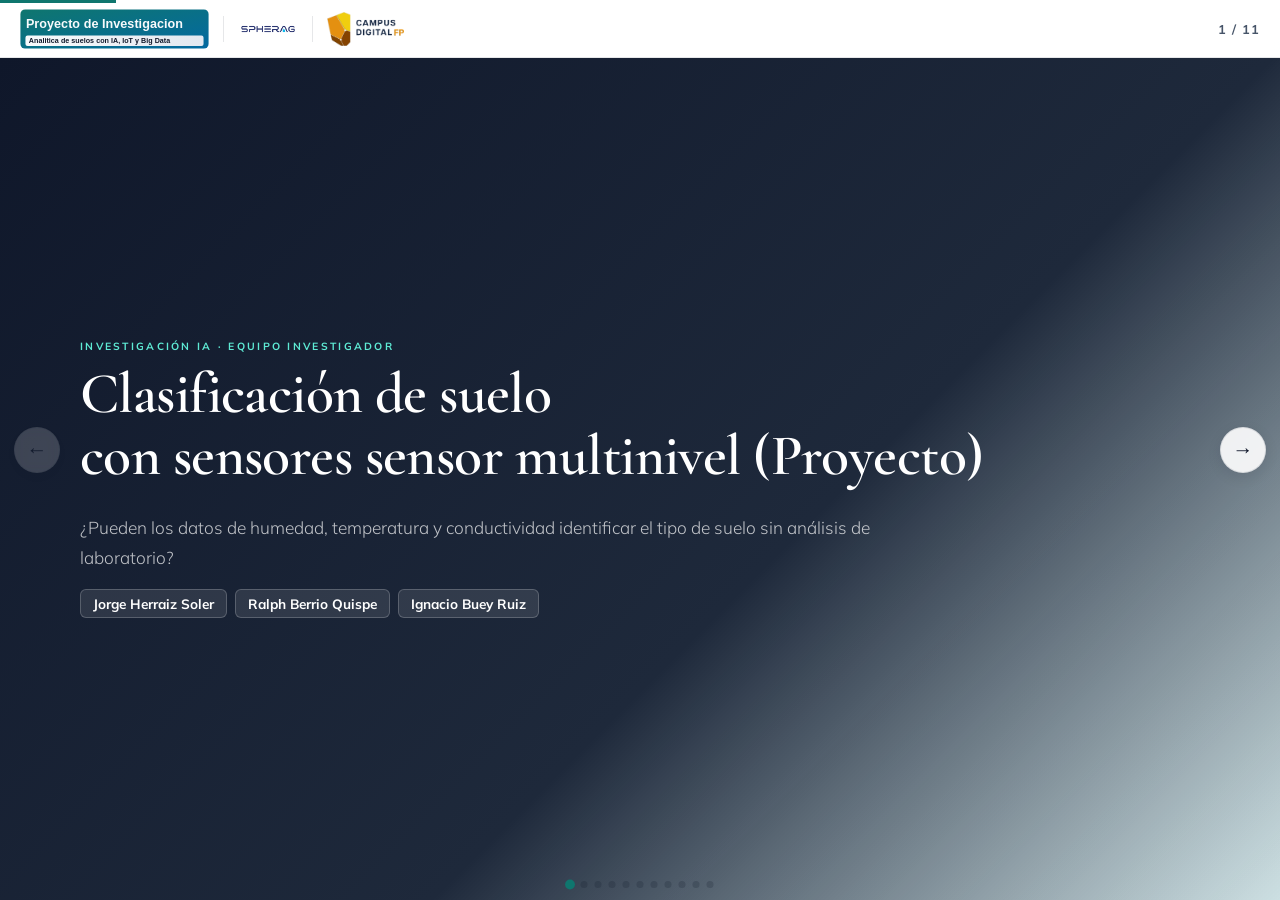
<file: slides.html>
﻿<!DOCTYPE html>
<html lang="es">
<head>
  <meta charset="UTF-8" />
  <meta name="viewport" content="width=device-width, initial-scale=1.0" />
  <title>Proyecto · Presentación</title>
  <link href="https://fonts.googleapis.com/css2?family=Cormorant+Garamond:wght@500;600;700&family=Mulish:wght@300;400;600;700&display=swap" rel="stylesheet" />
  <script src="https://cdn.plot.ly/plotly-2.35.2.min.js"></script>
  <style>
    :root {
      --accent:  #0f766e;
      --accent2: #d97706;
      --accent3: #0369a1;
      --ink:     #0f172a;
      --muted:   #475569;
      --line:    rgba(15,23,42,0.1);
      --paper:   #ffffff;
      --r:       12px;
    }
    *, *::before, *::after { box-sizing: border-box; margin: 0; padding: 0; }

    html, body {
      width: 100%; height: 100%; overflow: hidden;
      font-family: 'Mulish','Segoe UI',sans-serif;
      background: linear-gradient(160deg,#f8fafc,#eef2f7);
      color: var(--ink);
    }

    /* ── Progress bar ── */
    #progress {
      position: fixed; top: 0; left: 0; height: 3px;
      background: var(--accent); transition: width .4s ease; z-index: 200;
    }

    /* ── Header ── */
    #hdr {
      position: fixed; top: 0; left: 0; right: 0; height: 58px;
      display: flex; align-items: center; justify-content: space-between;
      padding: 0 20px;
      background: rgba(255,255,255,.92); backdrop-filter: blur(8px);
      border-bottom: 1px solid var(--line); z-index: 100;
    }
    .hdr-logos { display: flex; align-items: center; gap: 14px; }
    .hdr-logos img { height: 34px; }
    .hdr-logos img.logo-proyecto { height: 40px; }
    .hdr-logos .sep { width: 1px; height: 26px; background: var(--line); }
    #counter { font-size: .8rem; font-weight: 700; color: var(--muted); letter-spacing: .08em; }

    /* ── Deck ── */
    #deck { position: fixed; top: 58px; bottom: 0; left: 0; right: 0; overflow: hidden; }

    .slide {
      position: absolute; inset: 0;
      display: flex; flex-direction: column; justify-content: center;
      padding: 28px 80px;
      transition: transform .42s cubic-bezier(.4,0,.2,1), opacity .32s;
      will-change: transform; overflow-y: auto;
    }
    .slide.active { transform: translateX(0);     opacity: 1; }
    .slide.prev   { transform: translateX(-100%); opacity: 0; pointer-events: none; }
    .slide.next   { transform: translateX(100%);  opacity: 0; pointer-events: none; }

    /* ── Nav buttons ── */
    .nav {
      position: fixed; top: 50%; transform: translateY(-50%);
      z-index: 150; width: 46px; height: 46px; border-radius: 50%;
      background: rgba(255,255,255,.9); border: 1px solid var(--line);
      cursor: pointer; font-size: 1.3rem; color: var(--ink);
      box-shadow: 0 4px 14px rgba(15,23,42,.1); backdrop-filter: blur(6px);
      display: flex; align-items: center; justify-content: center;
      transition: background .15s, box-shadow .15s;
    }
    .nav:hover { background: #fff; box-shadow: 0 8px 22px rgba(15,23,42,.14); }
    .nav:disabled { opacity: .2; cursor: default; }
    #prev { left: 14px; }
    #next { right: 14px; }

    /* ── Dots ── */
    #dots {
      position: fixed; bottom: 12px; left: 50%; transform: translateX(-50%);
      display: flex; gap: 7px; z-index: 150;
    }
    .dot {
      width: 7px; height: 7px; border-radius: 50%;
      background: rgba(15,23,42,.2); cursor: pointer;
      transition: background .2s, transform .2s;
    }
    .dot.on { background: var(--accent); transform: scale(1.4); }

    /* ── Typography ── */
    h1 { font-family: 'Cormorant Garamond',Georgia,serif; font-size: clamp(2.2rem,4.5vw,3.6rem); font-weight: 600; letter-spacing: -.01em; line-height: 1.08; margin-bottom: 14px; }
    h2 { font-family: 'Cormorant Garamond',Georgia,serif; font-size: clamp(1.5rem,2.8vw,2.3rem); font-weight: 600; letter-spacing: -.005em; line-height: 1.13; margin-bottom: 12px; }
    h3 { font-family: 'Cormorant Garamond',Georgia,serif; font-size: clamp(1.1rem,1.7vw,1.35rem); font-weight: 600; margin-bottom: 8px; letter-spacing: .01em; }

    .kicker {
      font-size: .65rem; font-weight: 700; text-transform: uppercase;
      letter-spacing: .22em; color: var(--accent); margin-bottom: 10px;
      font-family: 'Mulish',sans-serif;
    }
    .lead { font-size: clamp(.95rem,1.6vw,1.08rem); color: var(--muted); line-height: 1.75; max-width: 820px; font-weight: 300; }

    /* ── Layout helpers ── */
    .c2 { display: grid; grid-template-columns: 1fr 1fr; gap: 14px; margin-top: 14px; }
    .c3 { display: grid; grid-template-columns: 1fr 1fr 1fr; gap: 12px; margin-top: 14px; }

    .card {
      background: var(--paper); border: 1px solid var(--line);
      border-radius: var(--r); padding: 16px;
      box-shadow: 0 2px 8px rgba(15,23,42,.05);
    }
    .card p, .card li { color: var(--muted); line-height: 1.6; font-size: .9rem; }
    .al  { border-left: 4px solid var(--accent); }
    .al2 { border-left: 4px solid var(--accent2); }
    .al3 { border-left: 4px solid var(--accent3); }
    .at  { border-top: 3px solid var(--accent); }

    ul.fl { list-style: none; display: grid; gap: 7px; margin-top: 8px; }
    ul.fl li {
      padding: 9px 12px; border-radius: 8px;
      background: rgba(15,118,110,.05); border: 1px solid rgba(15,118,110,.12);
      font-size: .89rem; line-height: 1.5;
    }

    .badge {
      display: inline-block; border-radius: 4px; padding: 2px 7px;
      font-size: .74rem; font-weight: 700; margin-right: 5px; color: #fff;
    }
    .bk { background: var(--ink); }
    .bg { background: var(--accent); }
    .ba { background: var(--accent2); }
    .bb { background: var(--accent3); }
    .br { background: #dc2626; }

    .chips { display: flex; flex-wrap: wrap; gap: 8px; margin-top: 16px; }
    .chip {
      background: rgba(15,118,110,.08); border: 1px solid rgba(15,118,110,.2);
      border-radius: 6px; padding: 5px 12px; font-size: .85rem; font-weight: 700;
    }

    .stats { display: grid; grid-template-columns: repeat(4,1fr); gap: 12px; margin-top: 16px; }
    .stat {
      background: var(--paper); border: 1px solid var(--line);
      border-radius: var(--r); padding: 16px; text-align: center;
    }
    .stat .v { display: block; font-family:'Cormorant Garamond',Georgia,serif; font-size: clamp(1.8rem,2.8vw,2.6rem); font-weight: 600; color: var(--accent); letter-spacing: -.02em; }
    .stat .l { display: block; margin-top: 4px; font-size: .74rem; font-weight: 700; text-transform: uppercase; letter-spacing: .08em; color: var(--muted); }

    .chart-h { width: 100%; height: 280px; margin-top: 10px; }

    .visual-grid {
      display: grid;
      grid-template-columns: 1.2fr 1fr;
      gap: 14px;
      margin-top: 14px;
    }
    .visual-card {
      background: var(--paper);
      border: 1px solid var(--line);
      border-radius: var(--r);
      padding: 14px;
      box-shadow: 0 2px 8px rgba(15,23,42,.05);
    }
    .steps-row {
      display: grid;
      grid-template-columns: 1fr auto 1fr auto 1fr;
      align-items: center;
      gap: 8px;
      margin-top: 8px;
    }
    .step-box {
      border: 1px solid var(--line);
      border-radius: 10px;
      padding: 10px;
      text-align: center;
      background: #fff;
    }
    .step-box b { display: block; margin-top: 4px; font-size: .92rem; }
    .step-box p { font-size: .82rem; color: var(--muted); line-height: 1.45; margin-top: 4px; }
    .step-arrow { font-size: 1.3rem; color: var(--accent); font-weight: 700; }
    .legend-mini {
      display: flex;
      flex-wrap: wrap;
      gap: 8px;
      margin-top: 10px;
    }
    .legend-mini span {
      font-size: .8rem;
      padding: 4px 8px;
      border-radius: 999px;
      background: rgba(15,118,110,.08);
      border: 1px solid rgba(15,118,110,.2);
      color: var(--ink);
      font-weight: 600;
    }

    /* ── Portada ── */
    .slide.portada {
      background: linear-gradient(135deg,#0f172a 0%,#1e293b 60%,rgba(15,118,110,.15) 100%);
    }
    .slide.portada h1, .slide.portada .kicker ~ * { color: #fff; }
    .slide.portada .kicker { color: #5eead4; }
    .slide.portada .lead   { color: rgba(255,255,255,.72); }
    .slide.portada .chip   { background: rgba(255,255,255,.1); border-color: rgba(255,255,255,.2); color: #fff; }

    /* ── Responsive ── */
    @media (max-width: 860px) {
      .slide { padding: 18px 56px; }
      .c2, .c3 { grid-template-columns: 1fr; }
      .visual-grid { grid-template-columns: 1fr; }
      .steps-row { grid-template-columns: 1fr; }
      .step-arrow { display: none; }
      .stats { grid-template-columns: 1fr 1fr; }
    }
    @media (max-width: 520px) {
      .slide { padding: 14px 44px; }
    }
  </style>
</head>
<body>

<div id="progress"></div>

<header id="hdr">
  <div class="hdr-logos">
    <img src="logos/logo_proyecto.svg" alt="Proyecto de investigacion" class="logo-proyecto" />
        <div class="sep"></div>
        <img src="logos/logo_spherag.png" alt="Spherag" class="logo-spherag" />
        <div class="sep"></div>
        <img src="logos/logo_campus.png" alt="Campus Digital" class="logo-campus" />
  </div>
  <span id="counter">1 / 11</span>
</header>

<button class="nav" id="prev" onclick="go(-1)">&#8592;</button>
<button class="nav" id="next" onclick="go(1)">&#8594;</button>

<div id="deck">

  <!-- 1 · Portada -->
  <section class="slide portada active">
    <p class="kicker">Investigación IA · equipo investigador</p>
    <h1>Clasificación de suelo<br>con sensores sensor multinivel (Proyecto)</h1>
    <p class="lead" style="margin-top:12px;">¿Pueden los datos de humedad, temperatura y conductividad identificar el tipo de suelo sin análisis de laboratorio?</p>
    <div class="chips">
      <span class="chip">Jorge Herraiz Soler</span>
      <span class="chip">Ralph Berrio Quispe</span>
      <span class="chip">Ignacio Buey Ruiz</span>
    </div>
  </section>

  <!-- 2 · Motivación -->
  <section class="slide next">
    <p class="kicker">Motivación</p>
    <h2>¿Por qué? ¿Para qué?</h2>
    <div class="c2">
      <div class="card al">
        <h3>El problema actual</h3>
        <ul class="fl">
          <li>🛰️ <strong>Imágenes satelitales</strong> — baja resolución, pueden ser incorrectas</li>
          <li>🧑‍🌾 <strong>Experiencia empírica</strong> — sin respaldo científico</li>
          <li>🔬 <strong>Estudio científico</strong> — el más preciso pero costoso</li>
        </ul>
      </div>
      <div class="card al2">
        <h3>La oportunidad</h3>
        <ul class="fl">
          <li>📡 El sensor sensor multinivel <strong>ya está instalado</strong> en campo</li>
          <li>💧 Mide VWC, temperatura y conductividad a 10 profundidades</li>
          <li>💡 Si el suelo influye en la señal → clasificación automática</li>
          <li>🌱 Mejor gestión del riego <strong>sin coste adicional</strong></li>
        </ul>
      </div>
    </div>
  </section>

  <!-- 3 · Clasificaciones -->
  <section class="slide next">
    <p class="kicker">Guía visual para no técnicos</p>
    <h2>Cómo entender el proyecto en 30 segundos</h2>
    <div class="visual-grid">
      <article class="visual-card">
        <h3>Qué hacemos exactamente</h3>
        <div class="steps-row">
          <div class="step-box">
            <svg viewBox="0 0 120 70" width="100%" height="44" aria-hidden="true">
              <rect x="5" y="28" width="110" height="30" rx="8" fill="#e2e8f0" stroke="#94a3b8"/>
              <line x1="16" y1="58" x2="16" y2="14" stroke="#0f766e" stroke-width="3"/>
              <line x1="38" y1="58" x2="38" y2="18" stroke="#0f766e" stroke-width="3"/>
              <line x1="60" y1="58" x2="60" y2="11" stroke="#0f766e" stroke-width="3"/>
              <line x1="82" y1="58" x2="82" y2="20" stroke="#0f766e" stroke-width="3"/>
              <line x1="104" y1="58" x2="104" y2="15" stroke="#0f766e" stroke-width="3"/>
            </svg>
            <b>1. Medimos</b>
            <p>El sensor toma datos en varias profundidades.</p>
          </div>
          <span class="step-arrow">→</span>
          <div class="step-box">
            <svg viewBox="0 0 120 70" width="100%" height="44" aria-hidden="true">
              <rect x="8" y="8" width="104" height="54" rx="8" fill="#f8fafc" stroke="#94a3b8"/>
              <rect x="18" y="20" width="84" height="6" fill="#0f766e" opacity="0.25"/>
              <rect x="18" y="31" width="68" height="6" fill="#0f766e" opacity="0.45"/>
              <rect x="18" y="42" width="52" height="6" fill="#0f766e" opacity="0.75"/>
            </svg>
            <b>2. Comparamos</b>
            <p>La IA detecta patrones repetidos en esas señales.</p>
          </div>
          <span class="step-arrow">→</span>
          <div class="step-box">
            <svg viewBox="0 0 120 70" width="100%" height="44" aria-hidden="true">
              <rect x="12" y="10" width="96" height="50" rx="10" fill="#ecfeff" stroke="#0f766e"/>
              <text x="60" y="31" text-anchor="middle" font-size="11" fill="#0f172a" font-family="Mulish, sans-serif">Tipo de suelo</text>
              <text x="60" y="46" text-anchor="middle" font-size="12" fill="#0f766e" font-weight="700" font-family="Mulish, sans-serif">Cambisol / Luvisol</text>
            </svg>
            <b>3. Clasificamos</b>
            <p>El sistema propone el tipo de suelo más probable.</p>
          </div>
        </div>
        <div class="legend-mini">
          <span>VWC = agua</span>
          <span>TEMP = temperatura</span>
          <span>VIC/EC = conductividad</span>
        </div>
      </article>

      <article class="visual-card al3">
        <h3>Cómo leer las gráficas después</h3>
        <svg viewBox="0 0 360 220" width="100%" height="170" aria-hidden="true" style="margin-top:8px; border:1px solid var(--line); border-radius:10px; background:#fff;">
          <rect x="0" y="0" width="360" height="220" fill="#ffffff"/>
          <rect x="0" y="152" width="360" height="68" fill="#f1f5f9"/>
          <line x1="60" y1="26" x2="60" y2="188" stroke="#94a3b8"/>
          <line x1="60" y1="188" x2="332" y2="188" stroke="#94a3b8"/>
          <polyline points="70,160 105,148 140,132 175,122 210,106 245,92 280,79 315,70" fill="none" stroke="#0f766e" stroke-width="3"/>
          <circle cx="175" cy="122" r="5" fill="#d97706"/>
          <text x="186" y="116" font-size="11" fill="#0f172a" font-family="Mulish, sans-serif">patrón útil</text>
          <text x="68" y="204" font-size="11" fill="#475569" font-family="Mulish, sans-serif">profundidad</text>
          <text x="16" y="30" font-size="11" fill="#475569" font-family="Mulish, sans-serif">señal</text>
          <text x="16" y="168" font-size="11" fill="#475569" font-family="Mulish, sans-serif">suelo</text>
        </svg>
        <ul class="fl" style="margin-top:10px;">
          <li>Si dos suelos muestran curvas distintas por profundidad, el modelo puede separarlos mejor.</li>
          <li>Si una clase domina (ej. Cambisols), la accuracy sola engaña y se revisa también F1-macro.</li>
          <li>SMOTE 500% se usó para reforzar clases minoritarias en el escenario comparable con Weka.</li>
        </ul>
      </article>
    </div>
  </section>

  <!-- 4 · Clasificaciones -->
  <section class="slide next">
    <p class="kicker">Contexto científico</p>
    <h2>Dos sistemas de clasificación</h2>
    <div class="c2" style="margin-top:20px;">
      <div class="card al3">
        <h3>USDA · 12 clases de textura</h3>
        <p style="margin-top:8px;">% arena + arcilla + limo → triángulo textural<br><br>
        Clases: Sandy, Loam, Clay, Silt Loam…<br><br>
        Fichero: <code>sensor multinivel_usda_regression_ready.csv</code></p>
      </div>
      <div class="card al">
        <h3>WRB · clasificación global</h3>
        <p style="margin-top:8px;">Sistema de la Unión Internacional de Ciencias del Suelo<br><br>
        Clases: <strong>Cambisols 92.6%</strong>, Luvisols, Arenosols, Fluvisols, Calcisols<br><br>
        Fichero: <code>sensor multinivel_wrb_classify_ready.csv</code></p>
      </div>
    </div>
  </section>

  <!-- 5 · Dataset -->
  <section class="slide next">
    <p class="kicker">Datos</p>
    <h2>Dataset sensor multinivel: de logs a filas útiles</h2>
    <div class="stats">
      <div class="stat"><span class="v">21</span><span class="l">Logs .parquet sensor multinivel</span></div>
      <div class="stat"><span class="v">305.842</span><span class="l">Bloques procesados</span></div>
      <div class="stat"><span class="v">4</span><span class="l">Sensores (modelos X91/X93)</span></div>
      <div class="stat"><span class="v">58</span><span class="l">Features finales</span></div>
    </div>
    <div class="c2">
      <div class="card">
        <h3>Qué medían los sensores sensor multinivel</h3>
        <ul class="fl">
          <li><span class="badge bg">VWC</span> Contenido volumétrico de agua</li>
          <li><span class="badge bb">TEMP</span> Temperatura del suelo</li>
          <li><span class="badge ba">VIC/EC</span> Conductividad (señal eléctrica del suelo)</li>
          <li><span class="badge bk">Depth</span> 9-10 profundidades por perfil (según disponibilidad)</li>
        </ul>
      </div>
      <div class="card">
        <h3>Filas útiles para investigación (tras limpieza)</h3>
        <ul class="fl">
          <li><code>sensor multinivel_wrb_classify_ready.csv</code> → <strong>7.122</strong> filas etiquetadas (WRB)</li>
          <li><code>sensor multinivel_usda_regression_ready.csv</code> → <strong>10.473</strong> filas con targets texturales (USDA)</li>
          <li><code>sensor multinivel_predict_ready.csv</code> → <strong>14.339</strong> filas para predicción sin etiqueta</li>
          <li>Se consideran útiles porque pasan filtros de calidad, consistencia temporal y enlace correcto sensor-etiqueta.</li>
        </ul>
      </div>
    </div>
    <p style="margin-top:12px; color:var(--muted); font-size:.85rem;">No es solo WRB o USDA: ambas clasificaciones salen de la misma base sensor multinivel depurada, por eso el foco del estudio es la calidad del dataset de entrada.</p>
  </section>

  <!-- 6 · Técnicas -->
  <section class="slide next">
    <p class="kicker">Metodología</p>
    <h2>7 técnicas aplicadas</h2>
    <div class="c2" style="margin-top:12px;">
      <ul class="fl">
        <li><span class="badge bk">EDA</span> <strong>K-Means</strong> — clustering no supervisado de lecturas</li>
        <li><span class="badge bb">DIM</span> <strong>PCA</strong> — reducción dimensional (VWC, TEMP, EC)</li>
        <li><span class="badge bk">COR</span> <strong>Pearson / Spearman</strong> — correlaciones variable↔clase</li>
        <li><span class="badge ba">STA</span> <strong>Kruskal-Wallis</strong> — diferencias sig. por profundidad y WRB</li>
      </ul>
      <ul class="fl">
        <li><span class="badge bg">CLF</span> <strong>LightGBM</strong> — WRB LOSO · Acc <strong>0.999</strong>, F1-macro <strong>0.983</strong></li>
        <li><span class="badge bg">CLF</span> <strong>Random Forest + SMOTE 500%</strong> — Split 66/34 · Acc <strong>0.999</strong>, F1-macro <strong>0.982</strong>, AUC <strong>1.000</strong></li>
        <li><span class="badge bg">REG</span> <strong>RF + Ridge MultiOutput</strong> — regresión USDA → triángulo textural</li>
      </ul>
    </div>
    <p style="margin-top:12px; color:var(--muted); font-size:.85rem;">Validación: <strong>Leave-One-Sensor-Out (LOSO)</strong> — se entrena con 3 sensores y se valida en 1 sensor no visto.</p>
  </section>

  <!-- 7 · Resultados WRB -->
  <section class="slide next">
    <p class="kicker">Resultados</p>
    <h2>Clasificación WRB</h2>
    <div class="c2" style="margin-top:14px;">
      <div class="card al">
        <h3>Distribución de clases</h3>
        <ul class="fl">
          <li>🟢 <strong>Cambisols</strong> — 92.6% de las muestras</li>
          <li>🔵 Luvisols — 4.7%</li>
          <li>🟡 Arenosols / Fluvisols — 1.3% cada clase</li>
          <li>⚪ Calcisols — 0.6%</li>
        </ul>
        <p style="margin-top:10px; font-size:.83rem;">⚠️ Desbalanceo extremo → accuracy engañoso. F1-macro es la métrica honesta.</p>
      </div>
      <div class="card">
        <h3>Comparativa de modelos</h3>
        <ul class="fl">
          <li><span class="badge bg">LightGBM (LOSO)</span> Acc <strong>0.999</strong> · F1-macro <strong>0.983</strong> · BalAcc <strong>0.972</strong></li>
          <li><span class="badge bb">RF + SMOTE500 (Split)</span> Acc <strong>0.999</strong> · F1-macro <strong>0.982</strong> · AUC <strong>1.000</strong></li>
          <li><span class="badge ba">✅</span> WRB funciona bien incluso en validación dura LOSO</li>
          <li><span class="badge br">!</span> El reto principal sigue siendo USDA (generalización entre sensores)</li>
        </ul>
      </div>
    </div>
  </section>

  <!-- 8 · USDA resultados -->
  <section class="slide next">
    <p class="kicker">Resultados</p>
    <h2>Clasificación USDA</h2>
    <div class="c2" style="margin-top:14px;">
      <div class="card al2">
        <h3>Baja generalización entre sensores</h3>
        <ul class="fl">
          <li>📉 El modelo no transfiere entre sensores → los patrones texturales son específicos de cada dispositivo</li>
          <li>🔄 X93 tiene distribución textural diferente al X91</li>
          <li>🧪 Necesita recalibración por sensor o más datos de suelos distintos</li>
        </ul>
      </div>
      <div class="card al3">
        <h3>Resultados WRB (referencia) ✅</h3>
        <ul class="fl">
          <li>✅ LOSO: LightGBM con F1-macro <strong>0.983</strong> y balanced accuracy <strong>0.972</strong>.</li>
          <li>✅ Split 66/34 + SMOTE 500%: RF con F1-macro <strong>0.982</strong> y ROC AUC <strong>1.000</strong>.</li>
          <li>📊 WRB es fuerte y consistente; el reto pendiente está en USDA entre sensores.</li>
        </ul>
      </div>
    </div>
  </section>

  <!-- 9 · Calibración -->
  <section class="slide next">
    <p class="kicker">Análisis probabilístico</p>
    <h2>Curva de calibración · RF Cambisols vs resto</h2>
    <p class="lead" style="font-size:.9rem; margin-bottom:4px;">La curva se usa para comprobar si las probabilidades están bien ajustadas. Diagonal punteada = calibración perfecta.</p>
    <div id="calibrationChart" class="chart-h"></div>
  </section>

  <!-- 10 · Decisión -->
  <section class="slide next">
    <p class="kicker">Análisis de utilidad</p>
    <h2>Curva de decisión · beneficio neto por umbral</h2>
    <p class="lead" style="font-size:.9rem; margin-bottom:4px;">¿Merece la pena usar el modelo? Compara el beneficio frente a estrategias simples según el umbral elegido.</p>
    <div id="decisionChart" class="chart-h"></div>
  </section>

  <!-- 11 · Conclusiones -->
  <section class="slide next" style="background: linear-gradient(160deg,rgba(15,118,110,.06),rgba(3,105,161,.06));">
    <p class="kicker">Conclusiones</p>
    <h2>¿Aceptamos la hipótesis?</h2>
    <div class="c3">
      <div class="card al">
        <h3>✅ Señal existe</h3>
        <p>Kruskal-Wallis confirma que el sensor capta diferencias reales entre tipos de suelo por profundidad.</p>
      </div>
      <div class="card al2">
        <h3>⚠️ Limitación de datos</h3>
        <p>Desbalanceo fuerte (Cambisols 92.6%) y pocas muestras en clases raras. Se mitigó con SMOTE 500% en el escenario comparativo.</p>
      </div>
      <div class="card al3">
        <h3>🔭 Hoja de ruta</h3>
        <p>Añadir sensores en WRB distintos · Calibración por sensor · Validación cruzada con más clases USDA.</p>
      </div>
    </div>
    <div class="card at" style="margin-top:14px;">
      <p style="font-size:.97rem; color:var(--ink); line-height:1.7;">
        <strong>Conclusión corta:</strong> WRB está fuerte y consistente; USDA va bien en escenario fácil, pero todavía no está muy bien para despliegue robusto entre sensores distintos.
      </p>
    </div>
  </section>

</div>

<div id="dots"></div>

<script>
var slides = Array.from(document.querySelectorAll('.slide'));
var n = slides.length, cur = 0;

function render() {
  slides.forEach(function(s,i){
    s.classList.remove('active','prev','next');
    if      (i < cur) s.classList.add('prev');
    else if (i > cur) s.classList.add('next');
    else              s.classList.add('active');
  });
  document.getElementById('progress').style.width = ((cur+1)/n*100)+'%';
  document.getElementById('counter').textContent  = (cur+1)+' / '+n;
  document.getElementById('prev').disabled = cur === 0;
  document.getElementById('next').disabled = cur === n-1;
  document.querySelectorAll('.dot').forEach(function(d,i){ d.classList.toggle('on', i===cur); });
  if (cur === 8) renderCal();
  if (cur === 9) renderDec();
}

function go(d){ var nx=cur+d; if(nx>=0&&nx<n){cur=nx;render();} }

document.addEventListener('keydown',function(e){
  if(e.key==='ArrowRight'||e.key==='ArrowDown') go(1);
  if(e.key==='ArrowLeft' ||e.key==='ArrowUp')   go(-1);
});

var tx=0;
document.getElementById('deck').addEventListener('touchstart',function(e){tx=e.touches[0].clientX;});
document.getElementById('deck').addEventListener('touchend',function(e){
  var dx=e.changedTouches[0].clientX-tx;
  if(Math.abs(dx)>50) go(dx<0?1:-1);
});

var dotsEl=document.getElementById('dots');
for(var i=0;i<n;i++){(function(idx){
  var d=document.createElement('div'); d.className='dot';
  d.onclick=function(){cur=idx;render();}; dotsEl.appendChild(d);
})(i);}

render();

/* ── Charts ── */
var calDone=false, decDone=false;
var cal={mean_pred:[0.0184,0.1655,0.2576,0.3487,0.4460,0.5769,0.8531,0.9864],frac_pos:[1.0,1.0,1.0,1.0,1.0,0.9912,0.9984,0.8895]};
var dec={thresholds:[0.01,0.02,0.03,0.04,0.05,0.06,0.07,0.08,0.09,0.10,0.11,0.12,0.13,0.14,0.15,0.16,0.17,0.18,0.19,0.20,0.21,0.22,0.23,0.24,0.25,0.26,0.27,0.28,0.29,0.30,0.31,0.32,0.33,0.34,0.35,0.36,0.37,0.38,0.39,0.40,0.41,0.42,0.43,0.44,0.45,0.46,0.47,0.48,0.49,0.50,0.51,0.52,0.53,0.54,0.55,0.56,0.57,0.58,0.59,0.60,0.61,0.62,0.63,0.64,0.65,0.66,0.67,0.68,0.69,0.70,0.71,0.72,0.73,0.74,0.75,0.76,0.77,0.78,0.79,0.80,0.81,0.82,0.83,0.84,0.85,0.86,0.87,0.88,0.89,0.90,0.91,0.92,0.93,0.94,0.95,0.96,0.97,0.98,0.99],nb_model:[0.8886,0.8875,0.8865,0.8839,0.8828,0.8817,0.8795,0.8783,0.8771,0.8747,0.8734,0.8721,0.8700,0.8686,0.8673,0.8656,0.8626,0.8611,0.8596,0.8563,0.8547,0.8530,0.8506,0.8489,0.8471,0.8442,0.8423,0.8404,0.8373,0.8353,0.8333,0.8306,0.8273,0.8251,0.8219,0.8184,0.8158,0.8133,0.8092,0.8063,0.8035,0.7996,0.7965,0.7934,0.7719,0.7685,0.7651,0.7592,0.7555,0.7516,0.7471,0.7429,0.7382,0.7337,0.7284,0.7235,0.7182,0.7127,0.7070,0.7011,0.6913,0.6847,0.6778,0.6705,0.6628,0.6547,0.6461,0.6369,0.6272,0.6169,0.6059,0.5941,0.5815,0.5679,0.5533,0.5375,0.5205,0.5019,0.4817,0.4595,0.4351,0.4082,0.3782,0.3448,0.2984,0.2423,0.1935,0.1373,0.0699,-0.0120,-0.1054,-0.2926,-0.4354,-0.6181,-0.1732,-0.3887,-0.6824,-1.1619,-2.1053],nb_all:[0.8974,0.8964,0.8953,0.8943,0.8932,0.8920,0.8909,0.8897,0.8885,0.8873,0.8860,0.8848,0.8834,0.8821,0.8807,0.8793,0.8779,0.8764,0.8749,0.8734,0.8718,0.8702,0.8685,0.8668,0.8650,0.8632,0.8614,0.8595,0.8575,0.8555,0.8535,0.8514,0.8492,0.8469,0.8446,0.8422,0.8397,0.8372,0.8346,0.8319,0.8291,0.8262,0.8232,0.8201,0.8169,0.8135,0.8101,0.8065,0.8028,0.7989,0.7949,0.7907,0.7863,0.7818,0.7771,0.7721,0.7669,0.7615,0.7558,0.7499,0.7436,0.7370,0.7301,0.7228,0.7151,0.7070,0.6984,0.6893,0.6795,0.6692,0.6581,0.6464,0.6338,0.6202,0.6056,0.5899,0.5728,0.5542,0.5339,0.5118,0.4874,0.4604,0.4305,0.3970,0.3593,0.3166,0.2678,0.2116,0.1459,0.0683,-0.0247,-0.1385,-0.2806,-0.4633,-0.7067,-1.0474,-1.5579,-2.4077,-4.1029],prevalence:0.8985};

var layout={legend:{orientation:'h',y:-0.28},margin:{t:6,b:60,l:60,r:16},plot_bgcolor:'#fff',paper_bgcolor:'transparent',font:{family:'Mulish,Segoe UI,sans-serif',size:12}};
var cfg={responsive:true,displayModeBar:false};

function renderCal(){
  if(calDone)return; calDone=true;
  Plotly.newPlot('calibrationChart',[
    {x:cal.mean_pred,y:cal.frac_pos,mode:'lines+markers',name:'RF calibrado (Isotonic)',line:{color:'#0f766e',width:2.5},marker:{size:9,color:'#0f766e'},hovertemplate:'Pred: %{x:.3f}<br>Real: %{y:.3f}<extra></extra>'},
    {x:[0,1],y:[0,1],mode:'lines',name:'Calibración perfecta',line:{color:'#94a3b8',dash:'dash',width:1.5}}
  ],Object.assign({},layout,{xaxis:{title:'Probabilidad media predicha',range:[0,1]},yaxis:{title:'Fracción de positivos',range:[0,1]}}),cfg);
}

function renderDec(){
  if(decDone)return; decDone=true;
  var prev=dec.prevalence;
  Plotly.newPlot('decisionChart',[
    {x:dec.thresholds,y:dec.nb_model,mode:'lines',name:'RF calibrado',line:{color:'#0f766e',width:2.5},hovertemplate:'Umbral: %{x:.2f}<br>Beneficio: %{y:.4f}<extra></extra>'},
    {x:dec.thresholds,y:dec.nb_all,mode:'lines',name:'Tratar todos',line:{color:'#d97706',dash:'dash',width:1.8}},
    {x:dec.thresholds,y:dec.thresholds.map(function(){return 0;}),mode:'lines',name:'No clasificar',line:{color:'#94a3b8',dash:'dot',width:1.5}}
  ],Object.assign({},layout,{xaxis:{title:'Umbral de decisión',range:[0,1]},yaxis:{title:'Beneficio neto',range:[-0.05,Math.max(prev+0.05,0.6)]},margin:{t:6,b:60,l:70,r:16}}),cfg);
}
</script>
</body>
</html>
</file>
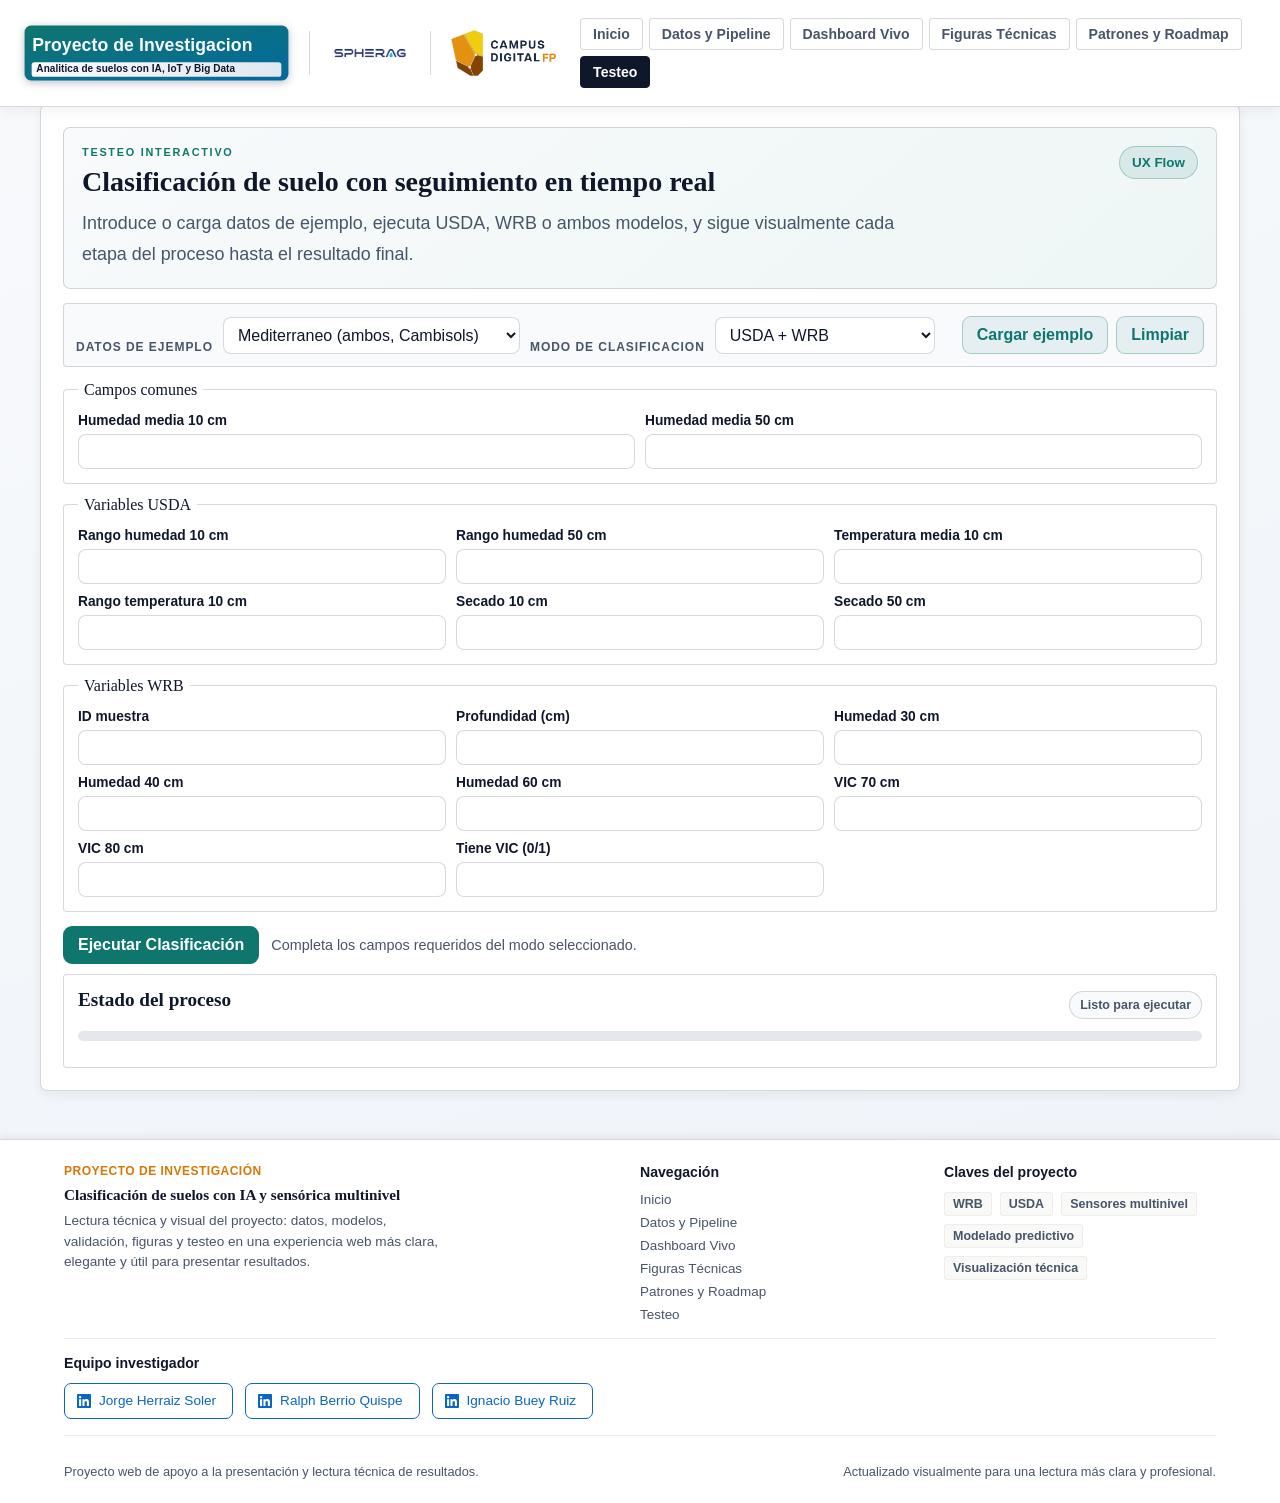
<file: testeo.html>
﻿<!DOCTYPE html>
<html lang="es">
<head>
  <meta charset="UTF-8" />
  <meta name="viewport" content="width=device-width, initial-scale=1.0" />
  <title>Testeo · Clasificación de Suelos</title>
  <link rel="stylesheet" href="styles.css" />
</head>
<body>
  <header class="site-header">
    <div class="brand">
      <div class="brand-logos">
        <img src="logos/logo_proyecto.svg" alt="Proyecto de investigacion" class="logo-proyecto" />
        <span class="divider"></span>
        <img src="logos/logo_spherag.png" alt="Spherag" class="logo-spherag" />
        <span class="divider"></span>
        <img src="logos/logo_campus.png" alt="Campus Digital" class="logo-campus" />
      </div>
    </div>
    <nav class="page-nav">
      <a class="nav-link" href="index.html">Inicio</a>
      <a class="nav-link" href="datos.html">Datos y Pipeline</a>
      <a class="nav-link" href="dashboard.html">Dashboard Vivo</a>
      <a class="nav-link" href="figuras.html">Figuras Técnicas</a>
      <a class="nav-link" href="conclusiones.html">Patrones y Roadmap</a>
      <a class="nav-link is-active" href="testeo.html">Testeo</a>
    </nav>
  </header>

  <main class="page-container">
    <section id="testeo" class="content-block">
      <div class="testeo-hero">
        <div>
          <p class="kicker">Testeo Interactivo</p>
          <h2>Clasificación de suelo con seguimiento en tiempo real</h2>
          <p class="lead">
            Introduce o carga datos de ejemplo, ejecuta USDA, WRB o ambos modelos, y sigue visualmente cada etapa del proceso hasta el resultado final.
          </p>
        </div>
        <div class="testeo-hero-badge">UX Flow</div>
      </div>

      <form id="classificationForm" class="testeo-form" novalidate>
        <div class="testeo-toolbar">
          <label for="samplePreset">Datos de ejemplo</label>
          <select id="samplePreset" class="testeo-select">
            <option value="mediterraneo">Mediterraneo (ambos, Cambisols)</option>
            <option value="calcisol">Perfil calcisol (WRB)</option>
            <option value="fluvisol">Perfil fluvisol (WRB)</option>
            <option value="luvisol">Perfil luvisol (WRB)</option>
            <option value="arenoso">Perfil arenoso (USDA)</option>
            <option value="franco_arcillo_arenoso">Perfil franco arcillo-arenoso (USDA)</option>
            <option value="franco_arcilloso">Perfil franco arcilloso (USDA)</option>
          </select>

          <label for="classificationType">Modo de clasificacion</label>
          <span id="classificationTypeWrapper">
            <select id="classificationType" name="classificationType" class="testeo-select">
              <option value="both" selected>USDA + WRB</option>
              <option value="usda">Solo USDA</option>
              <option value="wrb">Solo WRB</option>
            </select>
          </span>

          <div class="testeo-actions-inline">
            <button type="button" id="loadSampleBtn" class="testeo-btn testeo-btn-soft">Cargar ejemplo</button>
            <button type="button" id="clearFormBtn" class="testeo-btn testeo-btn-soft">Limpiar</button>
          </div>
        </div>

        <div class="testeo-grid">
          <fieldset class="testeo-fieldset">
            <legend>Campos comunes</legend>
            <div class="testeo-input-grid two">
              <label>Humedad media 10 cm
                <input type="number" id="avgHum10cm" name="avgHum10cm" step="any" required />
              </label>
              <label>Humedad media 50 cm
                <input type="number" id="avgHum50cm" name="avgHum50cm" step="any" required />
              </label>
            </div>
          </fieldset>

          <fieldset class="testeo-fieldset" data-group="usda">
            <legend>Variables USDA</legend>
            <div class="testeo-input-grid three">
              <label>Rango humedad 10 cm
                <input type="number" id="rangeHum10cm" name="rangeHum10cm" step="any" required />
              </label>
              <label>Rango humedad 50 cm
                <input type="number" id="rangeHum50cm" name="rangeHum50cm" step="any" required />
              </label>
              <label>Temperatura media 10 cm
                <input type="number" id="avgTemp10cm" name="avgTemp10cm" step="any" required />
              </label>
              <label>Rango temperatura 10 cm
                <input type="number" id="rangeTemp10cm" name="rangeTemp10cm" step="any" required />
              </label>
              <label>Secado 10 cm
                <input type="number" id="dryRate10cm" name="dryRate10cm" step="any" required />
              </label>
              <label>Secado 50 cm
                <input type="number" id="dryRate50cm" name="dryRate50cm" step="any" required />
              </label>
            </div>
          </fieldset>

          <fieldset class="testeo-fieldset" data-group="wrb">
            <legend>Variables WRB</legend>
            <div class="testeo-input-grid three">
              <label>ID muestra
                <input type="number" id="id" name="id" step="1" required />
              </label>
              <label>Profundidad (cm)
                <input type="number" id="depth" name="depth" step="any" required />
              </label>
              <label>Humedad 30 cm
                <input type="number" id="vwc30cm" name="vwc30cm" step="any" required />
              </label>
              <label>Humedad 40 cm
                <input type="number" id="vwc40cm" name="vwc40cm" step="any" required />
              </label>
              <label>Humedad 60 cm
                <input type="number" id="vwc60cm" name="vwc60cm" step="any" required />
              </label>
              <label>VIC 70 cm
                <input type="number" id="vic70cm" name="vic70cm" step="any" required />
              </label>
              <label>VIC 80 cm
                <input type="number" id="vic80cm" name="vic80cm" step="any" required />
              </label>
              <label>Tiene VIC (0/1)
                <input type="number" id="hasVic" name="hasVic" step="1" min="0" max="1" required />
              </label>
            </div>
          </fieldset>
        </div>

        <div class="testeo-main-actions">
          <button type="button" id="executeClassification" class="testeo-btn testeo-btn-primary">Ejecutar Clasificación</button>
          <p id="validationHint" class="testeo-hint">Completa los campos requeridos del modo seleccionado.</p>
        </div>
      </form>

      <section class="testeo-progress" aria-live="polite">
        <div class="testeo-progress-head">
          <h3>Estado del proceso</h3>
          <span id="progressState" class="testeo-state-pill">Listo para ejecutar</span>
        </div>
        <div class="testeo-progress-track">
          <div id="progressBar" class="testeo-progress-bar"></div>
        </div>
        <div id="progressSteps" class="testeo-steps"></div>
      </section>

      <section id="resultPanel" class="testeo-results is-hidden" aria-live="polite">
        <div class="testeo-progress-head">
          <h3>Resultado de clasificación</h3>
          <span id="resultMode" class="testeo-state-pill result">Sin ejecutar</span>
        </div>
        <div id="resultCards" class="testeo-result-grid"></div>
      </section>
    </section>
  </main>

  <script src="usda_classification_predictive_model.js"></script>
  <script src="wrb_classifier.js"></script>
  <script>
    (function initTesteoFlow() {
      const presets = {
        mediterraneo: {
          avgHum10cm: 15.8, avgHum50cm: 21.4, rangeHum10cm: 0.48, rangeHum50cm: 0.21,
          avgTemp10cm: 24.3, rangeTemp10cm: 1.18, dryRate10cm: 0.017, dryRate50cm: 0.011,
          id: 101, depth: 80, vwc30cm: 8.8, vwc40cm: 7.1, vwc60cm: 9.2, vic70cm: 180, vic80cm: 210, hasVic: 1
        },
        calcisol: {
          avgHum10cm: 13.3, avgHum50cm: 22.8, rangeHum10cm: 0.37, rangeHum50cm: 0.19,
          avgTemp10cm: 23.1, rangeTemp10cm: 1.47, dryRate10cm: 0.014, dryRate50cm: 0.01,
          id: 202, depth: 95, vwc30cm: 5.5, vwc40cm: 5.9, vwc60cm: 6.4, vic70cm: 2.3, vic80cm: 2.6, hasVic: 1
        },
        fluvisol: {
          avgHum10cm: 16.1, avgHum50cm: 20.9, rangeHum10cm: 0.42, rangeHum50cm: 0.18,
          avgTemp10cm: 23.8, rangeTemp10cm: 1.3, dryRate10cm: 0.016, dryRate50cm: 0.011,
          id: 404, depth: 65, vwc30cm: 8.6, vwc40cm: 9.4, vwc60cm: 10.1, vic70cm: 220, vic80cm: 205, hasVic: 1
        },
        luvisol: {
          avgHum10cm: 14.4, avgHum50cm: 19.9, rangeHum10cm: 0.35, rangeHum50cm: 0.14,
          avgTemp10cm: 22.9, rangeTemp10cm: 1.44, dryRate10cm: 0.015, dryRate50cm: 0.01,
          id: 505, depth: 55, vwc30cm: 8.4, vwc40cm: 10.5, vwc60cm: 20.8, vic70cm: 170, vic80cm: 190, hasVic: 0
        },
        arenoso: {
          avgHum10cm: 0.05, avgHum50cm: 0.10, rangeHum10cm: 0.2, rangeHum50cm: 0.1,
          avgTemp10cm: 26.0, rangeTemp10cm: 1.0, dryRate10cm: 0.02, dryRate50cm: 0.015,
          id: 303, depth: 70, vwc30cm: 1.0, vwc40cm: 1.2, vwc60cm: 1.1, vic70cm: 0.5, vic80cm: 0.6, hasVic: 0
        }
        ,
        franco_arcillo_arenoso: {
          avgHum10cm: 15.0, avgHum50cm: 20.0, rangeHum10cm: 0.5, rangeHum50cm: 0.2,
          avgTemp10cm: 22.0, rangeTemp10cm: 1.0, dryRate10cm: 0.016, dryRate50cm: 0.011,
          id: 601, depth: 75, vwc30cm: 8.0, vwc40cm: 8.5, vwc60cm: 9.0, vic70cm: 1.5, vic80cm: 1.7, hasVic: 0
        },
        franco_arcilloso: {
          avgHum10cm: 10.0, avgHum50cm: 15.0, rangeHum10cm: 0.3, rangeHum50cm: 0.1,
          avgTemp10cm: 18.0, rangeTemp10cm: 0.8, dryRate10cm: 0.012, dryRate50cm: 0.009,
          id: 701, depth: 80, vwc30cm: 7.0, vwc40cm: 7.5, vwc60cm: 8.0, vic70cm: 1.0, vic80cm: 1.1, hasVic: 0
        }
      };

      const form = document.getElementById('classificationForm');
      const classificationType = document.getElementById('classificationType');
      const resultPanel = document.getElementById('resultPanel');
      const resultCards = document.getElementById('resultCards');
      const executeBtn = document.getElementById('executeClassification');
      const progressBar = document.getElementById('progressBar');
      const progressState = document.getElementById('progressState');
      const progressSteps = document.getElementById('progressSteps');
      const validationHint = document.getElementById('validationHint');

      // --- 1. GESTIÓN DE MODOS, LIMPIEZA TOTAL Y REQUERIDOS DINÁMICOS ---
      function handleModeChange() {
        const mode = classificationType.value;
        const usdaFieldset = form.querySelector('[data-group="usda"]');
        const wrbFieldset = form.querySelector('[data-group="wrb"]');

        resultPanel.classList.add('is-hidden');
        progressBar.style.width = '0%';
        progressState.textContent = 'Listo para ejecutar';
        progressSteps.innerHTML = '';
        validationHint.textContent = 'Completa los campos requeridos del modo seleccionado.';

        if (mode === 'usda') {
          // Mostrar USDA, ocultar WRB
          usdaFieldset.style.display = '';
          wrbFieldset.style.display = 'none';
          
          // Limpiar valores y quitar obligatoriedad a WRB
          wrbFieldset.querySelectorAll('input').forEach(input => {
            input.value = '';
            input.removeAttribute('required');
          });
          // Asegurar que USDA sea obligatorio
          usdaFieldset.querySelectorAll('input').forEach(input => input.setAttribute('required', ''));
          
        } else if (mode === 'wrb') {
          // Mostrar WRB, ocultar USDA
          usdaFieldset.style.display = 'none';
          wrbFieldset.style.display = '';
          
          // Limpiar valores y quitar obligatoriedad a USDA
          usdaFieldset.querySelectorAll('input').forEach(input => {
            input.value = '';
            input.removeAttribute('required');
          });
          // Asegurar que WRB sea obligatorio
          wrbFieldset.querySelectorAll('input').forEach(input => input.setAttribute('required', ''));
          
        } else {
          // Mostrar ambos modos
          usdaFieldset.style.display = '';
          wrbFieldset.style.display = '';
          
          // Ambos obligatorios
          usdaFieldset.querySelectorAll('input').forEach(input => input.setAttribute('required', ''));
          wrbFieldset.querySelectorAll('input').forEach(input => input.setAttribute('required', ''));
        }
      }

      classificationType.addEventListener('change', handleModeChange);

      // --- 2. CARGAR CAMPOS FILTRADOS SEGÚN EL PRESET Y EL MODO ---
      const classificationTypeWrapper = document.getElementById('classificationTypeWrapper');
      const classificationTypeSelect = document.getElementById('classificationType');
      document.getElementById('loadSampleBtn').addEventListener('click', () => {
        const presetKey = document.getElementById('samplePreset').value;
        const selectedPreset = presets[presetKey];
        // Selección automática del modo según el preset
        let autoMode = 'both';
        if (presetKey === 'arenoso' || presetKey === 'franco_arcillo_arenoso' || presetKey === 'franco_arcilloso') {
          autoMode = 'usda';
        } else if (presetKey === 'calcisol' || presetKey === 'fluvisol' || presetKey === 'luvisol') {
          autoMode = 'wrb';
        } else if (presetKey === 'mediterraneo') {
          autoMode = 'both';
        }
        classificationTypeSelect.value = autoMode;
        handleModeChange();

        // Ocultar el selector y mostrar solo el valor si es USDA o WRB
        if (autoMode === 'usda' || autoMode === 'wrb') {
          const label = autoMode === 'usda' ? 'Solo USDA' : 'Solo WRB';
          classificationTypeWrapper.innerHTML = `<span class="testeo-select" style="background:#f5f5f5;cursor:default;">${label}</span>`;
        } else {
          // Restaurar el selector si es ambos
          classificationTypeWrapper.innerHTML = `<select id="classificationType" name="classificationType" class="testeo-select"><option value="both" selected>USDA + WRB</option><option value="usda">Solo USDA</option><option value="wrb">Solo WRB</option></select>`;
          // Volver a asociar el evento de cambio
          document.getElementById('classificationType').addEventListener('change', handleModeChange);
        }

        if (selectedPreset) {
          // Campos comunes siempre se cargan
          document.getElementById('avgHum10cm').value = (selectedPreset.avgHum10cm ?? '');
          document.getElementById('avgHum50cm').value = (selectedPreset.avgHum50cm ?? '');

          // Cargar USDA solo si aplica
          if (autoMode === 'usda' || autoMode === 'both') {
            const fields = ['rangeHum10cm', 'rangeHum50cm', 'avgTemp10cm', 'rangeTemp10cm', 'dryRate10cm', 'dryRate50cm'];
            fields.forEach(id => {
              document.getElementById(id).value = (selectedPreset[id] ?? '');
            });
          }

          // Cargar WRB solo si aplica
          if (autoMode === 'wrb' || autoMode === 'both') {
            const fields = ['id', 'depth', 'vwc30cm', 'vwc40cm', 'vwc60cm', 'vic70cm', 'vic80cm', 'hasVic'];
            fields.forEach(id => {
              document.getElementById(id).value = (selectedPreset[id] ?? '');
            });
          }

          resultPanel.classList.add('is-hidden');
          progressBar.style.width = '0%';
          progressState.textContent = 'Muestra cargada. Listo para procesar.';
          progressSteps.innerHTML = '';
        }
      });
      // --- LIMPIAR: restaurar el selector de modo de clasificación ---
      document.getElementById('clearFormBtn').addEventListener('click', () => {
        classificationTypeWrapper.innerHTML = `<select id="classificationType" name="classificationType" class="testeo-select"><option value="both" selected>USDA + WRB</option><option value="usda">Solo USDA</option><option value="wrb">Solo WRB</option></select>`;
        document.getElementById('classificationType').addEventListener('change', handleModeChange);
      });

      // --- 3. CALCULADORA VIVA (PROCESO ASÍNCRONO ALEATORIO) ---
      executeBtn.addEventListener('click', () => {
        // Validar únicamente los campos activos gracias al cambio dinámico de required
        if (!form.checkValidity()) {
          form.reportValidity();
          return;
        }

        const mode = classificationType.value;
        executeBtn.disabled = true;
        resultPanel.classList.add('is-hidden');
        progressSteps.innerHTML = '';
        validationHint.textContent = '';

        let progress = 0;
        progressState.textContent = 'Iniciando pipeline de clasificación...';

        const logsTimeline = [
          { threshold: 20, msg: 'Validando parámetros del suelo e integridad...' },
          { threshold: 50, msg: mode === 'both' ? 'Evaluando reglas cruzadas USDA + WRB...' : `Procesando matriz analítica para algoritmo ${mode.toUpperCase()}...` },
          { threshold: 80, msg: 'Estructurando reporte e interpretaciones técnicas...' }
        ];

        function simulateProgress() {
          if (progress >= 100) {
            progressBar.style.width = '100%';
            progressState.textContent = 'Proceso completado.';
            executeBtn.disabled = false;
            showRealResults(mode); // Llamada al cálculo real final
          } else {
            // Incremento orgánico aleatorio entre 6% y 15%
            progress += Math.floor(Math.random() * 10) + 6;
            if (progress > 100) progress = 100;

            progressBar.style.width = `${progress}%`;

            // Imprimir logs acumulativos en la UI
            logsTimeline.forEach(step => {
              if (progress >= step.threshold && !progressSteps.innerHTML.includes(step.msg)) {
                progressState.textContent = step.msg;
                const p = document.createElement('p');
                p.style.margin = '4px 0';
                p.style.fontSize = '0.9rem';
                p.innerHTML = `🔹 <strong>[${progress}%]</strong> ${step.msg}`;
                progressSteps.appendChild(p);
              }
            });

            // Retardo aleatorio por paso (entre 200ms y 500ms) para simular carga real
            setTimeout(simulateProgress, Math.floor(Math.random() * 300) + 200);
          }
        }

        simulateProgress();
      });

      // --- 4. RENDERIZACIÓN DE RESULTADOS REALES ---
      function showRealResults(mode) {
        const formData = new FormData(form);
        const data = Object.fromEntries(formData.entries());
        let htmlCards = '';

        document.getElementById('resultMode').textContent = `Modo: ${mode.toUpperCase()}`;

        if (mode === 'usda' || mode === 'both') {
          const usdaResult = predictSoilType(
            parseFloat(data.avgHum10cm), parseFloat(data.avgHum50cm),
            parseFloat(data.rangeHum10cm), parseFloat(data.rangeHum50cm),
            parseFloat(data.avgTemp10cm), parseFloat(data.rangeTemp10cm),
            parseFloat(data.dryRate10cm), parseFloat(data.dryRate50cm)
          );
          htmlCards += `
            <div class="result-card u-usda-border">
              <h4>Clasificación Estilo USDA</h4>
              <p class="res-type"><strong>Resultado:</strong> ${usdaResult || 'No determinado'}</p>
              <small class="res-meta">Calculado usando modelo predictivo multivariable de humedad/temperatura a 10 y 50cm.</small>
            </div>`;
        }

        if (mode === 'wrb' || mode === 'both') {
          const wrbResult = classifyWRB({
            id: parseInt(data.id) || 0,
            depth: parseFloat(data.depth) || 0,
            vwc10cm: parseFloat(data.avgHum10cm),
            vwc30cm: parseFloat(data.vwc30cm),
            vwc40cm: parseFloat(data.vwc40cm),
            vwc60cm: parseFloat(data.vwc60cm),
            vic70cm: parseFloat(data.vic70cm),
            vic80cm: parseFloat(data.vic80cm),
            hasVic: parseInt(data.hasVic) || 0
          });
          htmlCards += `
            <div class="result-card u-wrb-border">
              <h4>Clasificación Estilo WRB</h4>
              <p class="res-type"><strong>Suelo:</strong> ${wrbResult.soilType || 'No determinado'}</p>
              <p class="res-rule"><strong>Regla disparada:</strong> <code>${wrbResult.rule || 'N/A'}</code></p>
              <p class="res-interp"><strong>Interpretación técnica:</strong> ${wrbResult.interpretation || 'N/A'}</p>
            </div>`;
        }

        resultCards.innerHTML = htmlCards;
        resultPanel.classList.remove('is-hidden');
        resultPanel.scrollIntoView({ behavior: 'smooth' });
      }

      // Inicialización por defecto
      handleModeChange();
      // --- 5. LIMPIAR FORMULARIO Y RESULTADOS ---
      document.getElementById('clearFormBtn').addEventListener('click', () => {
        // Limpiar todos los campos del formulario
        Array.from(form.elements).forEach(el => {
          if (el.tagName === 'INPUT') {
            el.value = '';
          } else if (el.tagName === 'SELECT') {
            el.selectedIndex = 0;
          }
        });
        // Ocultar resultados y resetear progreso
        resultPanel.classList.add('is-hidden');
        progressBar.style.width = '0%';
        progressState.textContent = 'Listo para ejecutar';
        progressSteps.innerHTML = '';
        validationHint.textContent = 'Completa los campos requeridos del modo seleccionado.';
      });

    })();
  </script>
  <script src="site-effects.js"></script>
</body>
</html>
</file>
<file: styles.css>
﻿:root {
  --bg-1: #f8fafc;
  --bg-2: #eef2f7;
  --paper: #ffffff;
  --ink: #0f172a;
  --muted: #475569;
  --line: rgba(15, 23, 42, 0.08);
  --line-strong: rgba(15, 23, 42, 0.16);
  --accent: #0f766e;
  --accent-2: #d97706;
  --accent-3: #0369a1;
  --radius-xl: 10px;
  --radius-lg: 7px;
  --radius-md: 4px;
  --shadow-soft: 0 4px 12px rgba(15, 23, 42, 0.06);
  --shadow-lift: 0 10px 22px rgba(15, 23, 42, 0.10);
}

* { box-sizing: border-box; }

html, body {
  margin: 0;
  min-height: 100%;
}

body {
  font-family: 'Space Grotesk', 'Segoe UI', sans-serif;
  color: var(--ink);
  background: linear-gradient(160deg, var(--bg-1), var(--bg-2));
  overflow-x: hidden;
}

h1, h2, h3 {
  margin: 0 0 10px;
  font-family: 'Fraunces', Georgia, serif;
  line-height: 1.15;
}

h1 { font-size: clamp(1.75rem, 3.5vw, 2.8rem); }
h2 { font-size: clamp(1.2rem, 2.4vw, 1.75rem); }
h3 { font-size: clamp(1rem, 1.8vw, 1.2rem); }

p { margin: 0; }

/* ── Header ── */
.site-header {
  position: fixed;
  top: 0;
  left: 0;
  right: 0;
  z-index: 40;
  display: flex;
  justify-content: space-between;
  align-items: center;
  gap: 24px;
  padding: 18px 24px;
  border-bottom: 1px solid var(--line-strong);
  background: #ffffff;
  box-shadow: var(--shadow-soft);
}

.brand {
  display: flex;
  align-items: center;
  gap: 10px;
}

.brand-logos {
  display: flex;
  align-items: center;
  gap: 20px;
}

.brand-logos img {
  width: auto;
  max-height: 50px;
  display: block;
}

.brand-logos img.logo-spherag,
.brand-logos img.logo-campus {
  max-height: 46px;
}

.brand-logos img.logo-proyecto {
  background: transparent;
  padding: 0;
  border: 0;
  border-radius: 0;
  height: 56px;
  max-width: min(56vw, 620px);
  width: auto;
  max-height: none;
  filter: drop-shadow(0 2px 4px rgba(15, 23, 42, 0.28));
}

.brand-logos .divider {
  width: 1px;
  height: 44px;
  background: var(--line-strong);
}

/* fallback si no cargan logos */
.brand-dot {
  width: 10px;
  height: 10px;
  border-radius: 50%;
  background: var(--accent);
}

.brand p {
  font-size: 0.92rem;
  font-weight: 600;
  color: var(--ink);
}

.page-nav {
  display: flex;
  gap: 6px;
  flex-wrap: wrap;
}

.nav-link {
  text-decoration: none;
  color: var(--muted);
  border: 1px solid var(--line-strong);
  background: #fff;
  border-radius: 4px;
  padding: 7px 12px;
  font-size: 0.88rem;
  font-weight: 600;
  transition: border-color 0.18s, color 0.18s, background 0.18s;
}

.nav-link:hover {
  border-color: var(--accent);
  color: var(--ink);
}

.nav-link.is-active {
  background: #0f172a;
  color: #fff;
  border-color: #0f172a;
}

/* ── Layout ── */
.page-container {
  width: min(1200px, 94vw);
  margin: 104px auto 48px;
  display: grid;
  gap: 16px;
}

/* ── Blocks ── */
.hero,
.content-block,
.card,
.chart-card {
  border: 1px solid var(--line-strong);
  border-radius: var(--radius-lg);
  background: var(--paper);
  box-shadow: var(--shadow-soft);
}

.hero,
.content-block {
  padding: 22px;
}

.hero {
  border-top: 3px solid var(--accent);
}

.kicker {
  text-transform: uppercase;
  letter-spacing: 0.16em;
  font-size: 0.68rem;
  font-weight: 700;
  color: var(--accent);
  margin-bottom: 8px;
}

.lead {
  max-width: 860px;
  font-size: clamp(0.97rem, 1.6vw, 1.12rem);
  line-height: 1.72;
  color: var(--muted);
}

.grid { display: grid; gap: 14px; }
.grid.two   { grid-template-columns: repeat(2, minmax(0, 1fr)); }
.grid.three { grid-template-columns: repeat(3, minmax(0, 1fr)); }

.card {
  padding: 16px;
  transition: transform 0.15s ease, box-shadow 0.15s ease, border-color 0.15s ease;
}

.card:hover {
  transform: translateY(-2px);
  box-shadow: var(--shadow-lift);
  border-color: rgba(15, 118, 110, 0.3);
}

.card p, .card li {
  color: var(--muted);
  line-height: 1.62;
}

.card.tall { min-height: 160px; }
.card.warn { border-left: 4px solid var(--accent-2); }

.quick-access { margin-top: 0; }

.action-link {
  display: inline-block;
  margin-top: 12px;
  text-decoration: none;
  font-weight: 700;
  font-size: 0.88rem;
  color: var(--accent);
}

.action-link::after { content: ' 92'; }
.action-link:hover  { color: var(--accent-3); }

.chip-row {
  display: flex;
  flex-wrap: wrap;
  gap: 8px;
  margin-top: 14px;
}

.chip {
  background: rgba(15, 118, 110, 0.07);
  border: 1px solid rgba(15, 118, 110, 0.2);
  border-radius: 4px;
  padding: 5px 10px;
  font-size: 0.84rem;
  font-weight: 700;
  color: var(--ink);
  text-decoration: none;
}

.chip-linkedin {
  display: inline-flex;
  align-items: center;
  gap: 6px;
}

.chip-linkedin::before {
  content: "";
  width: 14px;
  height: 14px;
  flex: 0 0 14px;
  background-size: contain;
  background-repeat: no-repeat;
  background-position: center;
  background-image: url("data:image/svg+xml,%3Csvg xmlns='http://www.w3.org/2000/svg' viewBox='0 0 24 24'%3E%3Cpath fill='%230A66C2' d='M20.45 20.45h-3.56v-5.57c0-1.33-.03-3.04-1.85-3.04-1.86 0-2.14 1.45-2.14 2.95v5.66H9.34V9h3.42v1.56h.05c.48-.9 1.64-1.85 3.38-1.85 3.62 0 4.29 2.38 4.29 5.48v6.26zM5.34 7.43a2.07 2.07 0 1 1 0-4.14 2.07 2.07 0 0 1 0 4.14zM7.12 20.45H3.56V9h3.56v11.45zM22.22 0H1.78C.8 0 0 .77 0 1.72v20.56C0 23.23.8 24 1.78 24h20.44c.98 0 1.78-.77 1.78-1.72V1.72C24 .77 23.2 0 22.22 0z'/%3E%3C/svg%3E");
}

.steps {
  margin: 0;
  padding-left: 20px;
  display: grid;
  gap: 8px;
  line-height: 1.5;
}

.steps li {
  border-left: 3px solid var(--accent);
  padding: 8px 12px;
  background: rgba(15, 118, 110, 0.04);
}

/* ── Bars ── */
.bars {
  display: grid;
  gap: 14px;
  width: min(720px, 100%);
}

.bar-row { display: grid; gap: 5px; }

.bar-row span {
  font-weight: 700;
  font-size: 0.88rem;
  color: var(--ink);
}

.bar {
  height: 10px;
  background: rgba(100, 116, 139, 0.2);
  border-radius: 4px;
  overflow: hidden;
}

.bar i {
  display: block;
  height: 100%;
  border-radius: 4px;
  background: var(--accent);
}

.note {
  color: var(--muted);
  max-width: 720px;
  margin-top: 12px;
  font-size: 0.92rem;
}

/* ── Timeline ── */
.timeline {
  display: grid;
  grid-template-columns: repeat(4, minmax(0, 1fr));
  gap: 12px;
}

.milestone {
  border-radius: var(--radius-md);
  background: #fff;
  border: 1px solid var(--line-strong);
  padding: 12px;
}

.milestone b {
  display: inline-flex;
  align-items: center;
  justify-content: center;
  width: 26px;
  height: 26px;
  border-radius: 4px;
  background: #0f172a;
  color: #fff;
  font-size: 0.82rem;
  margin-bottom: 8px;
}

/* ── Controls ── */
.live-controls {
  display: flex;
  gap: 12px;
  flex-wrap: wrap;
}

.live-controls label {
  display: grid;
  gap: 5px;
  font-size: 0.74rem;
  text-transform: uppercase;
  letter-spacing: 0.1em;
  font-weight: 700;
  color: var(--muted);
  min-width: 0;
}

.live-controls select {
  min-width: 185px;
  border: 1px solid var(--line-strong);
  border-radius: 6px;
  padding: 8px 10px;
  background: #fff;
  color: var(--ink);
  font: inherit;
  font-size: 0.93rem;
}

/* ── Charts ── */
.chart-grid {
  display: grid;
  grid-template-columns: 1fr 1fr;
  gap: 14px;
  min-width: 0;
  max-width: 100%;
}

.chart-card {
  padding: 16px;
  transition: box-shadow 0.18s, border-color 0.18s;
  min-width: 0;
  overflow: hidden;
}

.chart-card:hover {
  box-shadow: var(--shadow-lift);
  border-color: rgba(15, 118, 110, 0.25);
}

.chart-card.full { grid-column: 1 / -1; }

.chart      { width: 100%; height: 360px; }
.chart.wide { height: 340px; }

.chart {
  min-width: 0;
  overflow: hidden;
}

.chart .plot-container,
.chart .svg-container,
.chart .main-svg {
  max-width: 100% !important;
}

/* ── Counter ── */
.class-counter {
  display: flex;
  flex-wrap: wrap;
  gap: 10px;
  align-items: stretch;
}

.counter-tools {
  display: flex;
  justify-content: space-between;
  align-items: center;
  gap: 10px;
  margin-bottom: 10px;
  flex-wrap: wrap;
}

.counter-summary { font-weight: 700; color: var(--ink); }

.counter-summary,
.counter-note,
.provenance-box {
  overflow-wrap: anywhere;
}

.counter-pill {
  min-width: 180px;
  border: 1px solid var(--line-strong);
  border-radius: var(--radius-md);
  padding: 10px 12px;
  background: #fff;
}

.counter-pill b  { display: block; margin-bottom: 4px; }
.counter-pill small { color: var(--muted); }

.ctrl {
  border: 1px solid var(--line-strong);
  border-radius: 6px;
  padding: 9px 12px;
  font: inherit;
  font-weight: 600;
  cursor: pointer;
  background: #fff;
  color: var(--ink);
  transition: background 0.15s;
}

    min-width: 0;

.export-btn { padding: 7px 10px; font-size: 0.88rem; }
.counter-note { margin-top: 10px; color: var(--muted); font-size: 0.88rem; }

/* ── Provenance ── */
.provenance-box {
  margin-top: 12px;
  border: 1px solid var(--line-strong);
  border-left: 4px solid var(--accent);
  border-radius: var(--radius-md);
  padding: 12px 16px;
  background: rgba(15, 118, 110, 0.04);
  color: var(--ink);
  font-size: 0.92rem;
  line-height: 1.6;
}

.defense-tools {
  margin-top: 12px;
  display: flex;
  align-items: center;
  gap: 10px;
  flex-wrap: wrap;
}

.defense-card {
  margin-top: 10px;
  border: 1px solid #0f172a;
  border-radius: var(--radius-md);
  padding: 16px 20px;
  background: #0f172a;
  color: #e2e8f0;
  box-shadow: var(--shadow-soft);
}

.defense-card h3  { color: #fff; margin-bottom: 8px; }
.defense-line     { margin-bottom: 6px; line-height: 1.55; }
.defense-muted    { color: rgba(226,232,240,0.6); }

/* ── Method tags ── */
.method-tags {
  display: flex;
  flex-wrap: wrap;
  gap: 8px;
  margin-bottom: 10px;
}

.method-tag {
  border: 1px solid rgba(3, 105, 161, 0.25);
  background: rgba(3, 105, 161, 0.07);
  border-radius: 4px;
  padding: 5px 10px;
  font-size: 0.84rem;
  font-weight: 700;
  color: var(--ink);
}

/* ── Figures ── */
.figure-grid {
  display: grid;
  grid-template-columns: 1fr 1fr;
  gap: 14px;
}

.figure-chart { height: 420px; }

/* ── Stats table ── */
.stats-panel { margin-top: 12px; overflow-x: auto; }

.stats-table {
  width: 100%;
  border-collapse: collapse;
  background: #fff;
  border: 1px solid var(--line-strong);
  border-radius: 6px;
  font-size: 0.9rem;
}

.stats-table th,
.stats-table td {
  border-bottom: 1px solid rgba(148, 163, 184, 0.2);
  padding: 8px 12px;
  text-align: left;
}

.stats-table th {
  font-weight: 700;
  background: #f1f5f9;
  color: var(--ink);
}

.stats-pass { color: #0a6e5c; font-weight: 700; }
.stats-fail { color: #b91c1c; font-weight: 700; }

/* ── Responsive ── */
@media (max-width: 1100px) {
  .grid.three,
  .chart-grid,
  .figure-grid {
    grid-template-columns: 1fr;
  }
  .timeline { grid-template-columns: 1fr 1fr; }
}

@media (max-width: 1024px), (hover: none) and (pointer: coarse) {
  .site-header {
    position: static !important;
  }

  .page-container {
    margin-top: 16px;
  }
}

@media (max-width: 1200px) and (min-width: 761px) {
  .site-header {
    padding: 14px 16px;
    flex-direction: column;
    align-items: stretch;
    gap: 12px;
  }

  .brand {
    width: 100%;
    justify-content: center;
  }

  .brand-logos {
    gap: 14px;
    flex-wrap: wrap;
  }

  .brand-logos img.logo-proyecto {
    height: 52px;
    max-width: 100%;
  }

  .page-nav {
    width: 100%;
    display: flex;
    flex-wrap: wrap;
    justify-content: center;
    gap: 8px;
    padding-left: 0;
  }

  .nav-link {
    text-align: center;
    padding: 8px 10px;
  }
}

@media (max-width: 760px) {
  .site-header {
    position: static;
    height: auto;
    padding: 12px 14px;
    flex-direction: column;
    align-items: flex-start;
    gap: 10px;
  }
  .brand-logos {
    gap: 10px;
    flex-wrap: wrap;
  }
  .brand-logos .divider {
    display: none;
  }
  .brand-logos img.logo-proyecto {
    height: 50px;
    max-width: 100%;
  }
  .page-nav {
    width: 100%;
    display: grid;
    grid-template-columns: repeat(2, minmax(0, 1fr));
    gap: 8px;
  }
  .nav-link {
    text-align: center;
    width: 100%;
  }
  .page-container {
    width: min(1200px, 96vw);
    margin-top: 16px;
  }
  .live-controls {
    flex-direction: column;
    align-items: stretch;
    gap: 10px;
  }
  .live-controls label,
  .live-controls select {
    width: 100%;
    min-width: 0;
  }
  .chart-card,
  .chart-card.full,
  .class-counter,
  .counter-tools {
    min-width: 0;
  }
  .counter-pill {
    min-width: 0;
    width: 100%;
  }
  .content-block,
  .chart-grid,
  .chart-card,
  .chart {
    max-width: 100%;
  }
  .grid.two,
  .timeline { grid-template-columns: 1fr; }
  .chart      { height: 280px; }
  .chart.wide { height: 260px; }
  .figure-chart { height: 300px; }
}

/* ── Testeo UX ── */
.testeo-hero {
  border: 1px solid var(--line-strong);
  border-radius: var(--radius-lg);
  background: linear-gradient(140deg, #f8fafc, #eef6f5);
  padding: 18px;
  display: flex;
  justify-content: space-between;
  align-items: flex-start;
  gap: 14px;
  margin-bottom: 14px;
}

.testeo-hero-badge {
  border: 1px solid rgba(15, 118, 110, 0.28);
  background: rgba(15, 118, 110, 0.1);
  color: #0f766e;
  font-weight: 700;
  font-size: 0.84rem;
  border-radius: 999px;
  padding: 8px 12px;
}

.testeo-form {
  display: grid;
  gap: 14px;
}

.testeo-toolbar {
  display: flex;
  gap: 10px;
  flex-wrap: wrap;
  align-items: flex-end;
  border: 1px solid var(--line-strong);
  border-radius: var(--radius-md);
  padding: 12px;
  background: #f8fafc;
}

.testeo-toolbar label {
  display: grid;
  gap: 5px;
  font-size: 0.75rem;
  text-transform: uppercase;
  letter-spacing: 0.08em;
  font-weight: 700;
  color: var(--muted);
}

.testeo-select {
  min-width: 220px;
  max-width: 100%;
  border: 1px solid var(--line-strong);
  border-radius: 8px;
  padding: 8px 10px;
  background: #fff;
  color: var(--ink);
  font: inherit;
}

.testeo-actions-inline {
  display: flex;
  gap: 8px;
  margin-left: auto;
}

.testeo-grid {
  display: grid;
  gap: 12px;
}

.testeo-fieldset {
  border: 1px solid var(--line-strong);
  border-radius: var(--radius-md);
  padding: 14px;
  margin: 0;
  background: #fff;
}

.testeo-fieldset legend {
  font-family: 'Fraunces', Georgia, serif;
  padding: 0 6px;
  font-size: 1rem;
  color: var(--ink);
}

.testeo-input-grid {
  display: grid;
  gap: 10px;
}

.testeo-input-grid.two {
  grid-template-columns: repeat(2, minmax(0, 1fr));
}

.testeo-input-grid.three {
  grid-template-columns: repeat(3, minmax(0, 1fr));
}

.testeo-input-grid label {
  display: grid;
  gap: 6px;
  font-size: 0.86rem;
  color: var(--ink);
  font-weight: 600;
}

.testeo-input-grid input {
  border: 1px solid var(--line-strong);
  border-radius: 8px;
  padding: 9px 10px;
  font: inherit;
  color: var(--ink);
  background: #fff;
}

.testeo-input-grid input:focus,
.testeo-select:focus {
  outline: 2px solid rgba(3, 105, 161, 0.28);
  outline-offset: 1px;
}

.testeo-main-actions {
  display: flex;
  flex-wrap: wrap;
  gap: 12px;
  align-items: center;
}

.testeo-btn {
  border: 1px solid transparent;
  border-radius: 9px;
  padding: 9px 14px;
  font: inherit;
  font-weight: 700;
  cursor: pointer;
  transition: transform 0.14s ease, box-shadow 0.14s ease, background 0.14s ease;
}

.testeo-btn:hover {
  transform: translateY(-1px);
  box-shadow: var(--shadow-soft);
}

.testeo-btn-primary {
  background: #0f766e;
  color: #fff;
}

.testeo-btn-soft {
  border-color: rgba(15, 118, 110, 0.3);
  background: rgba(15, 118, 110, 0.08);
  color: #0f766e;
}

.testeo-btn-ghost {
  border-color: var(--line-strong);
  background: #fff;
  color: var(--ink);
}

.testeo-hint {
  color: var(--muted);
  font-size: 0.9rem;
}

.testeo-hint.error {
  color: #b91c1c;
  font-weight: 700;
}

.testeo-progress,
.testeo-results {
  border: 1px solid var(--line-strong);
  border-radius: var(--radius-md);
  background: #fff;
  padding: 14px;
  margin-top: 10px;
}

.testeo-progress-head {
  display: flex;
  justify-content: space-between;
  align-items: center;
  gap: 8px;
  margin-bottom: 10px;
}

.testeo-state-pill {
  border-radius: 999px;
  border: 1px solid var(--line-strong);
  padding: 6px 10px;
  font-size: 0.78rem;
  font-weight: 700;
  color: var(--muted);
  background: #f8fafc;
}

.testeo-state-pill.result {
  color: #0f172a;
}

.testeo-progress-track {
  height: 10px;
  border-radius: 999px;
  background: rgba(148, 163, 184, 0.25);
  overflow: hidden;
}

.testeo-progress-bar {
  height: 100%;
  width: 0;
  border-radius: 999px;
  background: linear-gradient(90deg, #0f766e, #0369a1);
  transition: width 0.4s ease;
}

.testeo-steps {
  margin-top: 12px;
  display: grid;
  gap: 8px;
}

.testeo-step {
  display: flex;
  align-items: center;
  gap: 10px;
  border-radius: 8px;
  border: 1px solid var(--line-strong);
  padding: 8px 10px;
  background: #fff;
}

.testeo-step .step-index {
  width: 24px;
  height: 24px;
  border-radius: 6px;
  display: inline-flex;
  align-items: center;
  justify-content: center;
  font-size: 0.78rem;
  font-weight: 700;
  border: 1px solid var(--line-strong);
  color: var(--muted);
}

.testeo-step .step-label {
  font-size: 0.9rem;
  color: var(--ink);
}

.testeo-step.active {
  border-color: rgba(3, 105, 161, 0.35);
  background: rgba(3, 105, 161, 0.08);
}

.testeo-step.done {
  border-color: rgba(15, 118, 110, 0.35);
  background: rgba(15, 118, 110, 0.08);
}

.testeo-step.done .step-index {
  background: #0f766e;
  border-color: #0f766e;
  color: #fff;
}

.testeo-result-grid {
  display: grid;
  grid-template-columns: repeat(2, minmax(0, 1fr));
  gap: 10px;
}

.testeo-result-card {
  border: 1px solid var(--line-strong);
  border-radius: 10px;
  padding: 12px;
  background: linear-gradient(150deg, #ffffff, #f8fafc);
}

.testeo-result-card h4 {
  margin: 0 0 8px;
  font-size: 0.92rem;
  text-transform: uppercase;
  letter-spacing: 0.08em;
  color: var(--muted);
}

.testeo-result-value {
  font-family: 'Fraunces', Georgia, serif;
  font-size: 1.35rem;
  color: #0f172a;
  margin: 0 0 6px;
}

.testeo-result-detail {
  margin: 0;
  color: var(--muted);
  line-height: 1.5;
  font-size: 0.88rem;
}

.is-hidden {
  display: none;
}

@media (max-width: 1100px) {
  .testeo-input-grid.three,
  .testeo-result-grid {
    grid-template-columns: 1fr 1fr;
  }
}

@media (max-width: 760px) {
  .testeo-hero {
    flex-direction: column;
    align-items: flex-start;
  }

  .testeo-toolbar {
    flex-direction: column;
    align-items: stretch;
  }

  .testeo-toolbar > label,
  .testeo-toolbar > #classificationTypeWrapper,
  .testeo-toolbar > .testeo-actions-inline {
    width: 100%;
    min-width: 0;
  }

  .testeo-select {
    min-width: 0;
    width: 100%;
  }

  .testeo-actions-inline {
    margin-left: 0;
    width: 100%;
    justify-content: stretch;
  }

  .testeo-actions-inline .testeo-btn {
    flex: 1;
    min-width: 0;
  }

  .testeo-input-grid.two,
  .testeo-input-grid.three,
  .testeo-result-grid {
    grid-template-columns: 1fr;
  }

  .testeo-progress-head {
    flex-direction: column;
    align-items: flex-start;
  }
}

/* ── Footer ── */
.site-footer {
  background: #ffffff;
  border-top: 1px solid var(--line-strong);
  box-shadow: 0 -2px 8px rgba(26, 20, 16, 0.08);
  margin-top: 48px;
}

.footer-inner {
  width: min(1200px, 94vw);
  margin: 0 auto;
  padding: 24px;
  display: flex;
  flex-direction: column;
  gap: 16px;
}

.footer-grid {
  display: grid;
  grid-template-columns: 2fr 1fr 1fr;
  gap: 32px;
}

.footer-brand h3 {
  font-size: 0.95rem;
  font-weight: 700;
  color: var(--ink);
  margin: 8px 0;
}

.footer-brand p {
  font-size: 0.85rem;
  color: var(--muted);
  line-height: 1.5;
  max-width: 50ch;
}

.footer-kicker {
  display: block;
  font-size: 0.75rem;
  font-weight: 700;
  text-transform: uppercase;
  letter-spacing: 0.5px;
  color: var(--accent-2);
  margin-bottom: 4px;
}

.footer-col h4 {
  font-size: 0.88rem;
  font-weight: 700;
  color: var(--ink);
  margin: 0 0 12px 0;
}

.footer-links {
  display: flex;
  flex-direction: column;
  gap: 8px;
}

.footer-link {
  font-size: 0.84rem;
  color: var(--muted);
  text-decoration: none;
  transition: color 0.18s;
}

.footer-link:hover {
  color: var(--ink);
}

.footer-tags {
  display: flex;
  flex-wrap: wrap;
  gap: 8px;
}

.footer-tag {
  font-size: 0.78rem;
  font-weight: 600;
  color: var(--muted);
  background: rgba(157, 145, 135, 0.06);
  border: 1px solid rgba(157, 145, 135, 0.12);
  border-radius: 3px;
  padding: 4px 8px;
}

.footer-authors {
  display: flex;
  flex-direction: column;
  gap: 12px;
  padding: 16px 0;
  border-top: 1px solid var(--line);
  border-bottom: 1px solid var(--line);
}

.footer-authors h4 {
  font-size: 0.88rem;
  font-weight: 700;
  color: var(--ink);
  margin: 0;
}

.footer-chip-row {
  display: flex;
  flex-wrap: wrap;
  gap: 12px;
}

.chip.chip-linkedin {
  display: inline-flex;
  align-items: center;
  gap: 8px;
  padding: 8px 12px;
  background: #ffffff;
  border: 1px solid #0a66c2;
  border-radius: 7px;
  font-size: 0.85rem;
  font-weight: 500;
  color: #0a66c2;
  text-decoration: none;
  transition: all 0.18s;
}

.chip.chip-linkedin::before {
  content: '';
  display: inline-block;
  width: 18px;
  height: 18px;
  background-image: url('data:image/svg+xml;utf8,<svg xmlns="http://www.w3.org/2000/svg" viewBox="0 0 24 24" fill="%230A66C2"><path d="M20.447 20.452h-3.554v-5.569c0-1.328-.027-3.037-1.852-3.037-1.853 0-2.136 1.445-2.136 2.939v5.667H9.351V9h3.414v1.561h.046c.477-.9 1.637-1.85 3.37-1.85 3.601 0 4.267 2.37 4.267 5.455v6.286zM5.337 7.433c-1.144 0-2.063-.926-2.063-2.065 0-1.138.92-2.063 2.063-2.063 1.14 0 2.064.925 2.064 2.063 0 1.139-.925 2.065-2.064 2.065zm1.782 13.019H3.555V9h3.564v11.452zM22.225 0H1.771C.792 0 0 .774 0 1.729v20.542C0 23.227.792 24 1.771 24h20.451C23.2 24 24 23.227 24 22.271V1.729C24 .774 23.2 0 22.225 0z"/></svg>');
  background-size: contain;
  background-repeat: no-repeat;
  background-position: center;
}

.chip.chip-linkedin:hover {
  background: #0a66c2;
  color: #ffffff;
  border-color: #0a66c2;
}

.chip.chip-linkedin:hover::before {
  background-image: url('data:image/svg+xml;utf8,<svg xmlns="http://www.w3.org/2000/svg" viewBox="0 0 24 24" fill="%23ffffff"><path d="M20.447 20.452h-3.554v-5.569c0-1.328-.027-3.037-1.852-3.037-1.853 0-2.136 1.445-2.136 2.939v5.667H9.351V9h3.414v1.561h.046c.477-.9 1.637-1.85 3.37-1.85 3.601 0 4.267 2.37 4.267 5.455v6.286zM5.337 7.433c-1.144 0-2.063-.926-2.063-2.065 0-1.138.92-2.063 2.063-2.063 1.14 0 2.064.925 2.064 2.063 0 1.139-.925 2.065-2.064 2.065zm1.782 13.019H3.555V9h3.564v11.452zM22.225 0H1.771C.792 0 0 .774 0 1.729v20.542C0 23.227.792 24 1.771 24h20.451C23.2 24 24 23.227 24 22.271V1.729C24 .774 23.2 0 22.225 0z"/></svg>');
}

.footer-bottom {
  display: flex;
  justify-content: space-between;
  align-items: center;
  font-size: 0.8rem;
  color: var(--muted);
  padding-top: 12px;
}

@media (max-width: 1100px) {
  .footer-grid {
    grid-template-columns: 1fr 1fr;
    gap: 24px;
  }
  
  .footer-brand {
    grid-column: 1 / -1;
  }
}

@media (max-width: 760px) {
  .footer-inner {
    padding: 16px;
  }

  .footer-grid {
    grid-template-columns: 1fr;
    gap: 16px;
  }

  .footer-authors {
    padding: 12px 0;
    gap: 10px;
  }

  .footer-chip-row {
    flex-direction: column;
    align-items: stretch;
    gap: 8px;
  }

  .chip.chip-linkedin {
    width: 100%;
    justify-content: flex-start;
  }

  .footer-bottom {
    flex-direction: column;
    gap: 8px;
    text-align: left;
    align-items: flex-start;
  }

  .footer-bottom span {
    width: 100%;
    overflow-wrap: anywhere;
  }
}
</file>
